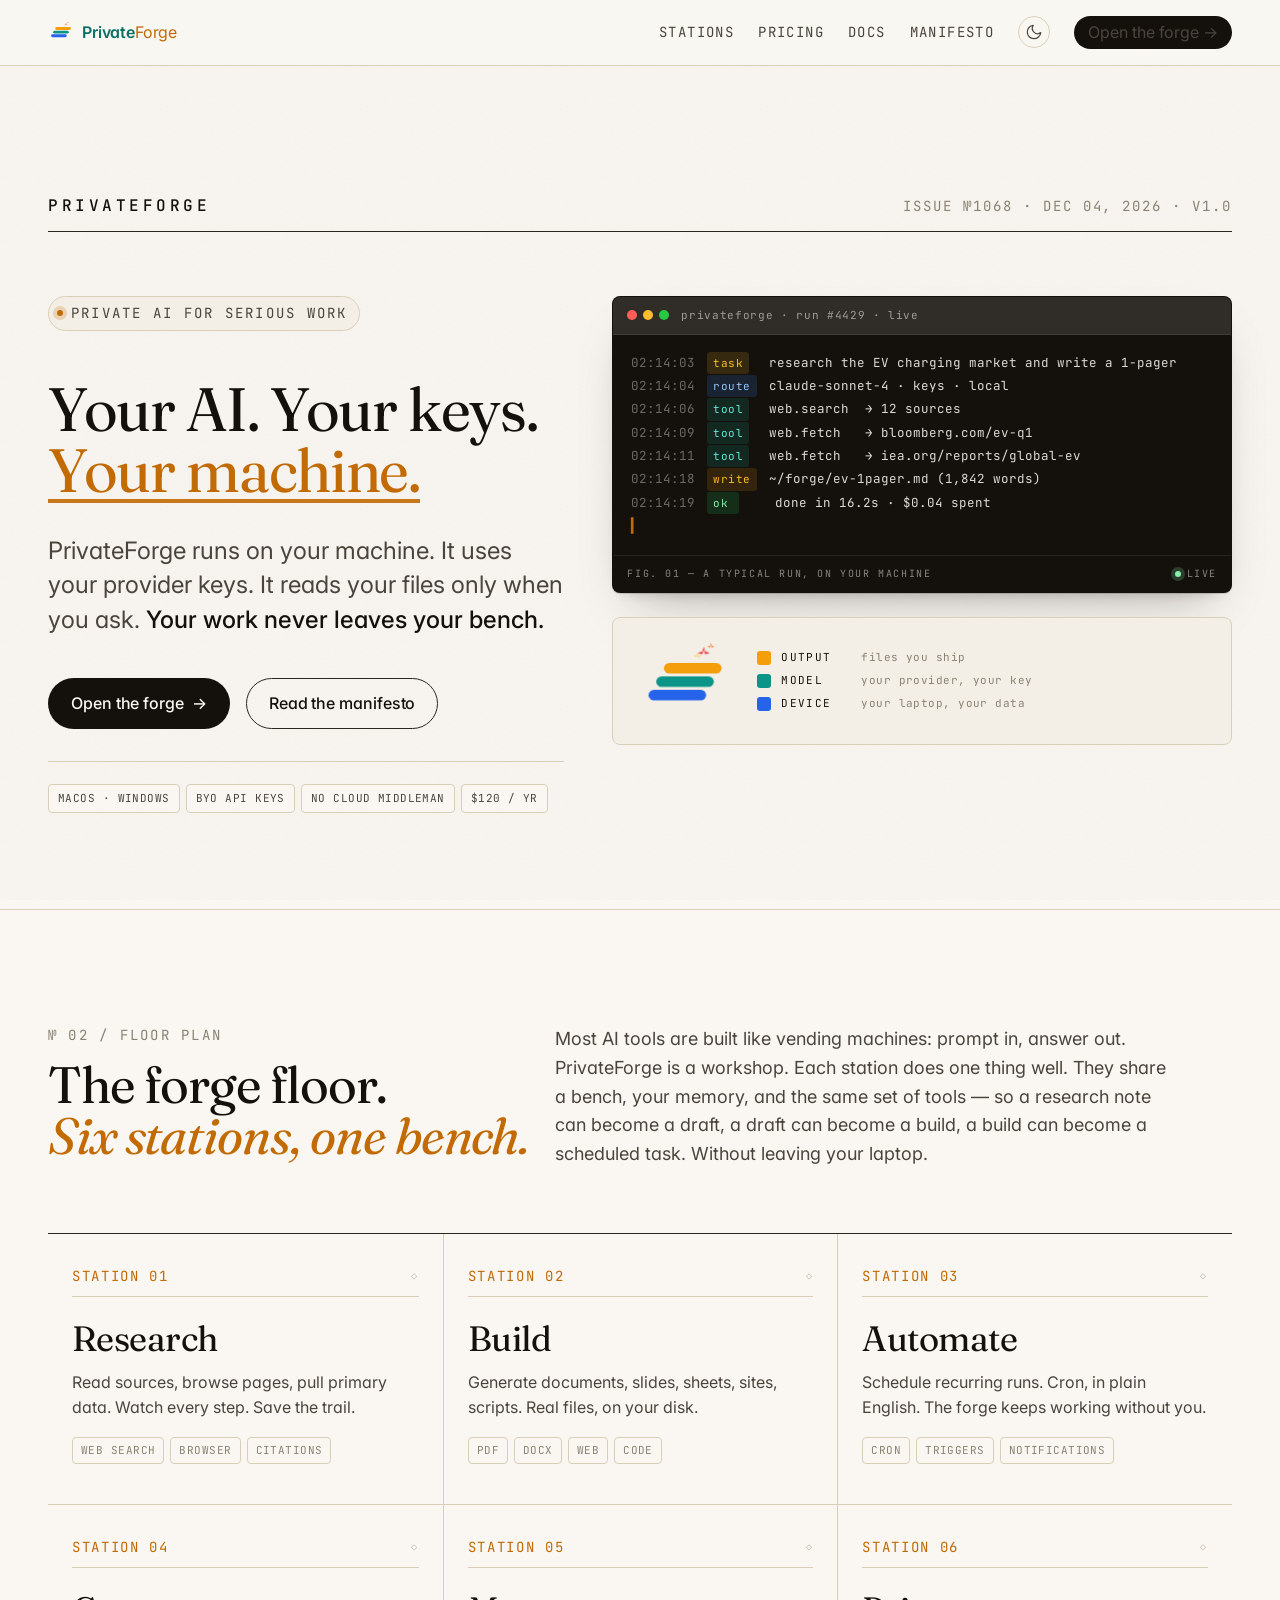
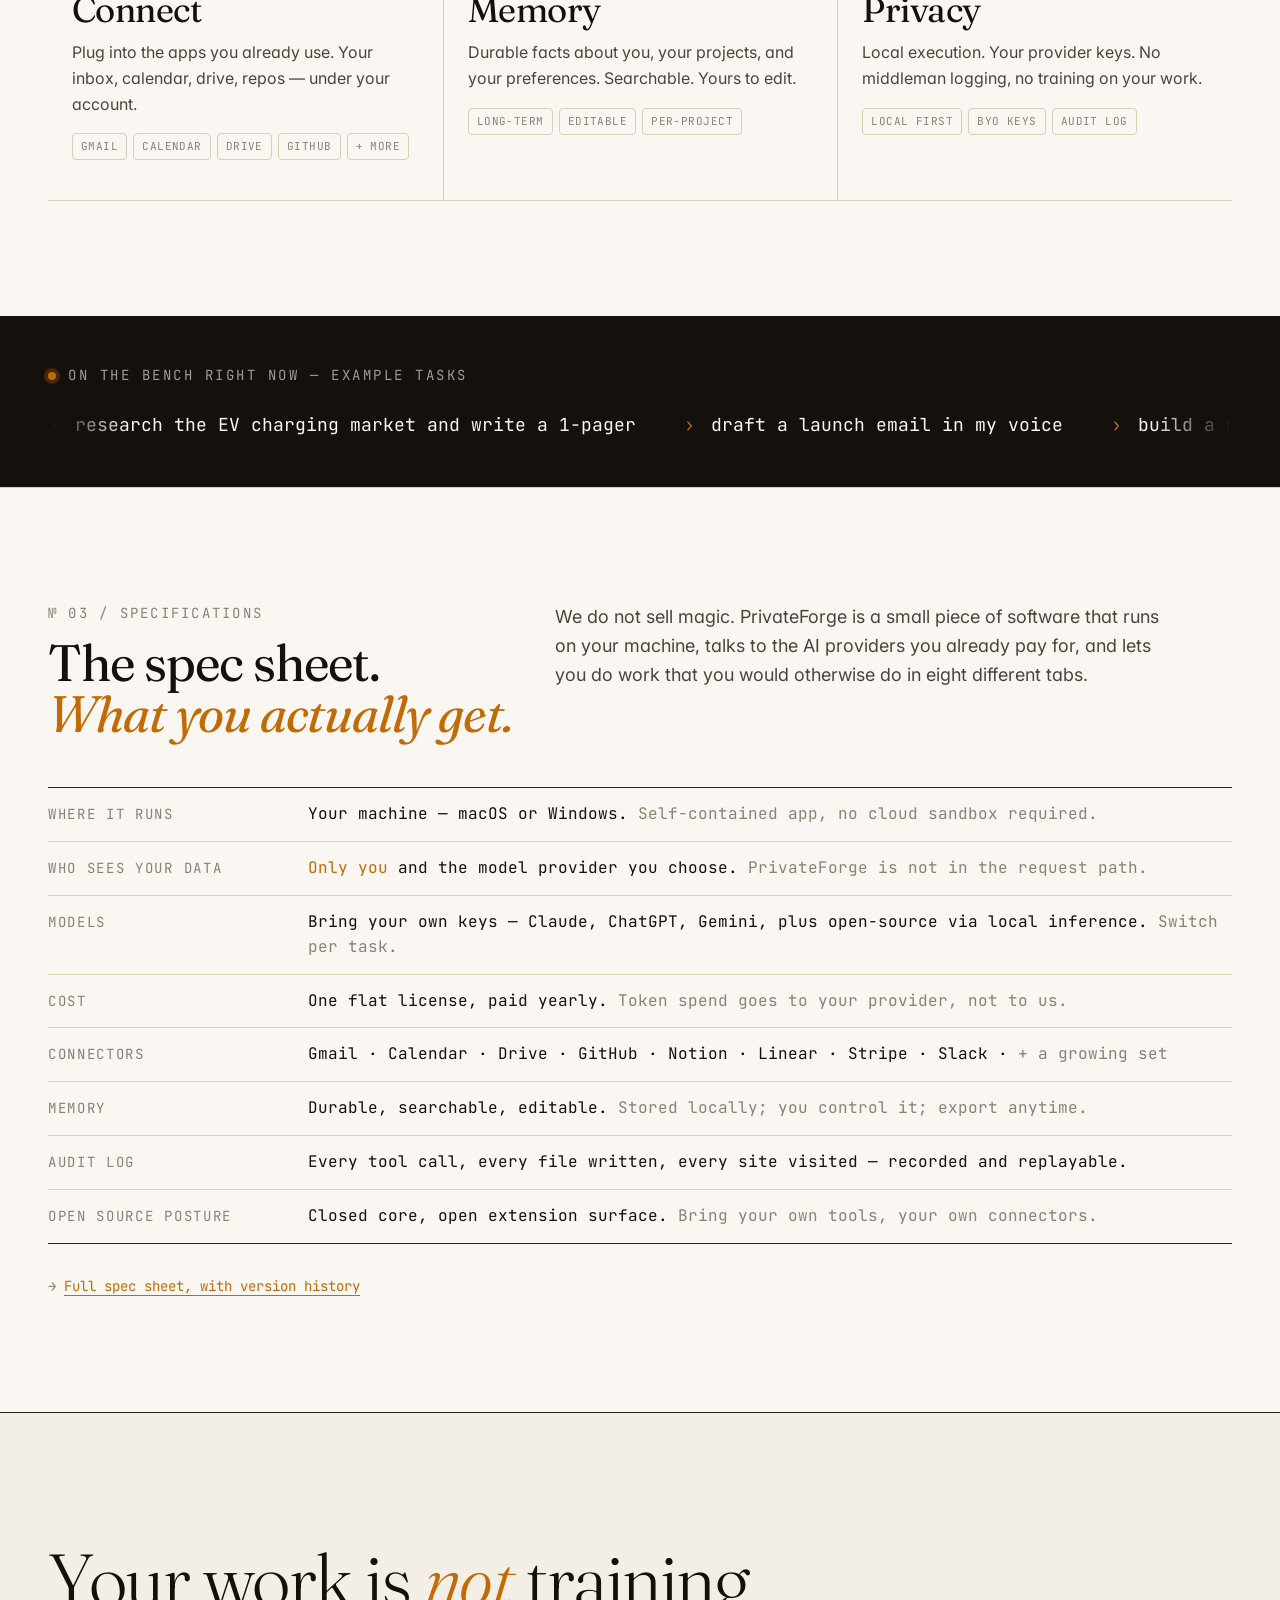
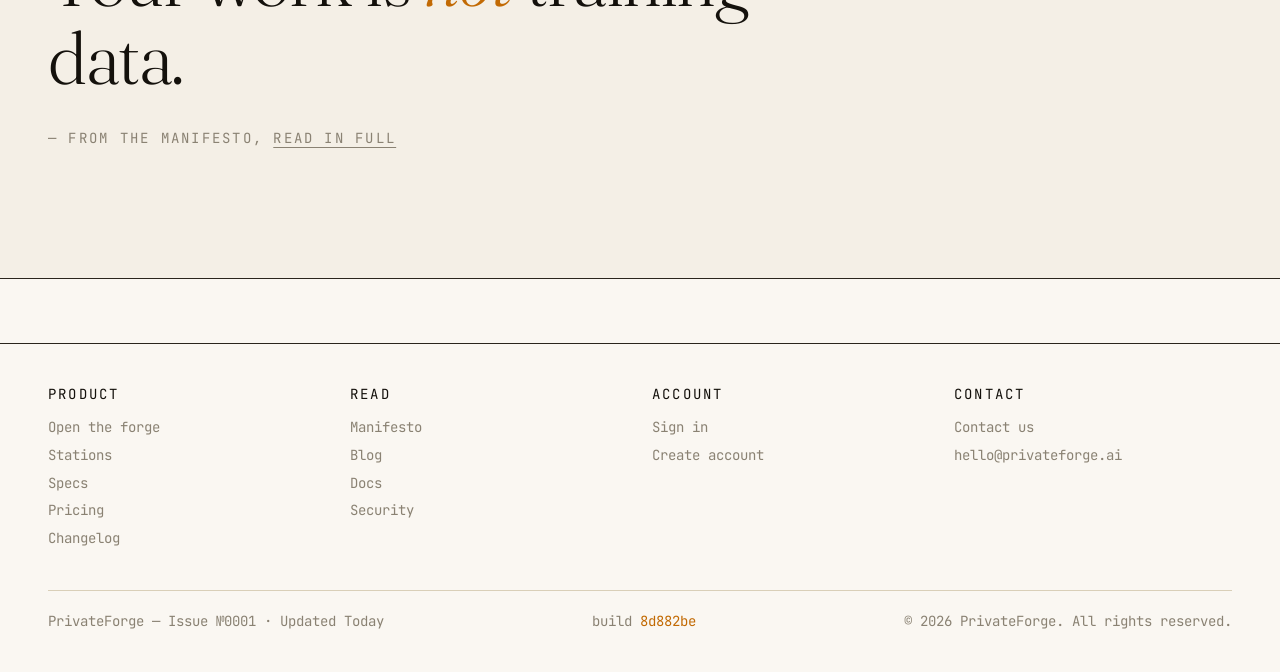
<file: index.html>
<!DOCTYPE html>
<html lang="en" data-theme="light">
<head>
  <meta charset="UTF-8" />
  <meta name="viewport" content="width=device-width, initial-scale=1" />
  <title>PrivateForge — A private workshop for your AI</title>
  <meta name="description" content="PrivateForge runs your AI on your machine, with your providers, on your data. Research, build, and automate without sending your work anywhere it doesn't belong." />

  <!-- Open Graph -->
  <meta property="og:title" content="PrivateForge — A private workshop for your AI" />
  <meta property="og:description" content="Research, build, and automate with your own AI providers. Locally. Privately." />
  <meta property="og:type" content="website" />
  <meta property="og:url" content="https://privateforge.ai" />

  <!-- Favicons (re-using the brand-verified asset) -->
  <link rel="icon" type="image/svg+xml" href="assets/favicon.svg" />
  <link rel="apple-touch-icon" href="assets/app-icon.svg" />

  <!-- Fonts: Inter (body), JetBrains Mono (mono), Fraunces (display) -->
  <link rel="preconnect" href="https://fonts.googleapis.com" />
  <link rel="preconnect" href="https://fonts.gstatic.com" crossorigin />
  <link href="https://fonts.googleapis.com/css2?family=Inter:wght@400;500;600&family=JetBrains+Mono:wght@400;500&family=Fraunces:opsz,wght,SOFT,WONK@9..144,300;9..144,400;9..144,500&display=swap" rel="stylesheet" />

  <link rel="stylesheet" href="assets/style.css" />
</head>
<body>
  <header class="site-header">
    <div class="shell site-header__inner">
      <a href="index.html" class="brand" aria-label="PrivateForge home">
        <svg class="brand__mark" xmlns="http://www.w3.org/2000/svg" viewBox="0 0 200 180" aria-hidden="true">
          <rect x="24" y="108" width="120" height="22" rx="11" fill="#2563EB"/>
          <rect x="40" y="80"  width="120" height="22" rx="11" fill="#0D9488"/>
          <rect x="56" y="52"  width="120" height="22" rx="11" fill="#F59E0B"/>
          <polygon points="136,34 139,24 142,34 152,31 142,28 139,18 136,28 126,31" fill="#EF4444"/>
          <polygon points="152,20 154,14 156,20 162,18 156,16 154,10 152,16 146,18" fill="#F97316" fill-opacity="0.85"/>
          <polygon points="124,40 126,34 128,40 134,38 128,36 126,30 124,36 118,38" fill="#FBBF24" fill-opacity="0.65"/>
        </svg>
        <span class="brand__name"><strong>Private</strong><em>Forge</em></span>
      </a>
      <nav class="nav" aria-label="Primary">
        <a href="#stations"      class="nav-link">Stations</a>
        <a href="pricing.html"   class="nav-link">Pricing</a>
        <a href="docs.html"      class="nav-link">Docs</a>
        <a href="manifesto.html" class="nav-link">Manifesto</a>
        <button class="theme-toggle" data-theme-toggle aria-label="Toggle theme"></button>
        <a href="https://app.privateforge.ai" class="nav__cta">Open the forge →</a>
      </nav>
    </div>
  </header>

  <main>
    <!-- ============================================================== -->
    <!-- HERO                                                            -->
    <!-- ============================================================== -->
    <section class="hero">
      <div class="shell">
        <div class="hero__masthead reveal">
          <span class="pub-name">PrivateForge</span>
          <span class="meta">Issue №<span data-issue>0001</span> · <span data-stamp>Today</span> · v1.0</span>
        </div>

        <div class="hero__layout">
          <div>
            <p class="hero__kicker reveal">
              <span class="hero__kicker-dot" aria-hidden="true"></span> Private AI for serious work
            </p>

            <h1 class="hero__title reveal">
              Your AI. Your keys.<br/>
              <span class="underset">Your machine.</span>
            </h1>

            <p class="hero__lede reveal" data-delay="2">
              PrivateForge runs on your machine. It uses your provider keys. It reads your files only when you ask. <strong>Your work never leaves your bench.</strong>
            </p>

            <div class="hero__cta-row reveal" data-delay="3">
              <a class="btn btn--primary" href="https://app.privateforge.ai">
                Open the forge <span class="arrow">→</span>
              </a>
              <a class="btn btn--ghost" href="manifesto.html">
                Read the manifesto
              </a>
            </div>

            <ul class="hero__chips reveal" data-delay="4">
              <li><span>macOS · Windows</span></li>
              <li><span>BYO API keys</span></li>
              <li><span>No cloud middleman</span></li>
              <li><span>$120 / yr</span></li>
            </ul>
          </div>

          <aside class="hero__aside reveal" data-delay="2" aria-label="Live runlog">
            <figure class="runlog">
              <header class="runlog__chrome">
                <span class="runlog__dots" aria-hidden="true"><i></i><i></i><i></i></span>
                <span class="runlog__title">privateforge · run #4429 · live</span>
              </header>
              <pre class="runlog__body" aria-live="polite"><span class="l-time">02:14:03</span> <span class="l-tag tag-task">task</span>  research the EV charging market and write a 1-pager
<span class="l-time">02:14:04</span> <span class="l-tag tag-route">route</span> claude-sonnet-4 · keys · local
<span class="l-time">02:14:06</span> <span class="l-tag tag-tool">tool</span>  web.search  → 12 sources
<span class="l-time">02:14:09</span> <span class="l-tag tag-tool">tool</span>  web.fetch   → bloomberg.com/ev-q1
<span class="l-time">02:14:11</span> <span class="l-tag tag-tool">tool</span>  web.fetch   → iea.org/reports/global-ev
<span class="l-time">02:14:18</span> <span class="l-tag tag-write">write</span> ~/forge/ev-1pager.md (1,842 words)
<span class="l-time">02:14:19</span> <span class="l-tag tag-ok">ok</span>    done in 16.2s · $0.04 spent
<span class="l-cur" aria-hidden="true">▍</span></pre>
              <footer class="runlog__caption">
                <span>FIG. 01 — A typical run, on your machine</span>
                <span class="runlog__pulse"><i></i> live</span>
              </footer>
            </figure>

            <figure class="mark-spec">
              <svg class="mark-svg" xmlns="http://www.w3.org/2000/svg" viewBox="0 0 200 180" aria-hidden="true">
                <rect class="pill pill--blue"  x="24" y="108" width="120" height="22" rx="11" fill="var(--pf-blue)"/>
                <rect class="pill pill--teal"  x="40" y="80"  width="120" height="22" rx="11" fill="var(--pf-teal)"/>
                <rect class="pill pill--amber" x="56" y="52"  width="120" height="22" rx="11" fill="var(--pf-amber)"/>
                <polygon class="spark spark--1" points="136,34 139,24 142,34 152,31 142,28 139,18 136,28 126,31" fill="var(--pf-spark1)"/>
                <polygon class="spark spark--2" points="152,20 154,14 156,20 162,18 156,16 154,10 152,16 146,18" fill="var(--pf-spark2)"/>
                <polygon class="spark spark--3" points="124,40 126,34 128,40 134,38 128,36 126,30 124,36 118,38" fill="var(--pf-spark3)"/>
              </svg>
              <ul class="mark-spec__legend">
                <li><span class="sw" style="background: var(--pf-amber)"></span><span class="k">Output</span><span class="v">files you ship</span></li>
                <li><span class="sw" style="background: var(--pf-teal)"></span><span class="k">Model</span><span class="v">your provider, your key</span></li>
                <li><span class="sw" style="background: var(--pf-blue)"></span><span class="k">Device</span><span class="v">your laptop, your data</span></li>
              </ul>
            </figure>
          </aside>
        </div>
      </div>
    </section>

    <!-- ============================================================== -->
    <!-- STATIONS — the forge floor                                      -->
    <!-- ============================================================== -->
    <section id="stations">
      <div class="shell">
        <div class="floor__intro">
          <div class="reveal">
            <div class="section-eyebrow">№ 02 / Floor plan</div>
            <h2 class="section-title">The forge floor.<br/><em>Six stations, one bench.</em></h2>
          </div>
          <p class="section-blurb reveal" data-delay="1">
            Most AI tools are built like vending machines: prompt in, answer out. PrivateForge is a workshop. Each station does one thing well. They share a bench, your memory, and the same set of tools — so a research note can become a draft, a draft can become a build, a build can become a scheduled task. Without leaving your laptop.
          </p>
        </div>

        <div class="stations">
          <article class="station reveal">
            <div class="station__no"><span>STATION 01</span><span class="glyph">◇</span></div>
            <h3>Research</h3>
            <p>Read sources, browse pages, pull primary data. Watch every step. Save the trail.</p>
            <ul><li>Web search</li><li>Browser</li><li>Citations</li></ul>
          </article>

          <article class="station reveal" data-delay="1">
            <div class="station__no"><span>STATION 02</span><span class="glyph">◇</span></div>
            <h3>Build</h3>
            <p>Generate documents, slides, sheets, sites, scripts. Real files, on your disk.</p>
            <ul><li>PDF</li><li>DOCX</li><li>Web</li><li>Code</li></ul>
          </article>

          <article class="station reveal" data-delay="2">
            <div class="station__no"><span>STATION 03</span><span class="glyph">◇</span></div>
            <h3>Automate</h3>
            <p>Schedule recurring runs. Cron, in plain English. The forge keeps working without you.</p>
            <ul><li>Cron</li><li>Triggers</li><li>Notifications</li></ul>
          </article>

          <article class="station reveal" data-delay="3">
            <div class="station__no"><span>STATION 04</span><span class="glyph">◇</span></div>
            <h3>Connect</h3>
            <p>Plug into the apps you already use. Your inbox, calendar, drive, repos — under your account.</p>
            <ul><li>Gmail</li><li>Calendar</li><li>Drive</li><li>GitHub</li><li>+ more</li></ul>
          </article>

          <article class="station reveal" data-delay="4">
            <div class="station__no"><span>STATION 05</span><span class="glyph">◇</span></div>
            <h3>Memory</h3>
            <p>Durable facts about you, your projects, and your preferences. Searchable. Yours to edit.</p>
            <ul><li>Long-term</li><li>Editable</li><li>Per-project</li></ul>
          </article>

          <article class="station reveal" data-delay="5">
            <div class="station__no"><span>STATION 06</span><span class="glyph">◇</span></div>
            <h3>Privacy</h3>
            <p>Local execution. Your provider keys. No middleman logging, no training on your work.</p>
            <ul><li>Local first</li><li>BYO keys</li><li>Audit log</li></ul>
          </article>
        </div>
      </div>
    </section>

    <!-- ============================================================== -->
    <!-- TICKER                                                          -->
    <!-- ============================================================== -->
    <section class="ticker" aria-label="Live task examples">
      <div class="shell">
        <div class="ticker__label reveal">
          <span class="ticker__dot" aria-hidden="true"></span>
          On the bench right now — example tasks
        </div>
        <div class="ticker__viewport">
          <div class="ticker__track" role="list">
            <span role="listitem">research the EV charging market and write a 1-pager</span>
            <span role="listitem">draft a launch email in my voice</span>
            <span role="listitem">build a habit tracker as a local web app</span>
            <span role="listitem">summarize this week's gmail into 5 bullets</span>
            <span role="listitem">compare Stripe vs Adyen for Series A SaaS</span>
            <span role="listitem">turn this PDF into a deck</span>
            <span role="listitem">automate Friday weekly review at 4pm</span>
            <span role="listitem">find five sources arguing the other side</span>
            <span role="listitem">reconcile last quarter's expenses against the bank export</span>
            <span role="listitem">write a Pomodoro timer with streaks</span>
          </div>
        </div>
      </div>
    </section>

    <!-- ============================================================== -->
    <!-- SPECS — facts, not marketing                                    -->
    <!-- ============================================================== -->
    <section id="specs-preview">
      <div class="shell">
        <div class="floor__intro specs__intro">
          <div class="reveal">
            <div class="section-eyebrow">№ 03 / Specifications</div>
            <h2 class="section-title">The spec sheet.<br/><em>What you actually get.</em></h2>
          </div>
          <p class="section-blurb reveal" data-delay="1">
            We do not sell magic. PrivateForge is a small piece of software that runs on your machine, talks to the AI providers you already pay for, and lets you do work that you would otherwise do in eight different tabs.
          </p>
        </div>

        <table class="spec-table reveal" aria-label="Product specifications">
          <tr>
            <th>Where it runs</th>
            <td>Your machine — macOS or Windows. <span class="qual">Self-contained app, no cloud sandbox required.</span></td>
          </tr>
          <tr>
            <th>Who sees your data</th>
            <td><span class="val">Only you</span> and the model provider you choose. <span class="qual">PrivateForge is not in the request path.</span></td>
          </tr>
          <tr>
            <th>Models</th>
            <td>Bring your own keys — Claude, ChatGPT, Gemini, plus open-source via local inference. <span class="qual">Switch per task.</span></td>
          </tr>
          <tr>
            <th>Cost</th>
            <td>One flat license, paid yearly. <span class="qual">Token spend goes to your provider, not to us.</span></td>
          </tr>
          <tr>
            <th>Connectors</th>
            <td>Gmail · Calendar · Drive · GitHub · Notion · Linear · Stripe · Slack · <span class="qual">+ a growing set</span></td>
          </tr>
          <tr>
            <th>Memory</th>
            <td>Durable, searchable, editable. <span class="qual">Stored locally; you control it; export anytime.</span></td>
          </tr>
          <tr>
            <th>Audit log</th>
            <td>Every tool call, every file written, every site visited — recorded and replayable.</td>
          </tr>
          <tr>
            <th>Open source posture</th>
            <td>Closed core, open extension surface. <span class="qual">Bring your own tools, your own connectors.</span></td>
          </tr>
        </table>

        <p class="reveal" style="margin-top: var(--space-8); font-family: var(--font-mono); font-size: var(--text-xs); color: var(--ink-muted);">
          → <a href="specs.html" style="color: var(--accent); border-bottom: 1px solid var(--accent);">Full spec sheet, with version history</a>
        </p>
      </div>
    </section>

    <!-- ============================================================== -->
    <!-- MANIFESTO PULL                                                  -->
    <!-- ============================================================== -->
    <section class="manifesto-pull">
      <div class="shell">
        <div class="reveal">
          <p class="manifesto-pull__inner">
            Your work is <em>not</em> training data.
          </p>
          <p class="manifesto-pull__cite">— From the manifesto, <a href="manifesto.html" style="text-decoration: underline; text-decoration-thickness: 1px; text-underline-offset: 4px;">read in full</a></p>
        </div>
      </div>
    </section>
  </main>

  <footer class="site-footer">
    <div class="shell">
      <div class="site-footer__inner">
        <div>
          <h4>Product</h4>
          <ul>
            <li><a href="https://app.privateforge.ai">Open the forge</a></li>
            <li><a href="#stations">Stations</a></li>
            <li><a href="specs.html">Specs</a></li>
            <li><a href="pricing.html">Pricing</a></li>
            <li><a href="changelog.html">Changelog</a></li>
          </ul>
        </div>
        <div>
          <h4>Read</h4>
          <ul>
            <li><a href="manifesto.html">Manifesto</a></li>
            <li><a href="blog.html">Blog</a></li>
            <li><a href="docs.html">Docs</a></li>
            <li><a href="security.html">Security</a></li>
          </ul>
        </div>
        <div>
          <h4>Account</h4>
          <ul>
            <li><a href="https://app.privateforge.ai/login">Sign in</a></li>
            <li><a href="https://app.privateforge.ai/signup">Create account</a></li>
          </ul>
        </div>
        <div>
          <h4>Contact</h4>
          <ul>
            <li><a href="contact.html">Contact us</a></li>
            <li><a href="mailto:hello@privateforge.ai">hello@privateforge.ai</a></li>
          </ul>
        </div>
      </div>

      <div class="site-footer__colophon">
        <span>PrivateForge — Issue №<span data-issue>0001</span> · Updated <span data-stamp>Today</span></span>
        <span>build <span class="build-hash" data-build>0000000</span></span>
        <span>© <script>document.write(new Date().getFullYear())</script> PrivateForge. All rights reserved.</span>
      </div>
    </div>
  </footer>

  <script src="assets/site.js" defer></script>
</body>
</html>
</file>
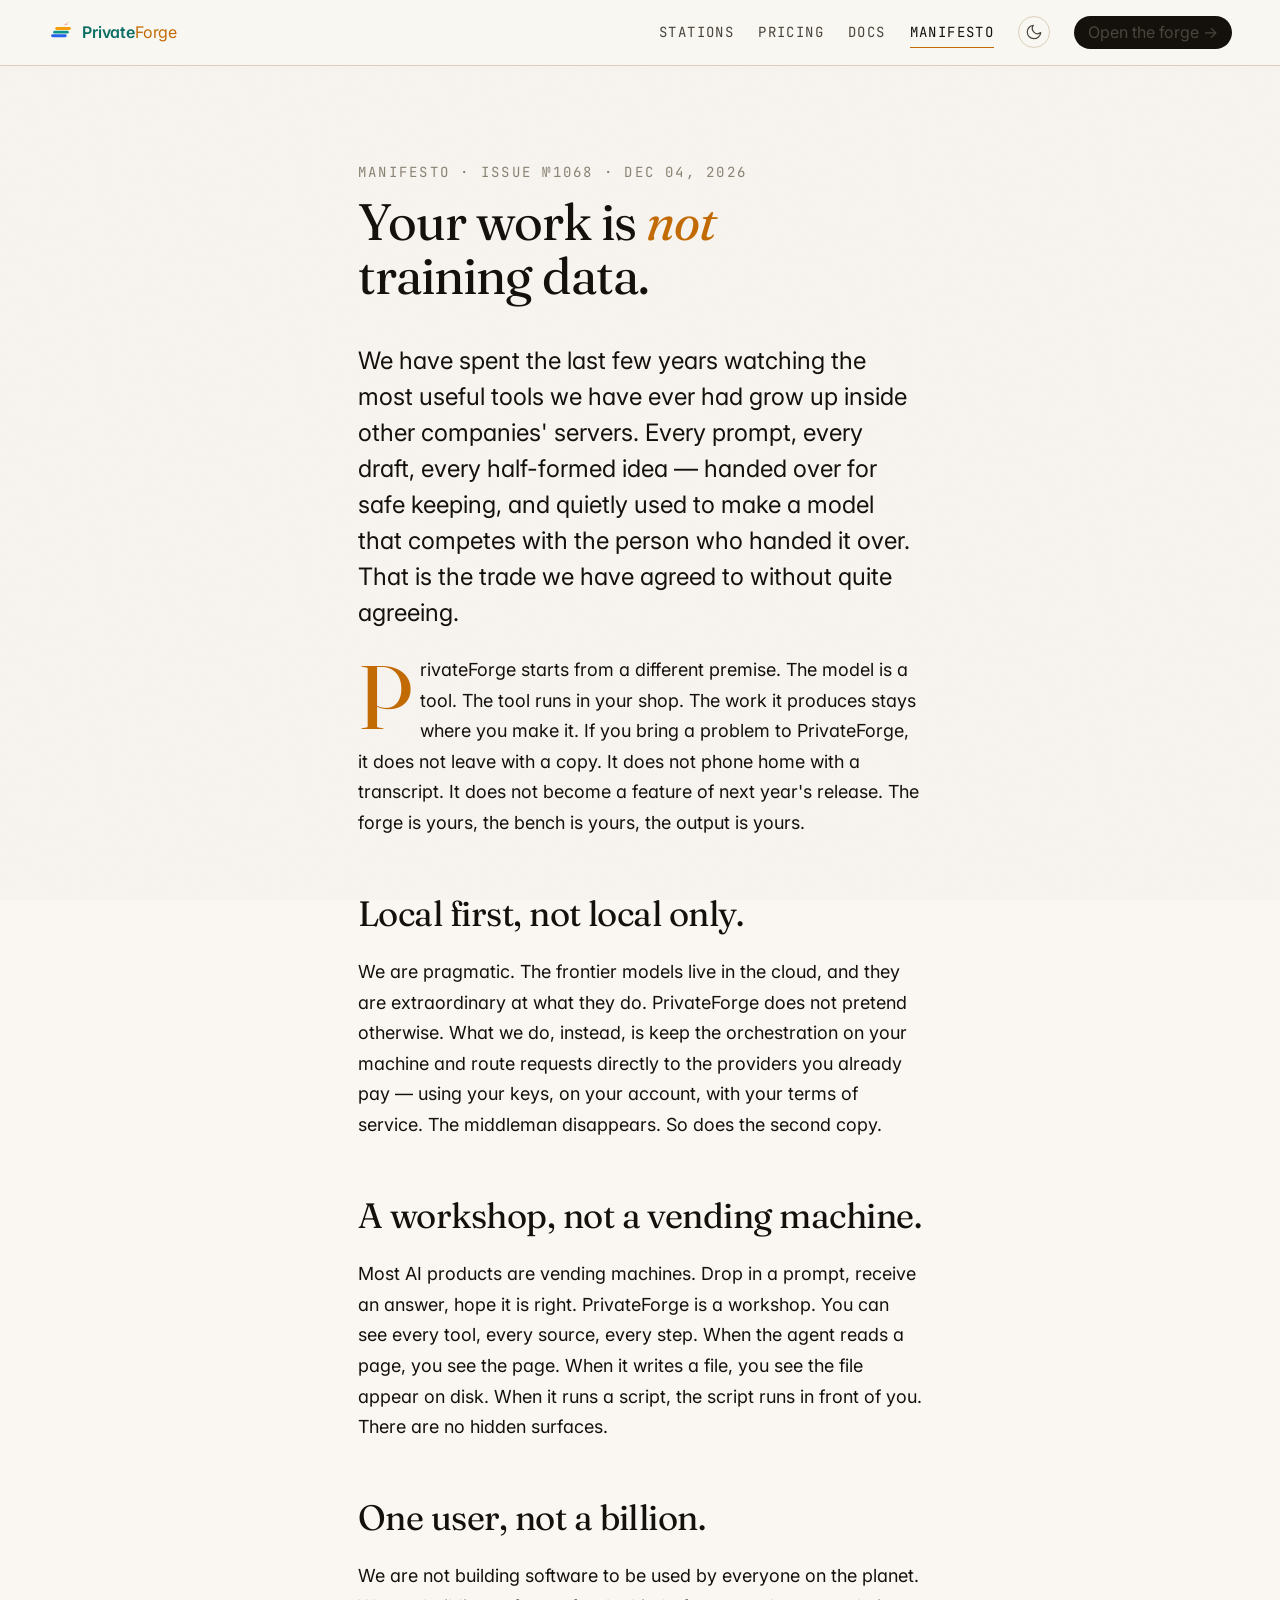
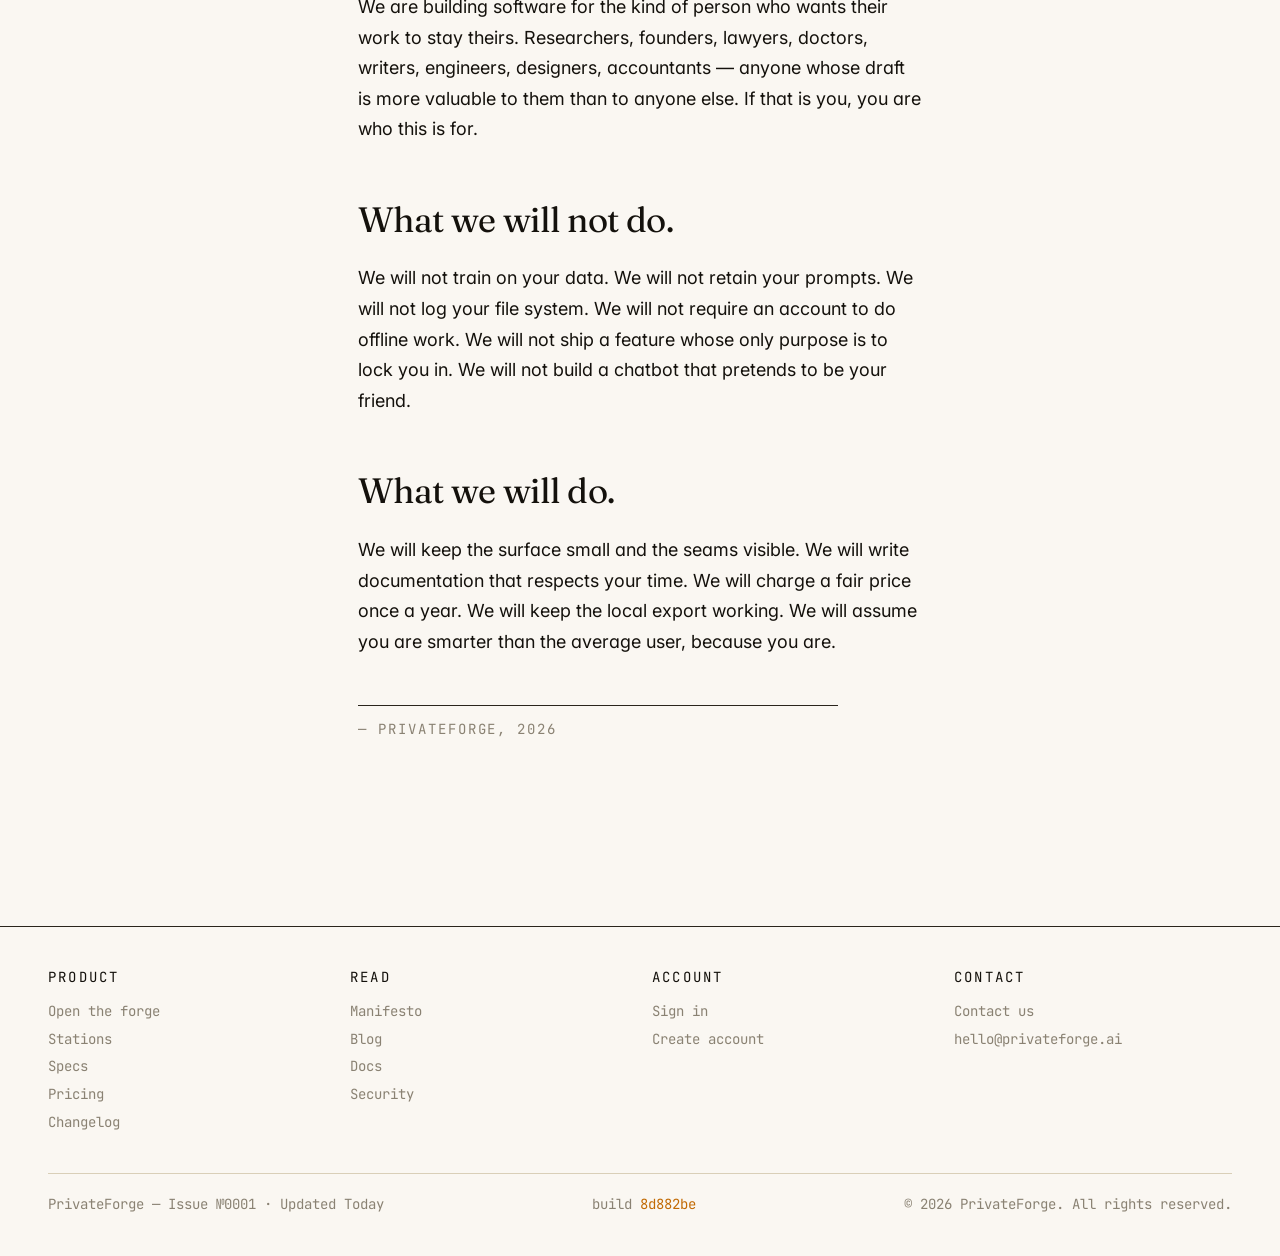
<file: about.html>
<!DOCTYPE html>
<html lang="en" data-theme="light">
<head>
  <meta charset="UTF-8" />
  <meta http-equiv="refresh" content="0; url=manifesto.html" />
  <link rel="canonical" href="https://privateforge.ai/manifesto.html" />
  <title>About — PrivateForge</title>
  <meta name="description" content="About PrivateForge. See the manifesto for our full statement of intent." />
  <meta name="robots" content="noindex" />
  <link rel="icon" type="image/svg+xml" href="assets/favicon.svg" />
  <link rel="preconnect" href="https://fonts.googleapis.com" />
  <link rel="preconnect" href="https://fonts.gstatic.com" crossorigin />
  <link href="https://fonts.googleapis.com/css2?family=Inter:wght@400;500;600&family=JetBrains+Mono:wght@400;500&family=Fraunces:opsz,wght,SOFT,WONK@9..144,300;9..144,400;9..144,500&display=swap" rel="stylesheet" />
  <link rel="stylesheet" href="assets/style.css" />
</head>
<body>
  <main class="shell" style="min-height: 80dvh; display: grid; place-items: center; padding-block: var(--space-16); text-align: center;">
    <div>
      <p class="section-eyebrow" style="margin-bottom: var(--space-4);">Redirecting</p>
      <p class="hero__lede" style="margin: 0 auto var(--space-6); max-width: 36ch;">
        About lives at <a href="manifesto.html" style="color: var(--accent); border-bottom: 1px solid var(--accent);">the manifesto</a>.
      </p>
      <a href="manifesto.html" class="btn btn--primary">Go to the manifesto <span class="arrow">→</span></a>
    </div>
  </main>
  <script>setTimeout(function(){ window.location.replace("manifesto.html"); }, 0);</script>
</body>
</html>
</file>
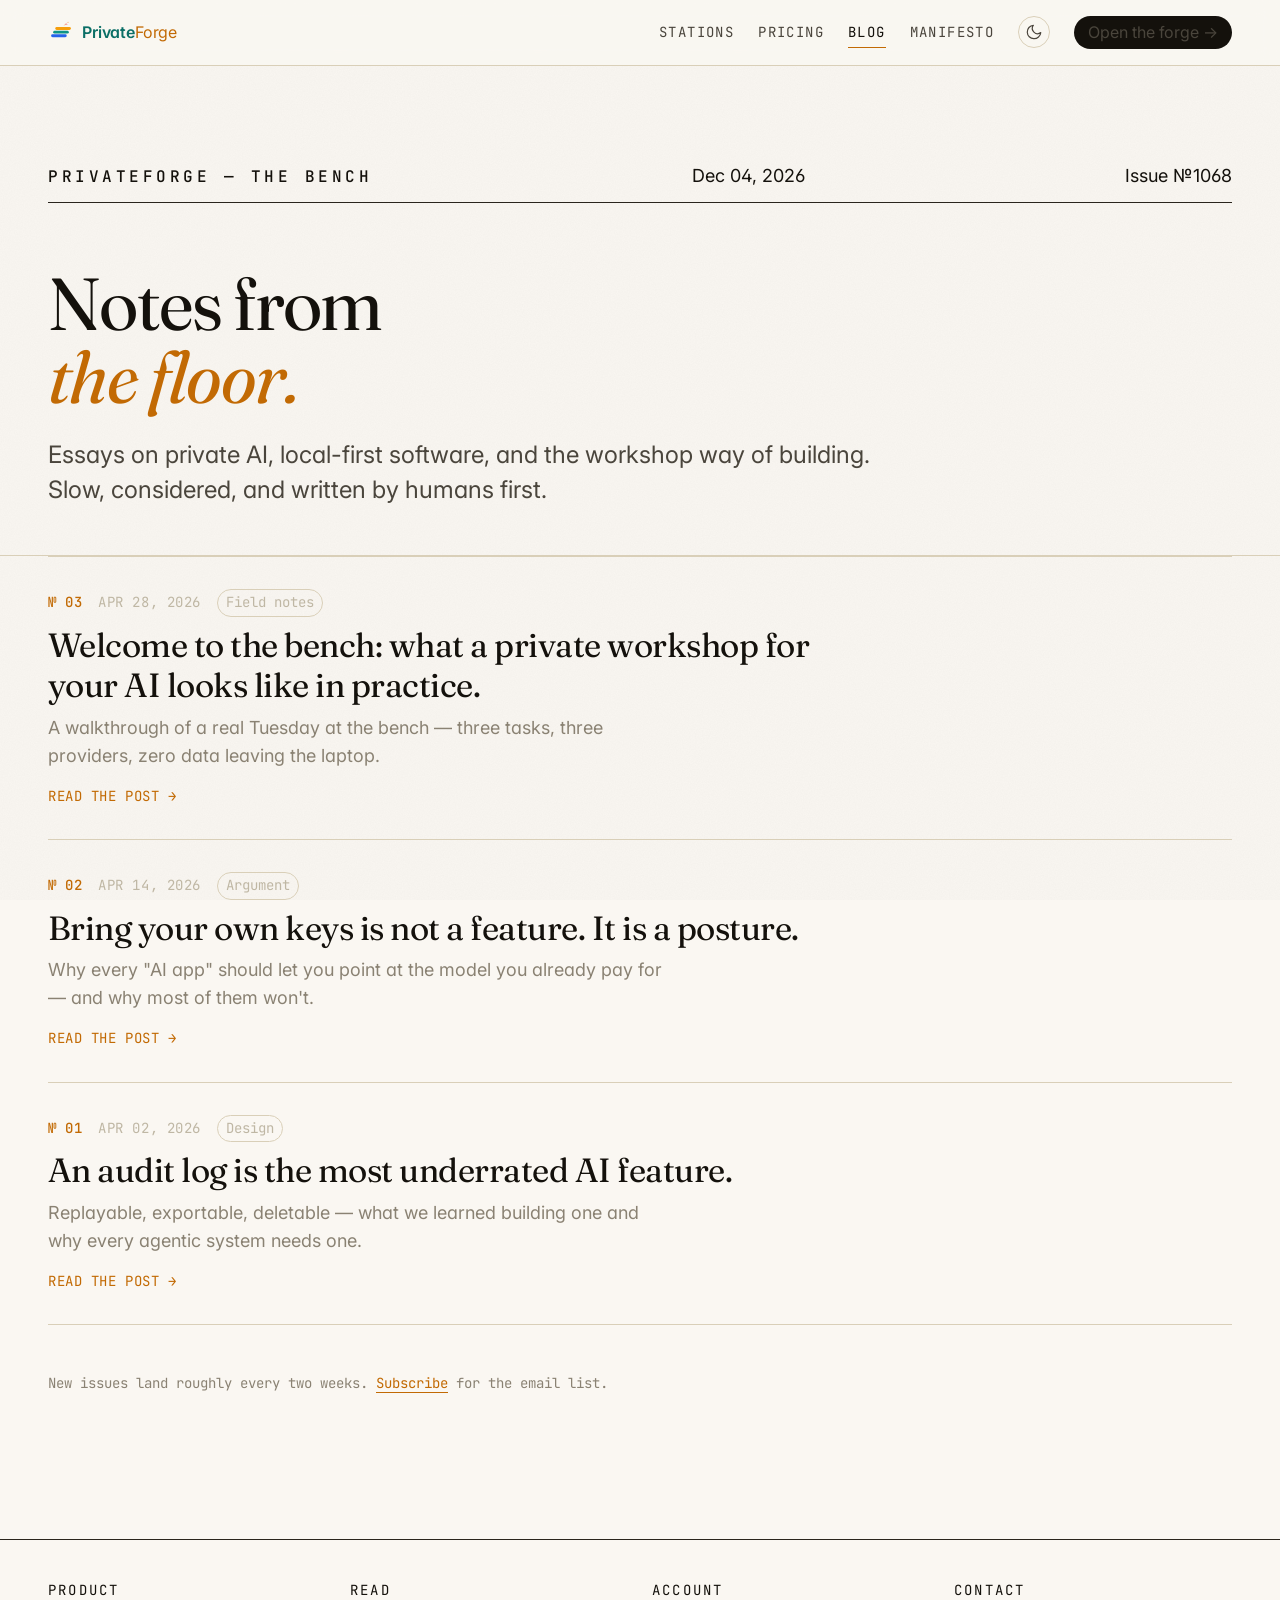
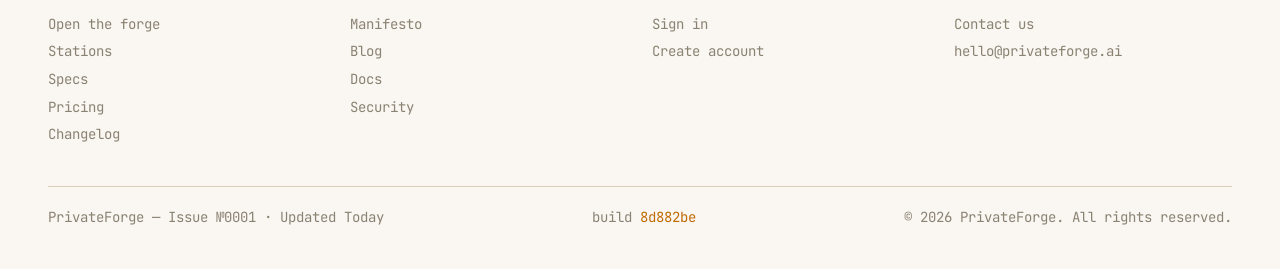
<file: blog.html>
<!DOCTYPE html>
<html lang="en" data-theme="light">
<head>
  <meta charset="UTF-8" />
  <meta name="viewport" content="width=device-width, initial-scale=1" />
  <title>Blog — PrivateForge</title>
  <meta name="description" content="Notes from the floor. Essays on private AI, local-first software, and the workshop way of building." />

  <meta property="og:title" content="Blog — PrivateForge" />
  <meta property="og:description" content="Notes from the floor." />
  <meta property="og:type" content="website" />
  <meta property="og:url" content="https://privateforge.ai/blog.html" />

  <link rel="icon" type="image/svg+xml" href="assets/favicon.svg" />
  <link rel="apple-touch-icon" href="assets/app-icon.svg" />
  <link rel="preconnect" href="https://fonts.googleapis.com" />
  <link rel="preconnect" href="https://fonts.gstatic.com" crossorigin />
  <link href="https://fonts.googleapis.com/css2?family=Inter:wght@400;500;600&family=JetBrains+Mono:wght@400;500&family=Fraunces:opsz,wght,SOFT,WONK@9..144,300;9..144,400;9..144,500&display=swap" rel="stylesheet" />
  <link rel="stylesheet" href="assets/style.css" />
</head>
<body>
  <header class="site-header">
    <div class="shell site-header__inner">
      <a href="index.html" class="brand" aria-label="PrivateForge home">
        <svg class="brand__mark" xmlns="http://www.w3.org/2000/svg" viewBox="0 0 200 180" aria-hidden="true">
          <rect x="24" y="108" width="120" height="22" rx="11" fill="#2563EB"/>
          <rect x="40" y="80"  width="120" height="22" rx="11" fill="#0D9488"/>
          <rect x="56" y="52"  width="120" height="22" rx="11" fill="#F59E0B"/>
          <polygon points="136,34 139,24 142,34 152,31 142,28 139,18 136,28 126,31" fill="#EF4444"/>
          <polygon points="152,20 154,14 156,20 162,18 156,16 154,10 152,16 146,18" fill="#F97316" fill-opacity="0.85"/>
          <polygon points="124,40 126,34 128,40 134,38 128,36 126,30 124,36 118,38" fill="#FBBF24" fill-opacity="0.65"/>
        </svg>
        <span class="brand__name"><strong>Private</strong><em>Forge</em></span>
      </a>
      <nav class="nav" aria-label="Primary">
        <a href="index.html#stations" class="nav-link">Stations</a>
        <a href="pricing.html" class="nav-link">Pricing</a>
        <a href="blog.html" class="nav-link" aria-current="page">Blog</a>
        <a href="manifesto.html" class="nav-link">Manifesto</a>
        <button class="theme-toggle" data-theme-toggle aria-label="Toggle theme"></button>
        <a href="https://app.privateforge.ai" class="nav__cta">Open the forge →</a>
      </nav>
    </div>
  </header>

  <main>
    <section class="hero" style="padding-block: clamp(var(--space-16), 8vw, var(--space-24)) var(--space-12);">
      <div class="shell">
        <div class="hero__masthead reveal">
          <span class="pub-name">PrivateForge — The Bench</span>
          <span><span data-stamp>Today</span></span>
          <span>Issue №<span data-issue>0001</span></span>
        </div>
        <h1 class="hero__title reveal" style="font-size: var(--text-3xl); margin-top: var(--space-8);">
          Notes from<br/><em>the floor.</em>
        </h1>
        <p class="hero__lede reveal" data-delay="2" style="margin-top: var(--space-6); max-width: 56ch;">
          Essays on private AI, local-first software, and the workshop way of building. Slow, considered, and written by humans first.
        </p>
      </div>
    </section>

    <section style="padding-block: 0 var(--space-20);">
      <div class="shell">
        <ul class="post-list">
          <li class="post-list__item reveal">
            <a href="blog/welcome-to-the-bench.html" class="post-list__link">
              <div class="post-list__meta">
                <span class="post-list__no">№ 03</span>
                <span class="post-list__date">Apr 28, 2026</span>
                <span class="post-list__cat">Field notes</span>
              </div>
              <h2 class="post-list__title">Welcome to the bench: what a private workshop for your AI looks like in practice.</h2>
              <p class="post-list__dek">A walkthrough of a real Tuesday at the bench — three tasks, three providers, zero data leaving the laptop.</p>
              <span class="post-list__cta">Read the post <span class="arrow">→</span></span>
            </a>
          </li>

          <li class="post-list__item reveal" data-delay="1">
            <a href="blog/why-byo-keys.html" class="post-list__link">
              <div class="post-list__meta">
                <span class="post-list__no">№ 02</span>
                <span class="post-list__date">Apr 14, 2026</span>
                <span class="post-list__cat">Argument</span>
              </div>
              <h2 class="post-list__title">Bring your own keys is not a feature. It is a posture.</h2>
              <p class="post-list__dek">Why every "AI app" should let you point at the model you already pay for — and why most of them won't.</p>
              <span class="post-list__cta">Read the post <span class="arrow">→</span></span>
            </a>
          </li>

          <li class="post-list__item reveal" data-delay="2">
            <a href="blog/audit-log.html" class="post-list__link">
              <div class="post-list__meta">
                <span class="post-list__no">№ 01</span>
                <span class="post-list__date">Apr 02, 2026</span>
                <span class="post-list__cat">Design</span>
              </div>
              <h2 class="post-list__title">An audit log is the most underrated AI feature.</h2>
              <p class="post-list__dek">Replayable, exportable, deletable — what we learned building one and why every agentic system needs one.</p>
              <span class="post-list__cta">Read the post <span class="arrow">→</span></span>
            </a>
          </li>
        </ul>

        <p class="reveal" style="margin-top: var(--space-12); font-family: var(--font-mono); font-size: var(--text-xs); color: var(--ink-muted);">
          New issues land roughly every two weeks. <a href="contact.html" style="color: var(--accent); border-bottom: 1px solid var(--accent);">Subscribe</a> for the email list.
        </p>
      </div>
    </section>
  </main>

  <footer class="site-footer">
    <div class="shell">
      <div class="site-footer__inner">
        <div>
          <h4>Product</h4>
          <ul>
            <li><a href="https://app.privateforge.ai">Open the forge</a></li>
            <li><a href="index.html#stations">Stations</a></li>
            <li><a href="specs.html">Specs</a></li>
            <li><a href="pricing.html">Pricing</a></li>
            <li><a href="changelog.html">Changelog</a></li>
          </ul>
        </div>
        <div>
          <h4>Read</h4>
          <ul>
            <li><a href="manifesto.html">Manifesto</a></li>
            <li><a href="blog.html">Blog</a></li>
            <li><a href="docs.html">Docs</a></li>
            <li><a href="security.html">Security</a></li>
          </ul>
        </div>
        <div>
          <h4>Account</h4>
          <ul>
            <li><a href="https://app.privateforge.ai/login">Sign in</a></li>
            <li><a href="https://app.privateforge.ai/signup">Create account</a></li>
          </ul>
        </div>
        <div>
          <h4>Contact</h4>
          <ul>
            <li><a href="contact.html">Contact us</a></li>
            <li><a href="mailto:hello@privateforge.ai">hello@privateforge.ai</a></li>
          </ul>
        </div>
      </div>

      <div class="site-footer__colophon">
        <span>PrivateForge — Issue №<span data-issue>0001</span> · Updated <span data-stamp>Today</span></span>
        <span>build <span class="build-hash" data-build>0000000</span></span>
        <span>© <script>document.write(new Date().getFullYear())</script> PrivateForge. All rights reserved.</span>
      </div>
    </div>
  </footer>

  <script src="assets/site.js" defer></script>
</body>
</html>
</file>
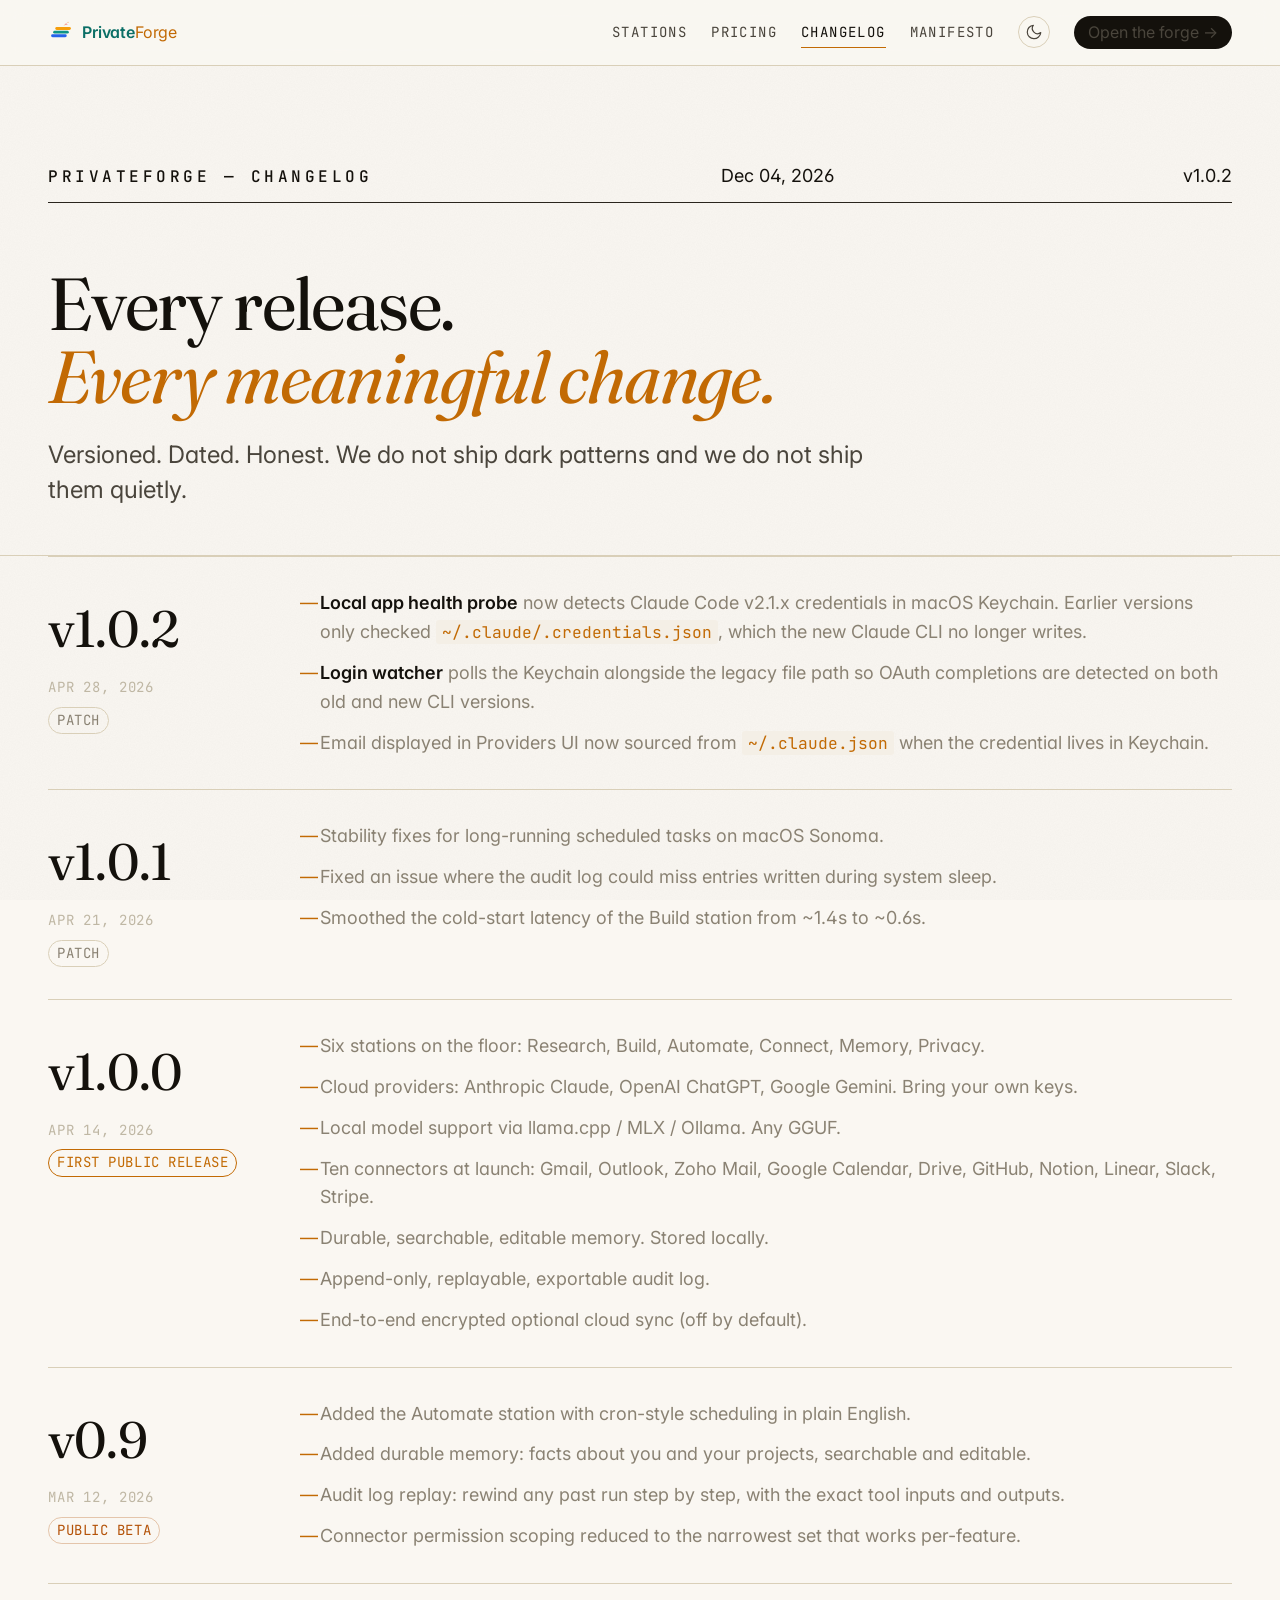
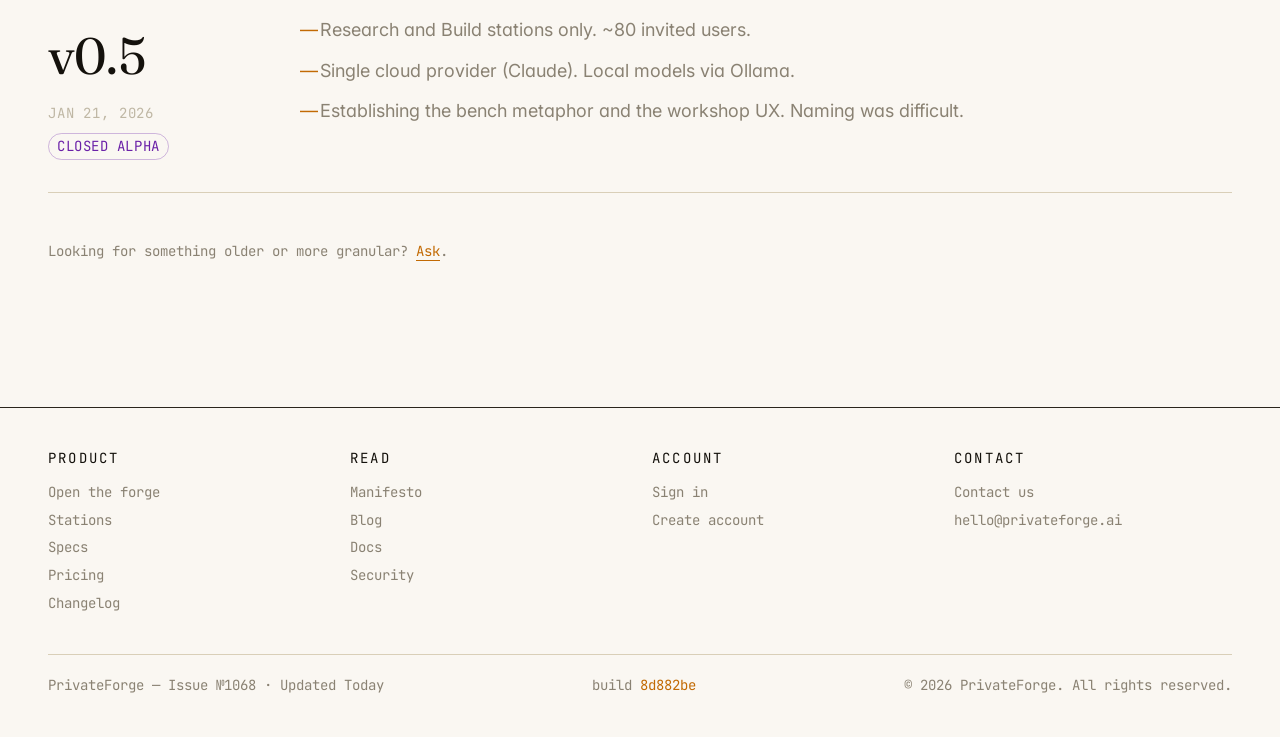
<file: changelog.html>
<!DOCTYPE html>
<html lang="en" data-theme="light">
<head>
  <meta charset="UTF-8" />
  <meta name="viewport" content="width=device-width, initial-scale=1" />
  <title>Changelog — PrivateForge</title>
  <meta name="description" content="Every release, every meaningful change. Versioned. Dated. Honest." />

  <meta property="og:title" content="Changelog — PrivateForge" />
  <meta property="og:description" content="Every release, every meaningful change." />
  <meta property="og:type" content="website" />
  <meta property="og:url" content="https://privateforge.ai/changelog.html" />

  <link rel="icon" type="image/svg+xml" href="assets/favicon.svg" />
  <link rel="apple-touch-icon" href="assets/app-icon.svg" />
  <link rel="preconnect" href="https://fonts.googleapis.com" />
  <link rel="preconnect" href="https://fonts.gstatic.com" crossorigin />
  <link href="https://fonts.googleapis.com/css2?family=Inter:wght@400;500;600&family=JetBrains+Mono:wght@400;500&family=Fraunces:opsz,wght,SOFT,WONK@9..144,300;9..144,400;9..144,500&display=swap" rel="stylesheet" />
  <link rel="stylesheet" href="assets/style.css" />
</head>
<body>
  <header class="site-header">
    <div class="shell site-header__inner">
      <a href="index.html" class="brand" aria-label="PrivateForge home">
        <svg class="brand__mark" xmlns="http://www.w3.org/2000/svg" viewBox="0 0 200 180" aria-hidden="true">
          <rect x="24" y="108" width="120" height="22" rx="11" fill="#2563EB"/>
          <rect x="40" y="80"  width="120" height="22" rx="11" fill="#0D9488"/>
          <rect x="56" y="52"  width="120" height="22" rx="11" fill="#F59E0B"/>
          <polygon points="136,34 139,24 142,34 152,31 142,28 139,18 136,28 126,31" fill="#EF4444"/>
          <polygon points="152,20 154,14 156,20 162,18 156,16 154,10 152,16 146,18" fill="#F97316" fill-opacity="0.85"/>
          <polygon points="124,40 126,34 128,40 134,38 128,36 126,30 124,36 118,38" fill="#FBBF24" fill-opacity="0.65"/>
        </svg>
        <span class="brand__name"><strong>Private</strong><em>Forge</em></span>
      </a>
      <nav class="nav" aria-label="Primary">
        <a href="index.html#stations" class="nav-link">Stations</a>
        <a href="pricing.html" class="nav-link">Pricing</a>
        <a href="changelog.html" class="nav-link" aria-current="page">Changelog</a>
        <a href="manifesto.html" class="nav-link">Manifesto</a>
        <button class="theme-toggle" data-theme-toggle aria-label="Toggle theme"></button>
        <a href="https://app.privateforge.ai" class="nav__cta">Open the forge →</a>
      </nav>
    </div>
  </header>

  <main>
    <section class="hero" style="padding-block: clamp(var(--space-16), 8vw, var(--space-24)) var(--space-12);">
      <div class="shell">
        <div class="hero__masthead reveal">
          <span class="pub-name">PrivateForge — Changelog</span>
          <span><span data-stamp>Today</span></span>
          <span>v1.0.2</span>
        </div>
        <h1 class="hero__title reveal" style="font-size: var(--text-3xl); margin-top: var(--space-8);">
          Every release.<br/><em>Every meaningful change.</em>
        </h1>
        <p class="hero__lede reveal" data-delay="2" style="margin-top: var(--space-6); max-width: 56ch;">
          Versioned. Dated. Honest. We do not ship dark patterns and we do not ship them quietly.
        </p>
      </div>
    </section>

    <section style="padding-block: 0 var(--space-20);">
      <div class="shell">
        <ol class="release-list">
          <li class="release reveal">
            <header class="release__head">
              <span class="release__ver">v1.0.2</span>
              <span class="release__date">Apr 28, 2026</span>
              <span class="release__tag tag--patch">Patch</span>
            </header>
            <ul class="release__notes">
              <li><strong>Local app health probe</strong> now detects Claude Code v2.1.x credentials in macOS Keychain. Earlier versions only checked <code>~/.claude/.credentials.json</code>, which the new Claude CLI no longer writes.</li>
              <li><strong>Login watcher</strong> polls the Keychain alongside the legacy file path so OAuth completions are detected on both old and new CLI versions.</li>
              <li>Email displayed in Providers UI now sourced from <code>~/.claude.json</code> when the credential lives in Keychain.</li>
            </ul>
          </li>

          <li class="release reveal" data-delay="1">
            <header class="release__head">
              <span class="release__ver">v1.0.1</span>
              <span class="release__date">Apr 21, 2026</span>
              <span class="release__tag tag--patch">Patch</span>
            </header>
            <ul class="release__notes">
              <li>Stability fixes for long-running scheduled tasks on macOS Sonoma.</li>
              <li>Fixed an issue where the audit log could miss entries written during system sleep.</li>
              <li>Smoothed the cold-start latency of the Build station from ~1.4s to ~0.6s.</li>
            </ul>
          </li>

          <li class="release reveal" data-delay="2">
            <header class="release__head">
              <span class="release__ver">v1.0.0</span>
              <span class="release__date">Apr 14, 2026</span>
              <span class="release__tag tag--major">First public release</span>
            </header>
            <ul class="release__notes">
              <li>Six stations on the floor: Research, Build, Automate, Connect, Memory, Privacy.</li>
              <li>Cloud providers: Anthropic Claude, OpenAI ChatGPT, Google Gemini. Bring your own keys.</li>
              <li>Local model support via llama.cpp / MLX / Ollama. Any GGUF.</li>
              <li>Ten connectors at launch: Gmail, Outlook, Zoho Mail, Google Calendar, Drive, GitHub, Notion, Linear, Slack, Stripe.</li>
              <li>Durable, searchable, editable memory. Stored locally.</li>
              <li>Append-only, replayable, exportable audit log.</li>
              <li>End-to-end encrypted optional cloud sync (off by default).</li>
            </ul>
          </li>

          <li class="release reveal" data-delay="3">
            <header class="release__head">
              <span class="release__ver">v0.9</span>
              <span class="release__date">Mar 12, 2026</span>
              <span class="release__tag tag--beta">Public beta</span>
            </header>
            <ul class="release__notes">
              <li>Added the Automate station with cron-style scheduling in plain English.</li>
              <li>Added durable memory: facts about you and your projects, searchable and editable.</li>
              <li>Audit log replay: rewind any past run step by step, with the exact tool inputs and outputs.</li>
              <li>Connector permission scoping reduced to the narrowest set that works per-feature.</li>
            </ul>
          </li>

          <li class="release reveal" data-delay="4">
            <header class="release__head">
              <span class="release__ver">v0.5</span>
              <span class="release__date">Jan 21, 2026</span>
              <span class="release__tag tag--alpha">Closed alpha</span>
            </header>
            <ul class="release__notes">
              <li>Research and Build stations only. ~80 invited users.</li>
              <li>Single cloud provider (Claude). Local models via Ollama.</li>
              <li>Establishing the bench metaphor and the workshop UX. Naming was difficult.</li>
            </ul>
          </li>
        </ol>

        <p class="reveal" style="margin-top: var(--space-12); font-family: var(--font-mono); font-size: var(--text-xs); color: var(--ink-muted);">
          Looking for something older or more granular? <a href="contact.html" style="color: var(--accent); border-bottom: 1px solid var(--accent);">Ask</a>.
        </p>
      </div>
    </section>
  </main>

  <footer class="site-footer">
    <div class="shell">
      <div class="site-footer__inner">
        <div>
          <h4>Product</h4>
          <ul>
            <li><a href="https://app.privateforge.ai">Open the forge</a></li>
            <li><a href="index.html#stations">Stations</a></li>
            <li><a href="specs.html">Specs</a></li>
            <li><a href="pricing.html">Pricing</a></li>
            <li><a href="changelog.html">Changelog</a></li>
          </ul>
        </div>
        <div>
          <h4>Read</h4>
          <ul>
            <li><a href="manifesto.html">Manifesto</a></li>
            <li><a href="blog.html">Blog</a></li>
            <li><a href="docs.html">Docs</a></li>
            <li><a href="security.html">Security</a></li>
          </ul>
        </div>
        <div>
          <h4>Account</h4>
          <ul>
            <li><a href="https://app.privateforge.ai/login">Sign in</a></li>
            <li><a href="https://app.privateforge.ai/signup">Create account</a></li>
          </ul>
        </div>
        <div>
          <h4>Contact</h4>
          <ul>
            <li><a href="contact.html">Contact us</a></li>
            <li><a href="mailto:hello@privateforge.ai">hello@privateforge.ai</a></li>
          </ul>
        </div>
      </div>

      <div class="site-footer__colophon">
        <span>PrivateForge — Issue №<span data-issue>0001</span> · Updated <span data-stamp>Today</span></span>
        <span>build <span class="build-hash" data-build>0000000</span></span>
        <span>© <script>document.write(new Date().getFullYear())</script> PrivateForge. All rights reserved.</span>
      </div>
    </div>
  </footer>

  <script src="assets/site.js" defer></script>
</body>
</html>
</file>
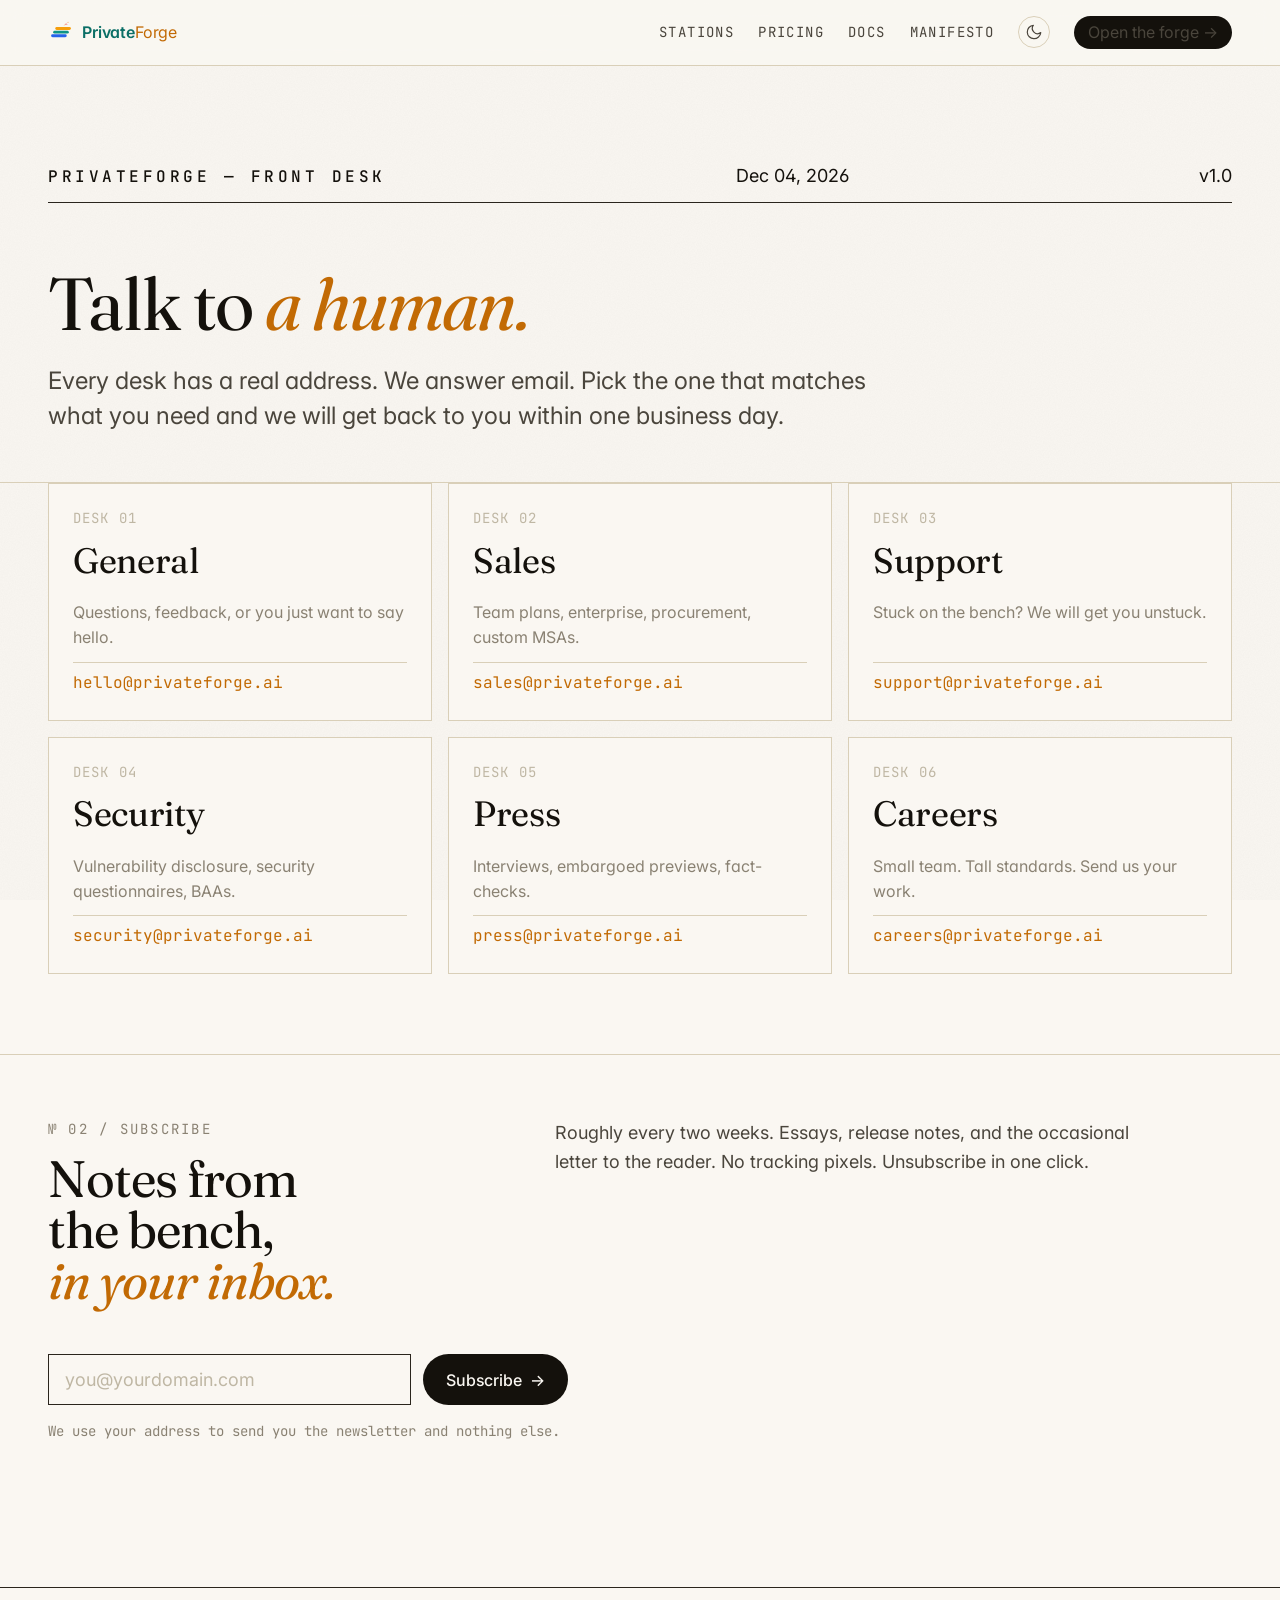
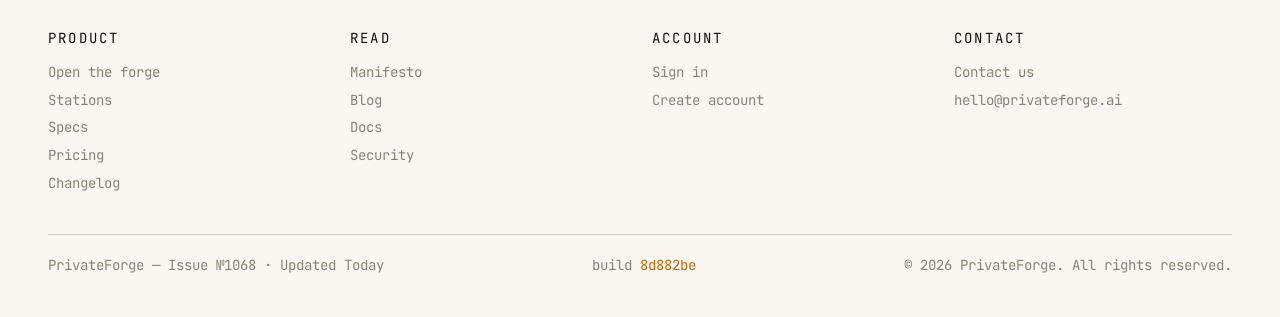
<file: contact.html>
<!DOCTYPE html>
<html lang="en" data-theme="light">
<head>
  <meta charset="UTF-8" />
  <meta name="viewport" content="width=device-width, initial-scale=1" />
  <title>Contact — PrivateForge</title>
  <meta name="description" content="Talk to a human. Sales, support, security, press — every desk has a real address." />

  <meta property="og:title" content="Contact — PrivateForge" />
  <meta property="og:description" content="Talk to a human." />
  <meta property="og:type" content="website" />
  <meta property="og:url" content="https://privateforge.ai/contact.html" />

  <link rel="icon" type="image/svg+xml" href="assets/favicon.svg" />
  <link rel="apple-touch-icon" href="assets/app-icon.svg" />
  <link rel="preconnect" href="https://fonts.googleapis.com" />
  <link rel="preconnect" href="https://fonts.gstatic.com" crossorigin />
  <link href="https://fonts.googleapis.com/css2?family=Inter:wght@400;500;600&family=JetBrains+Mono:wght@400;500&family=Fraunces:opsz,wght,SOFT,WONK@9..144,300;9..144,400;9..144,500&display=swap" rel="stylesheet" />
  <link rel="stylesheet" href="assets/style.css" />
</head>
<body>
  <header class="site-header">
    <div class="shell site-header__inner">
      <a href="index.html" class="brand" aria-label="PrivateForge home">
        <svg class="brand__mark" xmlns="http://www.w3.org/2000/svg" viewBox="0 0 200 180" aria-hidden="true">
          <rect x="24" y="108" width="120" height="22" rx="11" fill="#2563EB"/>
          <rect x="40" y="80"  width="120" height="22" rx="11" fill="#0D9488"/>
          <rect x="56" y="52"  width="120" height="22" rx="11" fill="#F59E0B"/>
          <polygon points="136,34 139,24 142,34 152,31 142,28 139,18 136,28 126,31" fill="#EF4444"/>
          <polygon points="152,20 154,14 156,20 162,18 156,16 154,10 152,16 146,18" fill="#F97316" fill-opacity="0.85"/>
          <polygon points="124,40 126,34 128,40 134,38 128,36 126,30 124,36 118,38" fill="#FBBF24" fill-opacity="0.65"/>
        </svg>
        <span class="brand__name"><strong>Private</strong><em>Forge</em></span>
      </a>
      <nav class="nav" aria-label="Primary">
        <a href="index.html#stations" class="nav-link">Stations</a>
        <a href="pricing.html" class="nav-link">Pricing</a>
        <a href="docs.html" class="nav-link">Docs</a>
        <a href="manifesto.html" class="nav-link">Manifesto</a>
        <button class="theme-toggle" data-theme-toggle aria-label="Toggle theme"></button>
        <a href="https://app.privateforge.ai" class="nav__cta">Open the forge →</a>
      </nav>
    </div>
  </header>

  <main>
    <section class="hero" style="padding-block: clamp(var(--space-16), 8vw, var(--space-24)) var(--space-12);">
      <div class="shell">
        <div class="hero__masthead reveal">
          <span class="pub-name">PrivateForge — Front desk</span>
          <span><span data-stamp>Today</span></span>
          <span>v1.0</span>
        </div>
        <h1 class="hero__title reveal" style="font-size: var(--text-3xl); margin-top: var(--space-8);">
          Talk to <em>a human.</em>
        </h1>
        <p class="hero__lede reveal" data-delay="2" style="margin-top: var(--space-6); max-width: 56ch;">
          Every desk has a real address. We answer email. Pick the one that matches what you need and we will get back to you within one business day.
        </p>
      </div>
    </section>

    <section style="padding-block: 0 var(--space-20);">
      <div class="shell">
        <div class="contact-grid">
          <article class="contact-card reveal">
            <header class="contact-card__head">
              <span class="contact-card__no">DESK 01</span>
              <h3>General</h3>
            </header>
            <p>Questions, feedback, or you just want to say hello.</p>
            <a class="contact-card__email" href="mailto:hello@privateforge.ai">hello@privateforge.ai</a>
          </article>

          <article class="contact-card reveal" data-delay="1">
            <header class="contact-card__head">
              <span class="contact-card__no">DESK 02</span>
              <h3>Sales</h3>
            </header>
            <p>Team plans, enterprise, procurement, custom MSAs.</p>
            <a class="contact-card__email" href="mailto:sales@privateforge.ai">sales@privateforge.ai</a>
          </article>

          <article class="contact-card reveal" data-delay="2">
            <header class="contact-card__head">
              <span class="contact-card__no">DESK 03</span>
              <h3>Support</h3>
            </header>
            <p>Stuck on the bench? We will get you unstuck.</p>
            <a class="contact-card__email" href="mailto:support@privateforge.ai">support@privateforge.ai</a>
          </article>

          <article class="contact-card reveal" data-delay="3">
            <header class="contact-card__head">
              <span class="contact-card__no">DESK 04</span>
              <h3>Security</h3>
            </header>
            <p>Vulnerability disclosure, security questionnaires, BAAs.</p>
            <a class="contact-card__email" href="mailto:security@privateforge.ai">security@privateforge.ai</a>
          </article>

          <article class="contact-card reveal" data-delay="4">
            <header class="contact-card__head">
              <span class="contact-card__no">DESK 05</span>
              <h3>Press</h3>
            </header>
            <p>Interviews, embargoed previews, fact-checks.</p>
            <a class="contact-card__email" href="mailto:press@privateforge.ai">press@privateforge.ai</a>
          </article>

          <article class="contact-card reveal" data-delay="5">
            <header class="contact-card__head">
              <span class="contact-card__no">DESK 06</span>
              <h3>Careers</h3>
            </header>
            <p>Small team. Tall standards. Send us your work.</p>
            <a class="contact-card__email" href="mailto:careers@privateforge.ai">careers@privateforge.ai</a>
          </article>
        </div>
      </div>
    </section>

    <section style="padding-block: 0 var(--space-20); border-top: 1px solid var(--rule-soft);">
      <div class="shell" style="padding-top: var(--space-16);">
        <div class="floor__intro specs__intro">
          <div class="reveal">
            <div class="section-eyebrow">№ 02 / Subscribe</div>
            <h2 class="section-title">Notes from the bench,<br/><em>in your inbox.</em></h2>
          </div>
          <p class="section-blurb reveal" data-delay="1">
            Roughly every two weeks. Essays, release notes, and the occasional letter to the reader. No tracking pixels. Unsubscribe in one click.
          </p>
        </div>

        <form class="newsletter reveal" action="https://privateforge.ai/api/subscribe" method="post" novalidate>
          <label for="email-newsletter" class="sr-only">Email address</label>
          <input id="email-newsletter" type="email" name="email" placeholder="you@yourdomain.com" required class="newsletter__input" />
          <button type="submit" class="btn btn--primary newsletter__submit">Subscribe <span class="arrow">→</span></button>
        </form>
        <p class="reveal" style="margin-top: var(--space-4); font-family: var(--font-mono); font-size: var(--text-xs); color: var(--ink-muted);">
          We use your address to send you the newsletter and nothing else.
        </p>
      </div>
    </section>
  </main>

  <footer class="site-footer">
    <div class="shell">
      <div class="site-footer__inner">
        <div>
          <h4>Product</h4>
          <ul>
            <li><a href="https://app.privateforge.ai">Open the forge</a></li>
            <li><a href="index.html#stations">Stations</a></li>
            <li><a href="specs.html">Specs</a></li>
            <li><a href="pricing.html">Pricing</a></li>
            <li><a href="changelog.html">Changelog</a></li>
          </ul>
        </div>
        <div>
          <h4>Read</h4>
          <ul>
            <li><a href="manifesto.html">Manifesto</a></li>
            <li><a href="blog.html">Blog</a></li>
            <li><a href="docs.html">Docs</a></li>
            <li><a href="security.html">Security</a></li>
          </ul>
        </div>
        <div>
          <h4>Account</h4>
          <ul>
            <li><a href="https://app.privateforge.ai/login">Sign in</a></li>
            <li><a href="https://app.privateforge.ai/signup">Create account</a></li>
          </ul>
        </div>
        <div>
          <h4>Contact</h4>
          <ul>
            <li><a href="contact.html" aria-current="page">Contact us</a></li>
            <li><a href="mailto:hello@privateforge.ai">hello@privateforge.ai</a></li>
          </ul>
        </div>
      </div>

      <div class="site-footer__colophon">
        <span>PrivateForge — Issue №<span data-issue>0001</span> · Updated <span data-stamp>Today</span></span>
        <span>build <span class="build-hash" data-build>0000000</span></span>
        <span>© <script>document.write(new Date().getFullYear())</script> PrivateForge. All rights reserved.</span>
      </div>
    </div>
  </footer>

  <script src="assets/site.js" defer></script>
</body>
</html>
</file>
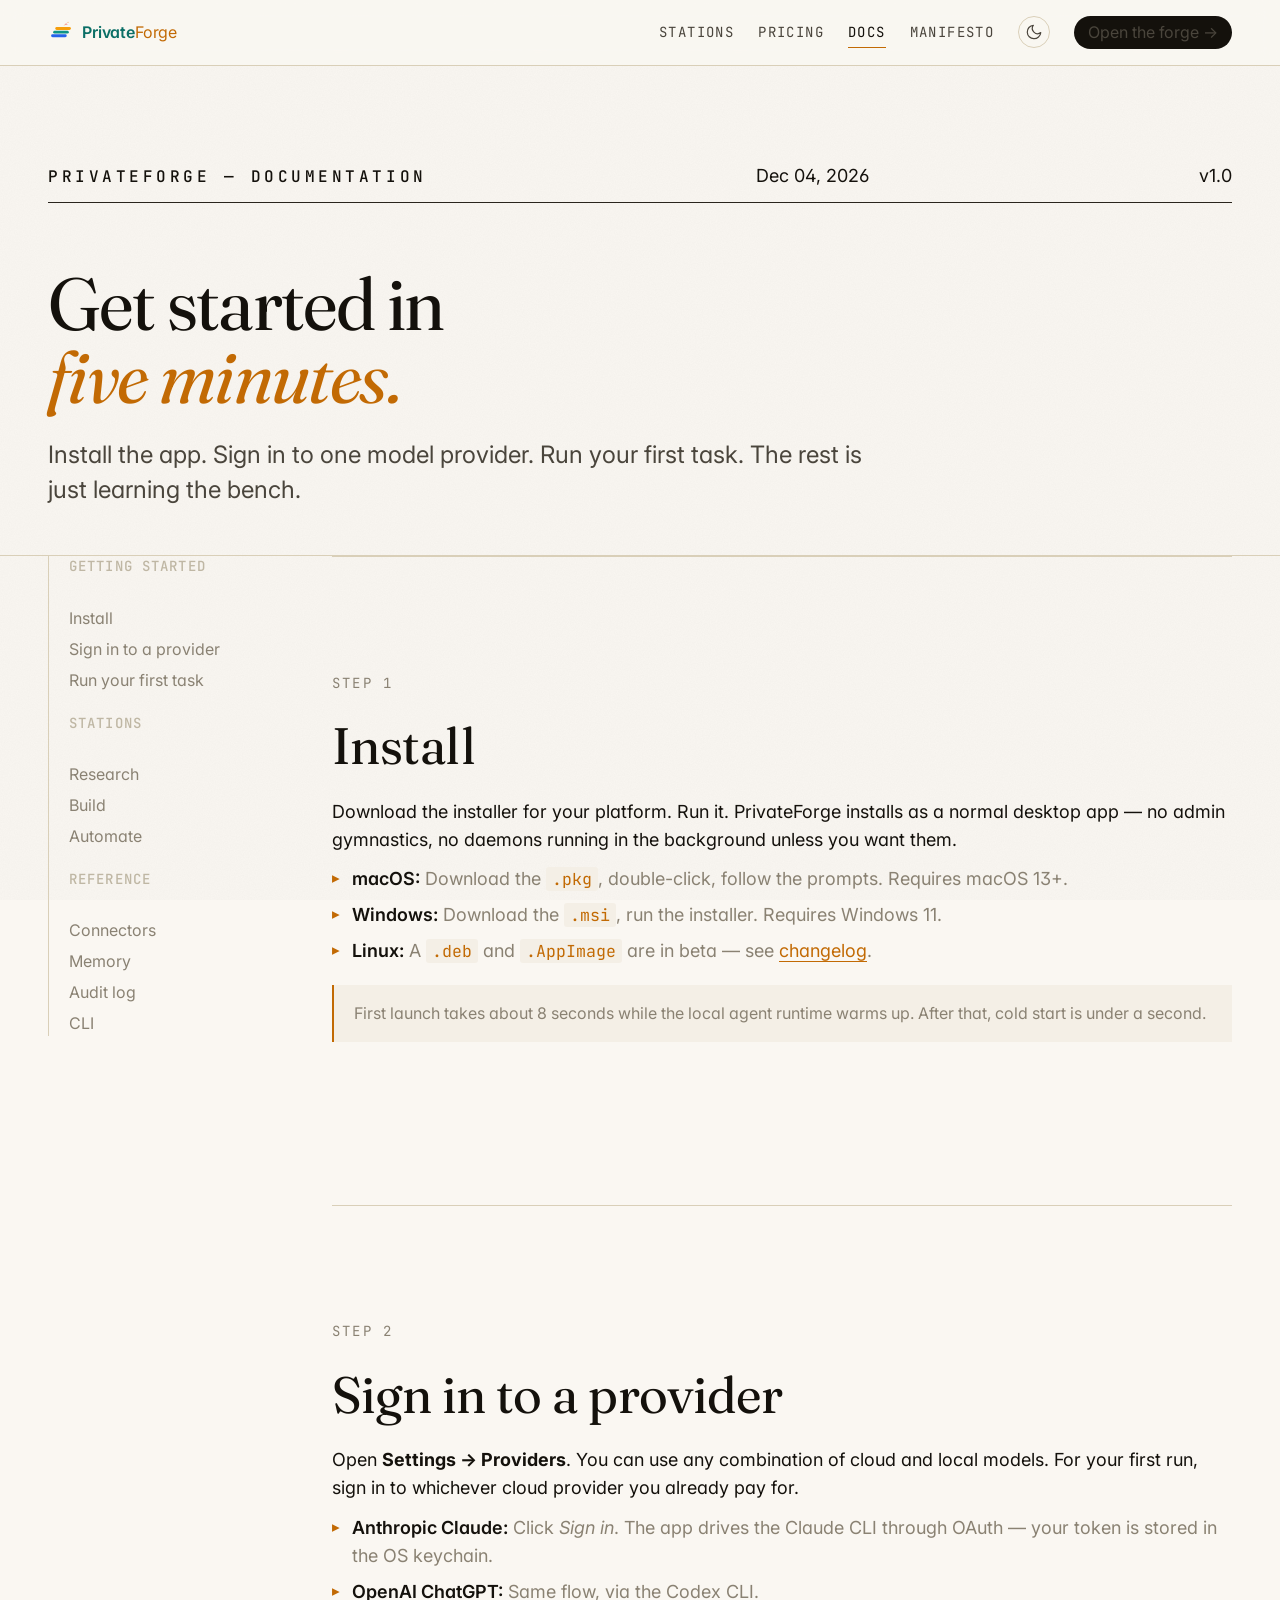
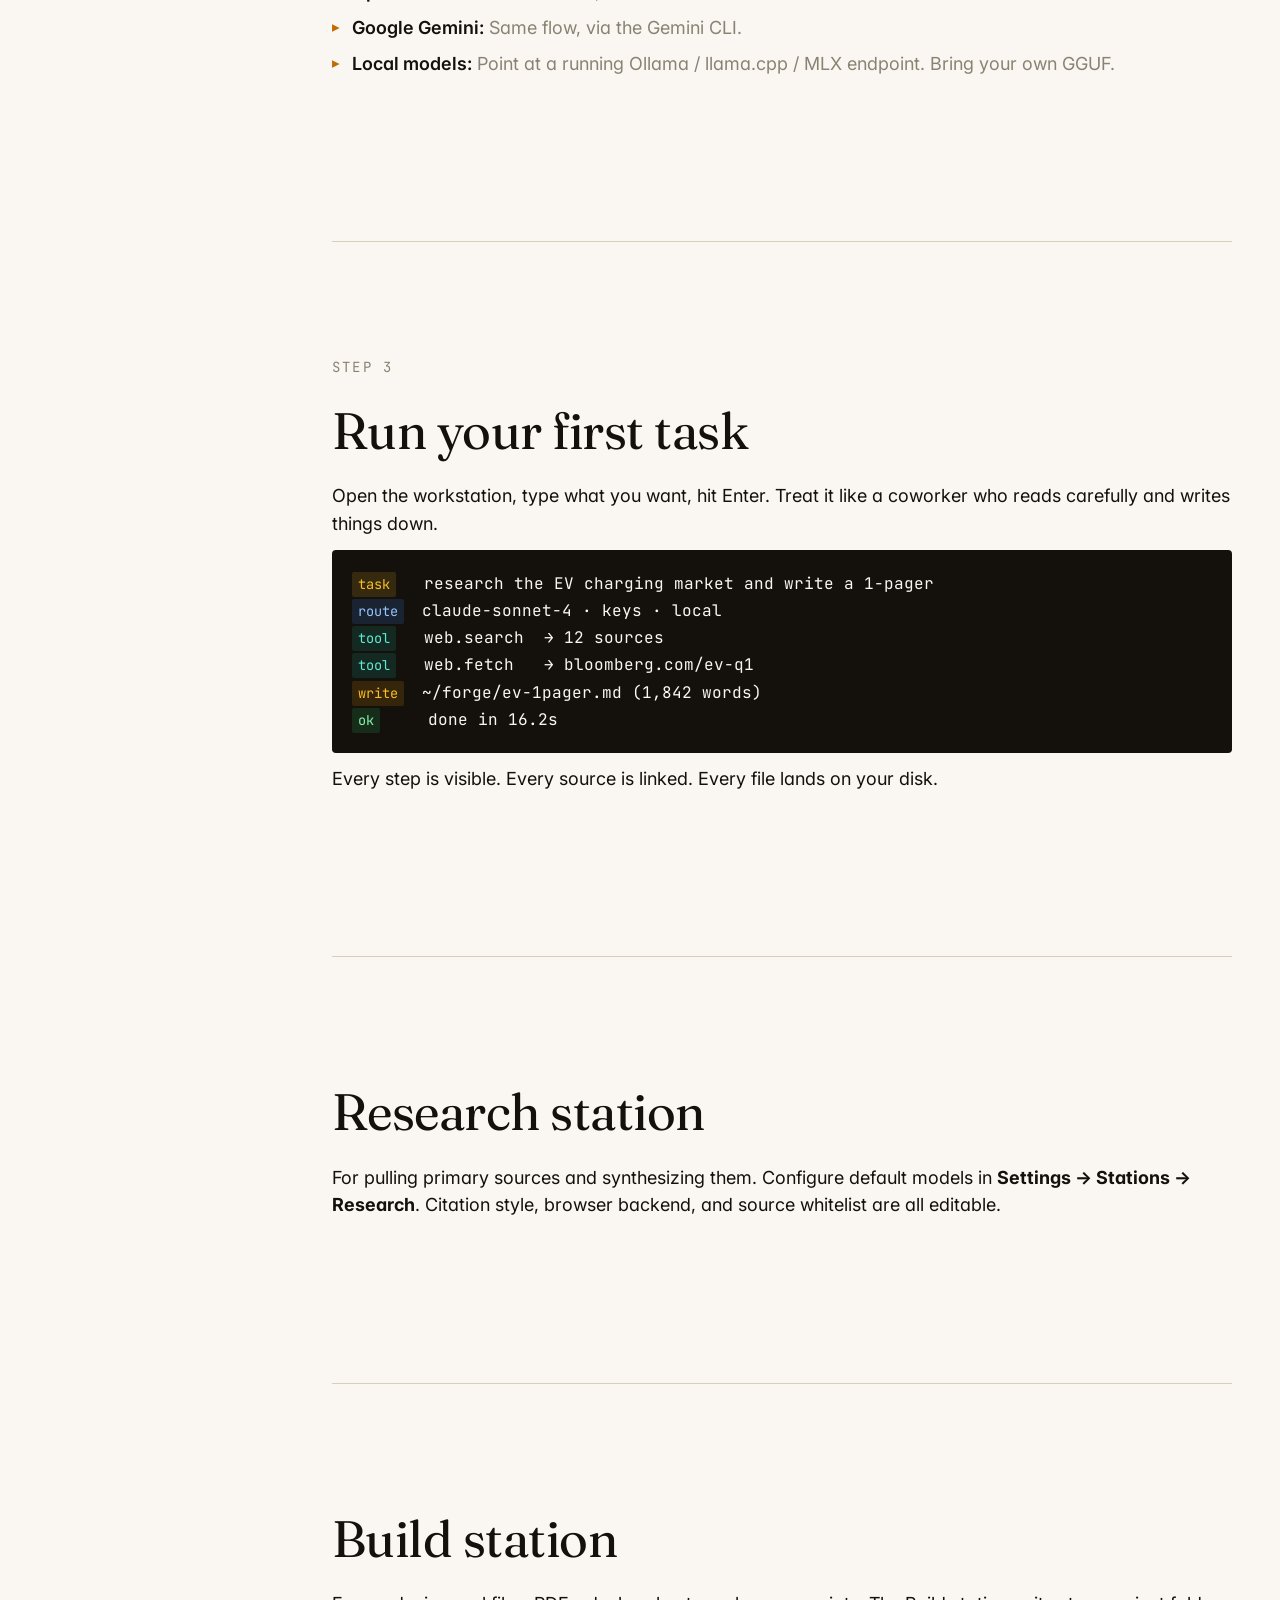
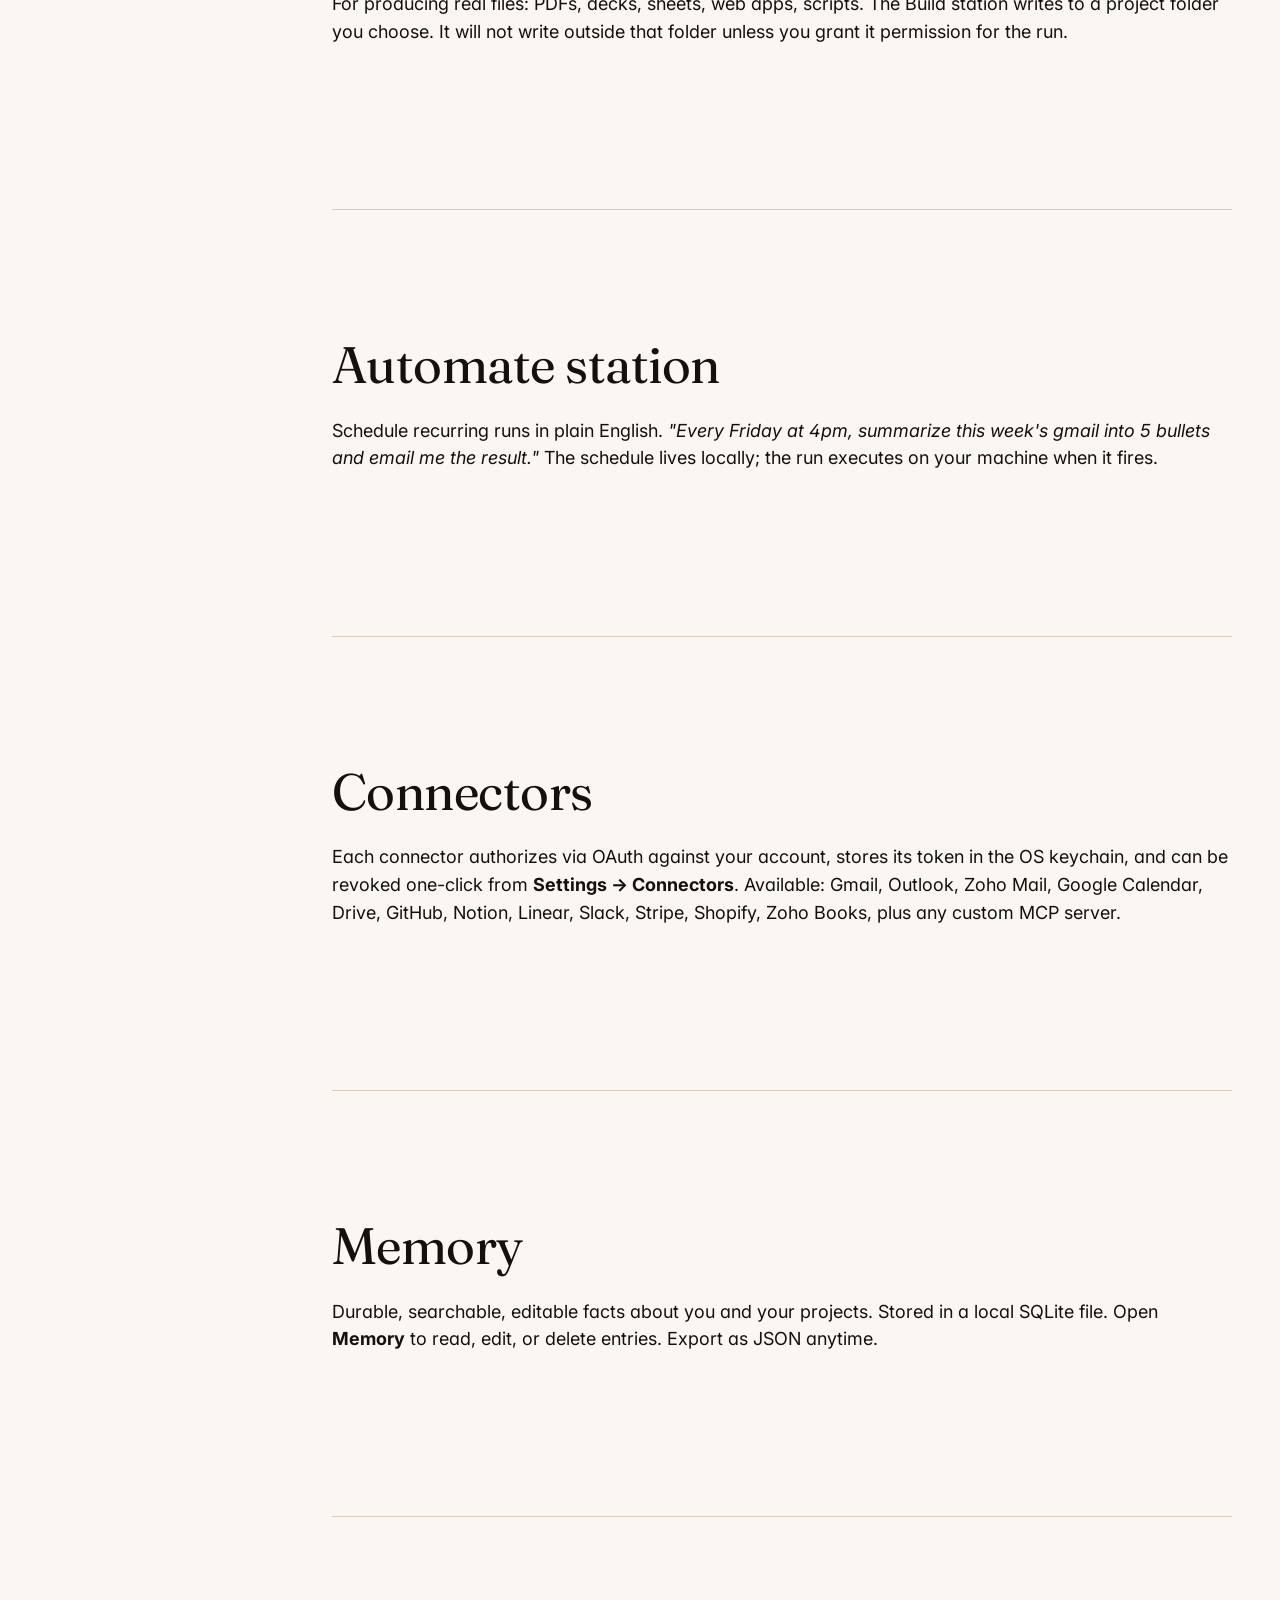
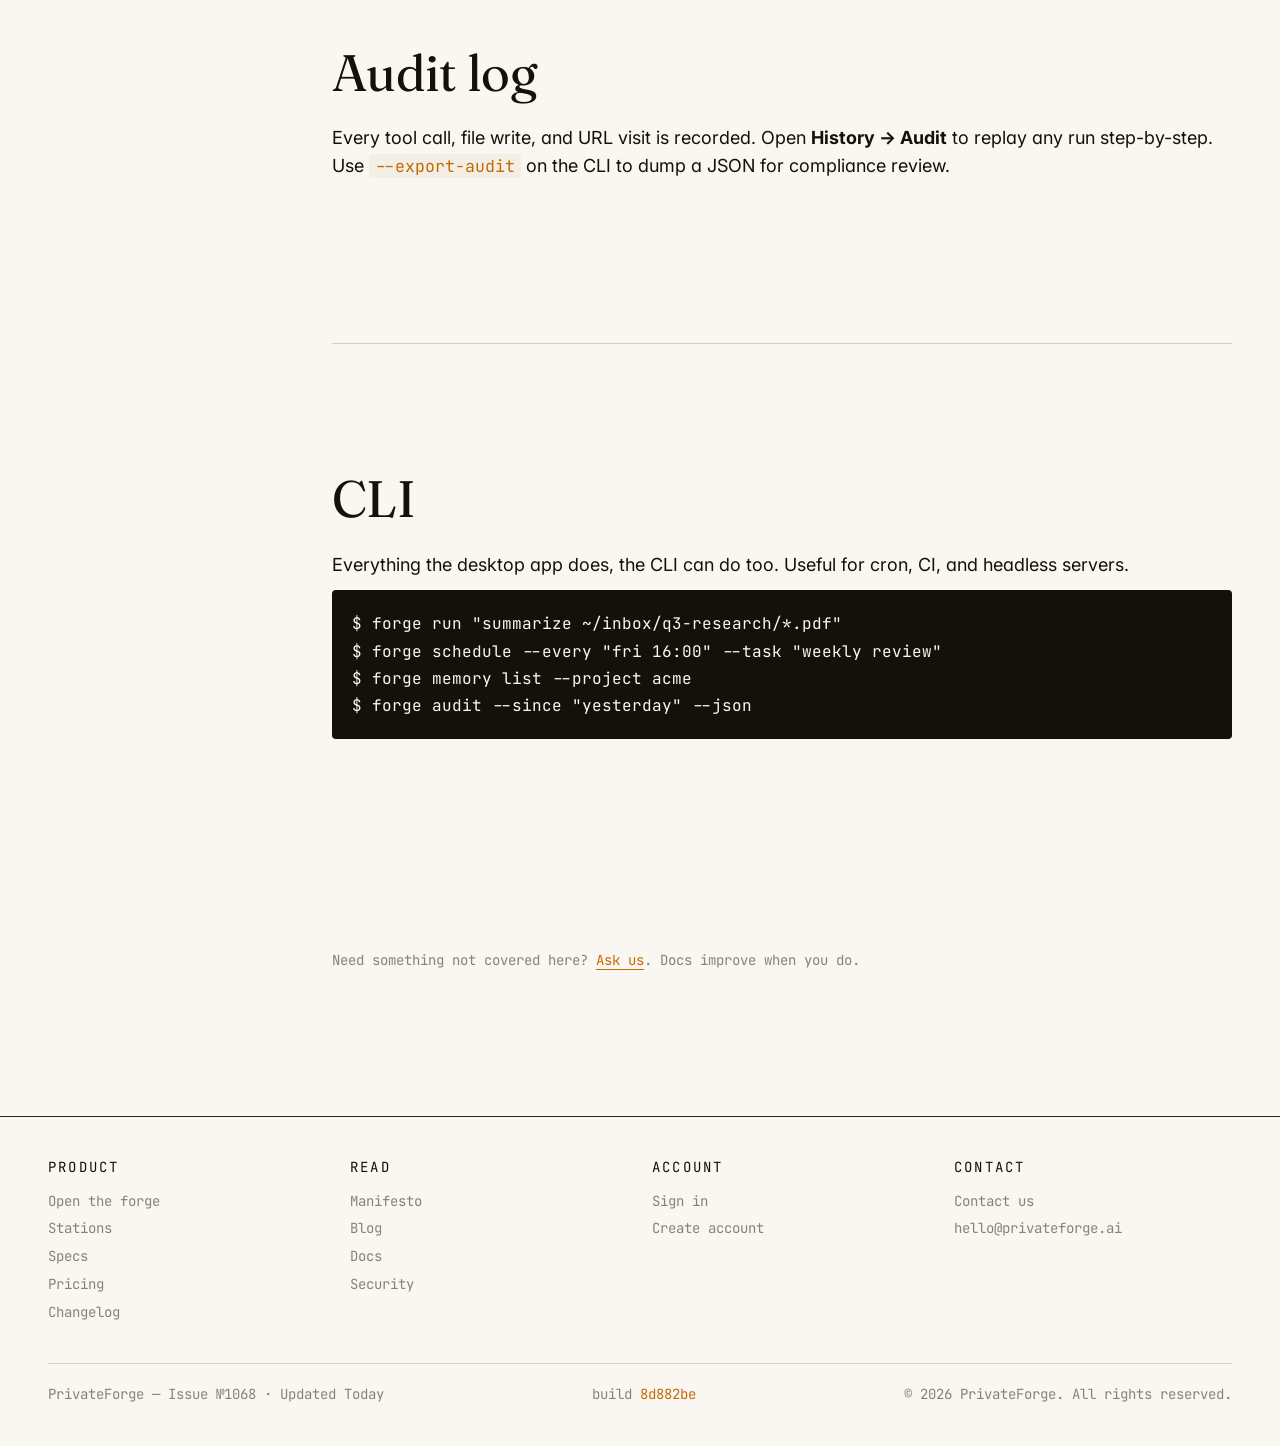
<file: docs.html>
<!DOCTYPE html>
<html lang="en" data-theme="light">
<head>
  <meta charset="UTF-8" />
  <meta name="viewport" content="width=device-width, initial-scale=1" />
  <title>Docs — PrivateForge</title>
  <meta name="description" content="Get started with PrivateForge in five minutes. Install, sign in, run your first task." />

  <meta property="og:title" content="Docs — PrivateForge" />
  <meta property="og:description" content="Install, sign in, run your first task." />
  <meta property="og:type" content="website" />
  <meta property="og:url" content="https://privateforge.ai/docs.html" />

  <link rel="icon" type="image/svg+xml" href="assets/favicon.svg" />
  <link rel="apple-touch-icon" href="assets/app-icon.svg" />
  <link rel="preconnect" href="https://fonts.googleapis.com" />
  <link rel="preconnect" href="https://fonts.gstatic.com" crossorigin />
  <link href="https://fonts.googleapis.com/css2?family=Inter:wght@400;500;600&family=JetBrains+Mono:wght@400;500&family=Fraunces:opsz,wght,SOFT,WONK@9..144,300;9..144,400;9..144,500&display=swap" rel="stylesheet" />
  <link rel="stylesheet" href="assets/style.css" />
</head>
<body>
  <header class="site-header">
    <div class="shell site-header__inner">
      <a href="index.html" class="brand" aria-label="PrivateForge home">
        <svg class="brand__mark" xmlns="http://www.w3.org/2000/svg" viewBox="0 0 200 180" aria-hidden="true">
          <rect x="24" y="108" width="120" height="22" rx="11" fill="#2563EB"/>
          <rect x="40" y="80"  width="120" height="22" rx="11" fill="#0D9488"/>
          <rect x="56" y="52"  width="120" height="22" rx="11" fill="#F59E0B"/>
          <polygon points="136,34 139,24 142,34 152,31 142,28 139,18 136,28 126,31" fill="#EF4444"/>
          <polygon points="152,20 154,14 156,20 162,18 156,16 154,10 152,16 146,18" fill="#F97316" fill-opacity="0.85"/>
          <polygon points="124,40 126,34 128,40 134,38 128,36 126,30 124,36 118,38" fill="#FBBF24" fill-opacity="0.65"/>
        </svg>
        <span class="brand__name"><strong>Private</strong><em>Forge</em></span>
      </a>
      <nav class="nav" aria-label="Primary">
        <a href="index.html#stations" class="nav-link">Stations</a>
        <a href="pricing.html" class="nav-link">Pricing</a>
        <a href="docs.html" class="nav-link" aria-current="page">Docs</a>
        <a href="manifesto.html" class="nav-link">Manifesto</a>
        <button class="theme-toggle" data-theme-toggle aria-label="Toggle theme"></button>
        <a href="https://app.privateforge.ai" class="nav__cta">Open the forge →</a>
      </nav>
    </div>
  </header>

  <main>
    <section class="hero" style="padding-block: clamp(var(--space-16), 8vw, var(--space-24)) var(--space-12);">
      <div class="shell">
        <div class="hero__masthead reveal">
          <span class="pub-name">PrivateForge — Documentation</span>
          <span><span data-stamp>Today</span></span>
          <span>v1.0</span>
        </div>
        <h1 class="hero__title reveal" style="font-size: var(--text-3xl); margin-top: var(--space-8);">
          Get started in<br/><em>five minutes.</em>
        </h1>
        <p class="hero__lede reveal" data-delay="2" style="margin-top: var(--space-6); max-width: 56ch;">
          Install the app. Sign in to one model provider. Run your first task. The rest is just learning the bench.
        </p>
      </div>
    </section>

    <section class="docs">
      <div class="shell docs__layout">
        <aside class="docs__nav reveal" aria-label="Docs sections">
          <h4>Getting started</h4>
          <ul>
            <li><a href="#install">Install</a></li>
            <li><a href="#sign-in">Sign in to a provider</a></li>
            <li><a href="#first-task">Run your first task</a></li>
          </ul>
          <h4>Stations</h4>
          <ul>
            <li><a href="#research">Research</a></li>
            <li><a href="#build">Build</a></li>
            <li><a href="#automate">Automate</a></li>
          </ul>
          <h4>Reference</h4>
          <ul>
            <li><a href="#connectors">Connectors</a></li>
            <li><a href="#memory">Memory</a></li>
            <li><a href="#audit-log">Audit log</a></li>
            <li><a href="#cli">CLI</a></li>
          </ul>
        </aside>

        <article class="docs__body">
          <section id="install" class="reveal">
            <div class="section-eyebrow">Step 1</div>
            <h2 class="docs__h2">Install</h2>
            <p>Download the installer for your platform. Run it. PrivateForge installs as a normal desktop app — no admin gymnastics, no daemons running in the background unless you want them.</p>
            <ul class="docs__list">
              <li><strong>macOS:</strong> Download the <code>.pkg</code>, double-click, follow the prompts. Requires macOS 13+.</li>
              <li><strong>Windows:</strong> Download the <code>.msi</code>, run the installer. Requires Windows 11.</li>
              <li><strong>Linux:</strong> A <code>.deb</code> and <code>.AppImage</code> are in beta — see <a href="changelog.html" style="color: var(--accent); border-bottom: 1px solid var(--accent);">changelog</a>.</li>
            </ul>
            <p class="docs__callout">First launch takes about 8 seconds while the local agent runtime warms up. After that, cold start is under a second.</p>
          </section>

          <section id="sign-in" class="reveal">
            <div class="section-eyebrow">Step 2</div>
            <h2 class="docs__h2">Sign in to a provider</h2>
            <p>Open <strong>Settings → Providers</strong>. You can use any combination of cloud and local models. For your first run, sign in to whichever cloud provider you already pay for.</p>
            <ul class="docs__list">
              <li><strong>Anthropic Claude:</strong> Click <em>Sign in</em>. The app drives the Claude CLI through OAuth — your token is stored in the OS keychain.</li>
              <li><strong>OpenAI ChatGPT:</strong> Same flow, via the Codex CLI.</li>
              <li><strong>Google Gemini:</strong> Same flow, via the Gemini CLI.</li>
              <li><strong>Local models:</strong> Point at a running Ollama / llama.cpp / MLX endpoint. Bring your own GGUF.</li>
            </ul>
          </section>

          <section id="first-task" class="reveal">
            <div class="section-eyebrow">Step 3</div>
            <h2 class="docs__h2">Run your first task</h2>
            <p>Open the workstation, type what you want, hit Enter. Treat it like a coworker who reads carefully and writes things down.</p>
            <pre class="docs__pre"><span class="l-tag tag-task">task</span>  research the EV charging market and write a 1-pager
<span class="l-tag tag-route">route</span> claude-sonnet-4 · keys · local
<span class="l-tag tag-tool">tool</span>  web.search  → 12 sources
<span class="l-tag tag-tool">tool</span>  web.fetch   → bloomberg.com/ev-q1
<span class="l-tag tag-write">write</span> ~/forge/ev-1pager.md (1,842 words)
<span class="l-tag tag-ok">ok</span>    done in 16.2s</pre>
            <p>Every step is visible. Every source is linked. Every file lands on your disk.</p>
          </section>

          <section id="research" class="reveal">
            <h2 class="docs__h2">Research station</h2>
            <p>For pulling primary sources and synthesizing them. Configure default models in <strong>Settings → Stations → Research</strong>. Citation style, browser backend, and source whitelist are all editable.</p>
          </section>

          <section id="build" class="reveal">
            <h2 class="docs__h2">Build station</h2>
            <p>For producing real files: PDFs, decks, sheets, web apps, scripts. The Build station writes to a project folder you choose. It will not write outside that folder unless you grant it permission for the run.</p>
          </section>

          <section id="automate" class="reveal">
            <h2 class="docs__h2">Automate station</h2>
            <p>Schedule recurring runs in plain English. <em>"Every Friday at 4pm, summarize this week's gmail into 5 bullets and email me the result."</em> The schedule lives locally; the run executes on your machine when it fires.</p>
          </section>

          <section id="connectors" class="reveal">
            <h2 class="docs__h2">Connectors</h2>
            <p>Each connector authorizes via OAuth against your account, stores its token in the OS keychain, and can be revoked one-click from <strong>Settings → Connectors</strong>. Available: Gmail, Outlook, Zoho Mail, Google Calendar, Drive, GitHub, Notion, Linear, Slack, Stripe, Shopify, Zoho Books, plus any custom MCP server.</p>
          </section>

          <section id="memory" class="reveal">
            <h2 class="docs__h2">Memory</h2>
            <p>Durable, searchable, editable facts about you and your projects. Stored in a local SQLite file. Open <strong>Memory</strong> to read, edit, or delete entries. Export as JSON anytime.</p>
          </section>

          <section id="audit-log" class="reveal">
            <h2 class="docs__h2">Audit log</h2>
            <p>Every tool call, file write, and URL visit is recorded. Open <strong>History → Audit</strong> to replay any run step-by-step. Use <code>--export-audit</code> on the CLI to dump a JSON for compliance review.</p>
          </section>

          <section id="cli" class="reveal">
            <h2 class="docs__h2">CLI</h2>
            <p>Everything the desktop app does, the CLI can do too. Useful for cron, CI, and headless servers.</p>
            <pre class="docs__pre">$ forge run "summarize ~/inbox/q3-research/*.pdf"
$ forge schedule --every "fri 16:00" --task "weekly review"
$ forge memory list --project acme
$ forge audit --since "yesterday" --json</pre>
          </section>

          <p class="reveal" style="margin-top: var(--space-12); font-family: var(--font-mono); font-size: var(--text-xs); color: var(--ink-muted);">
            Need something not covered here? <a href="contact.html" style="color: var(--accent); border-bottom: 1px solid var(--accent);">Ask us</a>. Docs improve when you do.
          </p>
        </article>
      </div>
    </section>
  </main>

  <footer class="site-footer">
    <div class="shell">
      <div class="site-footer__inner">
        <div>
          <h4>Product</h4>
          <ul>
            <li><a href="https://app.privateforge.ai">Open the forge</a></li>
            <li><a href="index.html#stations">Stations</a></li>
            <li><a href="specs.html">Specs</a></li>
            <li><a href="pricing.html">Pricing</a></li>
            <li><a href="changelog.html">Changelog</a></li>
          </ul>
        </div>
        <div>
          <h4>Read</h4>
          <ul>
            <li><a href="manifesto.html">Manifesto</a></li>
            <li><a href="blog.html">Blog</a></li>
            <li><a href="docs.html">Docs</a></li>
            <li><a href="security.html">Security</a></li>
          </ul>
        </div>
        <div>
          <h4>Account</h4>
          <ul>
            <li><a href="https://app.privateforge.ai/login">Sign in</a></li>
            <li><a href="https://app.privateforge.ai/signup">Create account</a></li>
          </ul>
        </div>
        <div>
          <h4>Contact</h4>
          <ul>
            <li><a href="contact.html">Contact us</a></li>
            <li><a href="mailto:hello@privateforge.ai">hello@privateforge.ai</a></li>
          </ul>
        </div>
      </div>

      <div class="site-footer__colophon">
        <span>PrivateForge — Issue №<span data-issue>0001</span> · Updated <span data-stamp>Today</span></span>
        <span>build <span class="build-hash" data-build>0000000</span></span>
        <span>© <script>document.write(new Date().getFullYear())</script> PrivateForge. All rights reserved.</span>
      </div>
    </div>
  </footer>

  <script src="assets/site.js" defer></script>
</body>
</html>
</file>
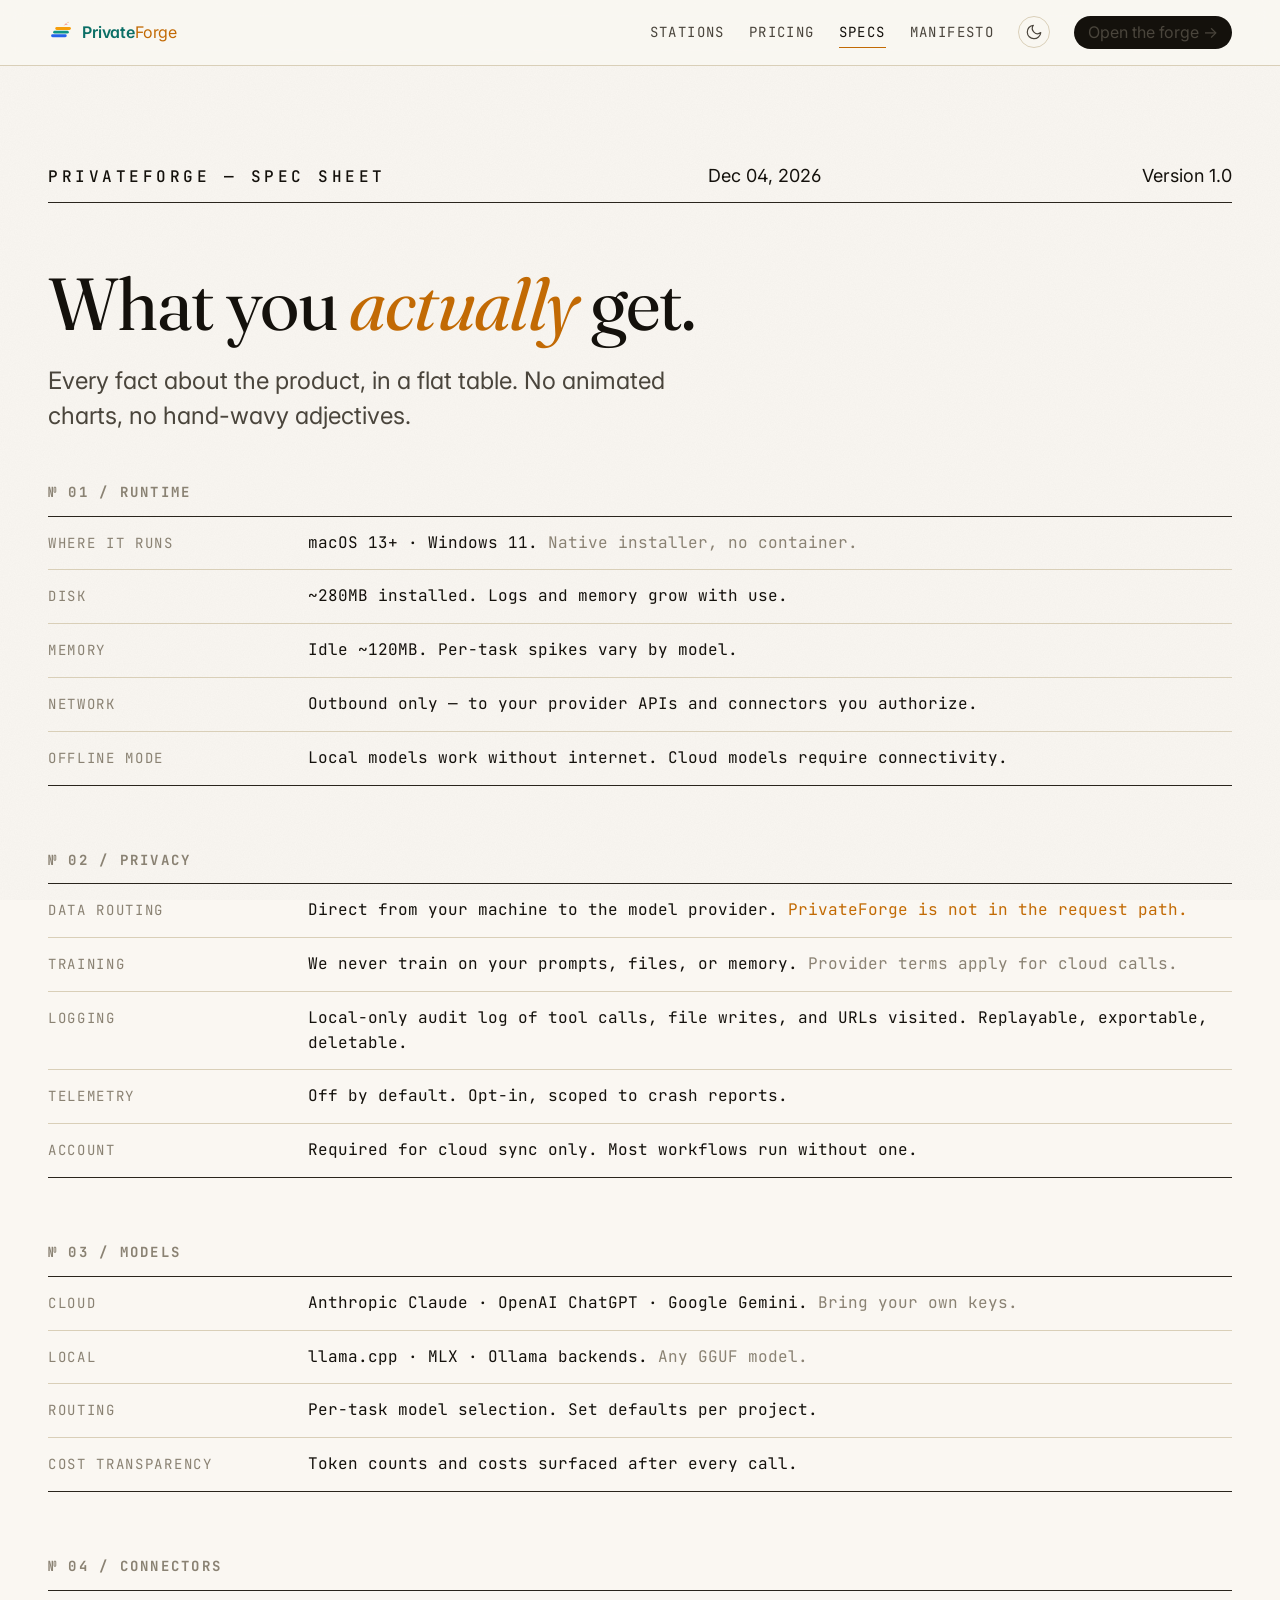
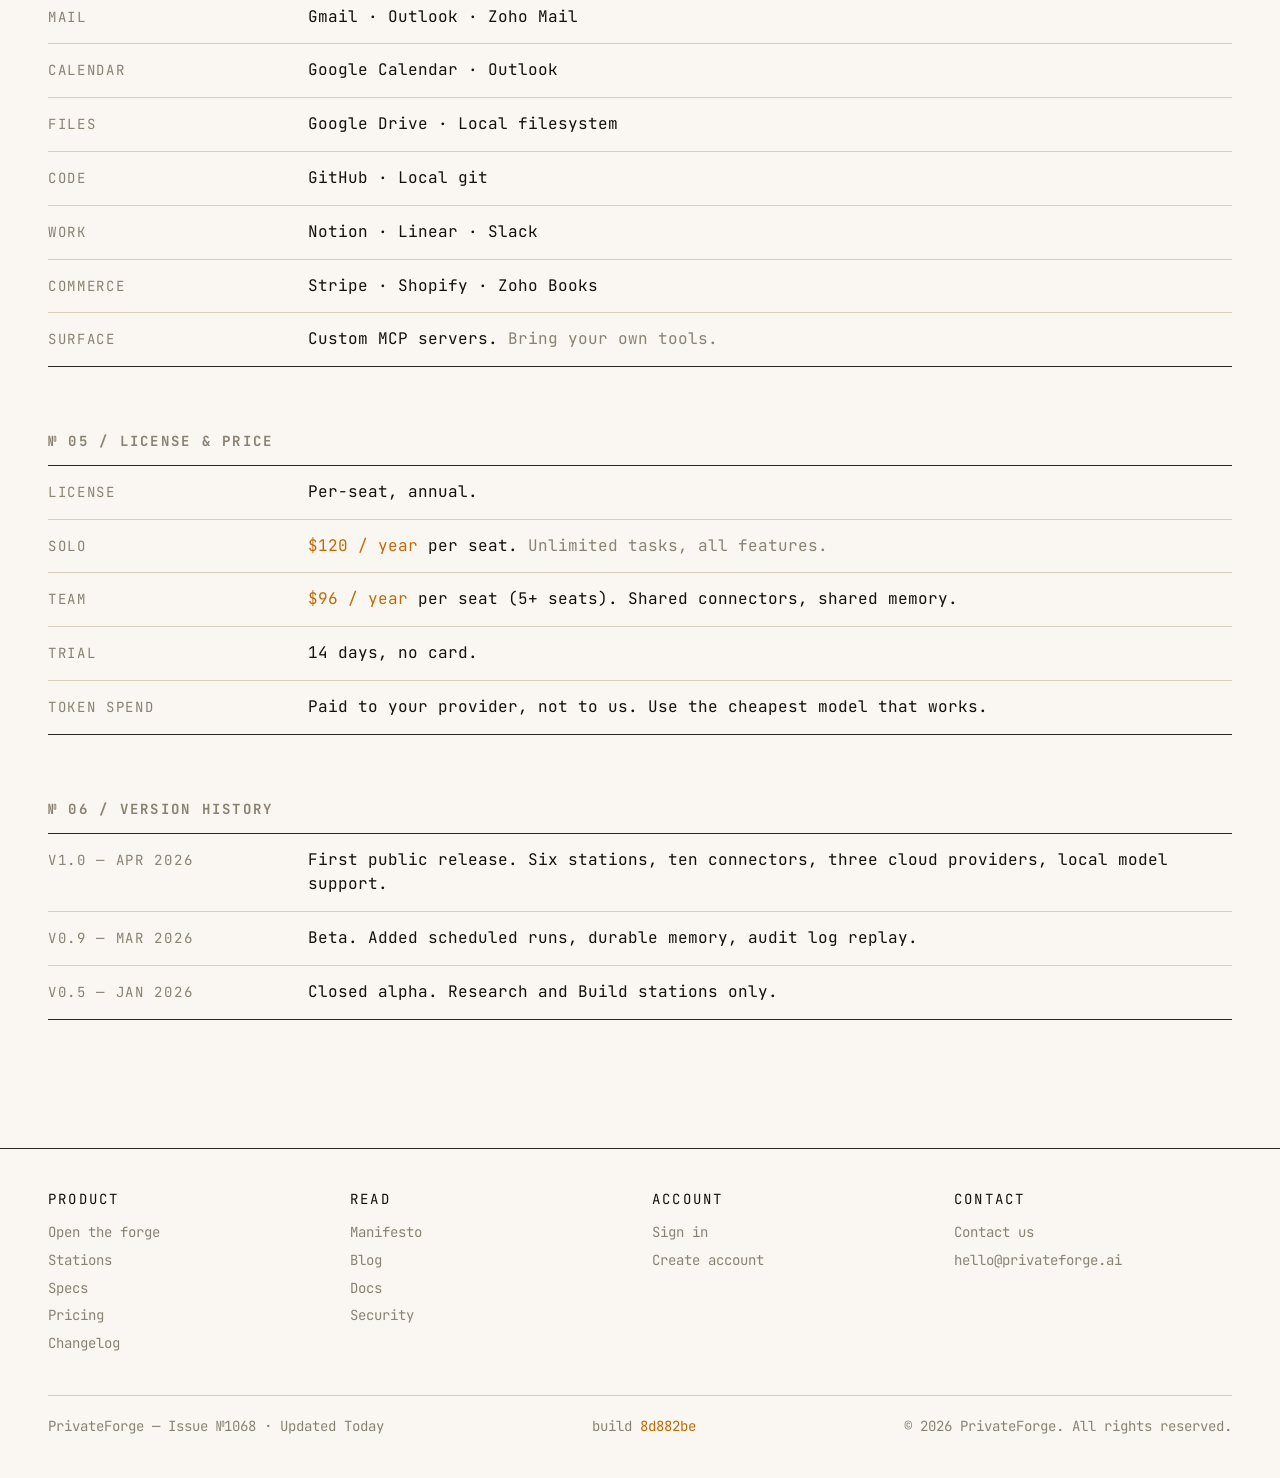
<file: features.html>
<!DOCTYPE html>
<html lang="en" data-theme="light">
<head>
  <meta charset="UTF-8" />
  <meta http-equiv="refresh" content="0; url=specs.html" />
  <link rel="canonical" href="https://privateforge.ai/specs.html" />
  <title>Features — PrivateForge</title>
  <meta name="description" content="Features of PrivateForge. See the spec sheet for the full list." />
  <meta name="robots" content="noindex" />
  <link rel="icon" type="image/svg+xml" href="assets/favicon.svg" />
  <link rel="preconnect" href="https://fonts.googleapis.com" />
  <link rel="preconnect" href="https://fonts.gstatic.com" crossorigin />
  <link href="https://fonts.googleapis.com/css2?family=Inter:wght@400;500;600&family=JetBrains+Mono:wght@400;500&family=Fraunces:opsz,wght,SOFT,WONK@9..144,300;9..144,400;9..144,500&display=swap" rel="stylesheet" />
  <link rel="stylesheet" href="assets/style.css" />
</head>
<body>
  <main class="shell" style="min-height: 80dvh; display: grid; place-items: center; padding-block: var(--space-16); text-align: center;">
    <div>
      <p class="section-eyebrow" style="margin-bottom: var(--space-4);">Redirecting</p>
      <p class="hero__lede" style="margin: 0 auto var(--space-6); max-width: 36ch;">
        Features live in <a href="specs.html" style="color: var(--accent); border-bottom: 1px solid var(--accent);">the spec sheet</a>.
      </p>
      <a href="specs.html" class="btn btn--primary">Go to specs <span class="arrow">→</span></a>
    </div>
  </main>
  <script>setTimeout(function(){ window.location.replace("specs.html"); }, 0);</script>
</body>
</html>
</file>
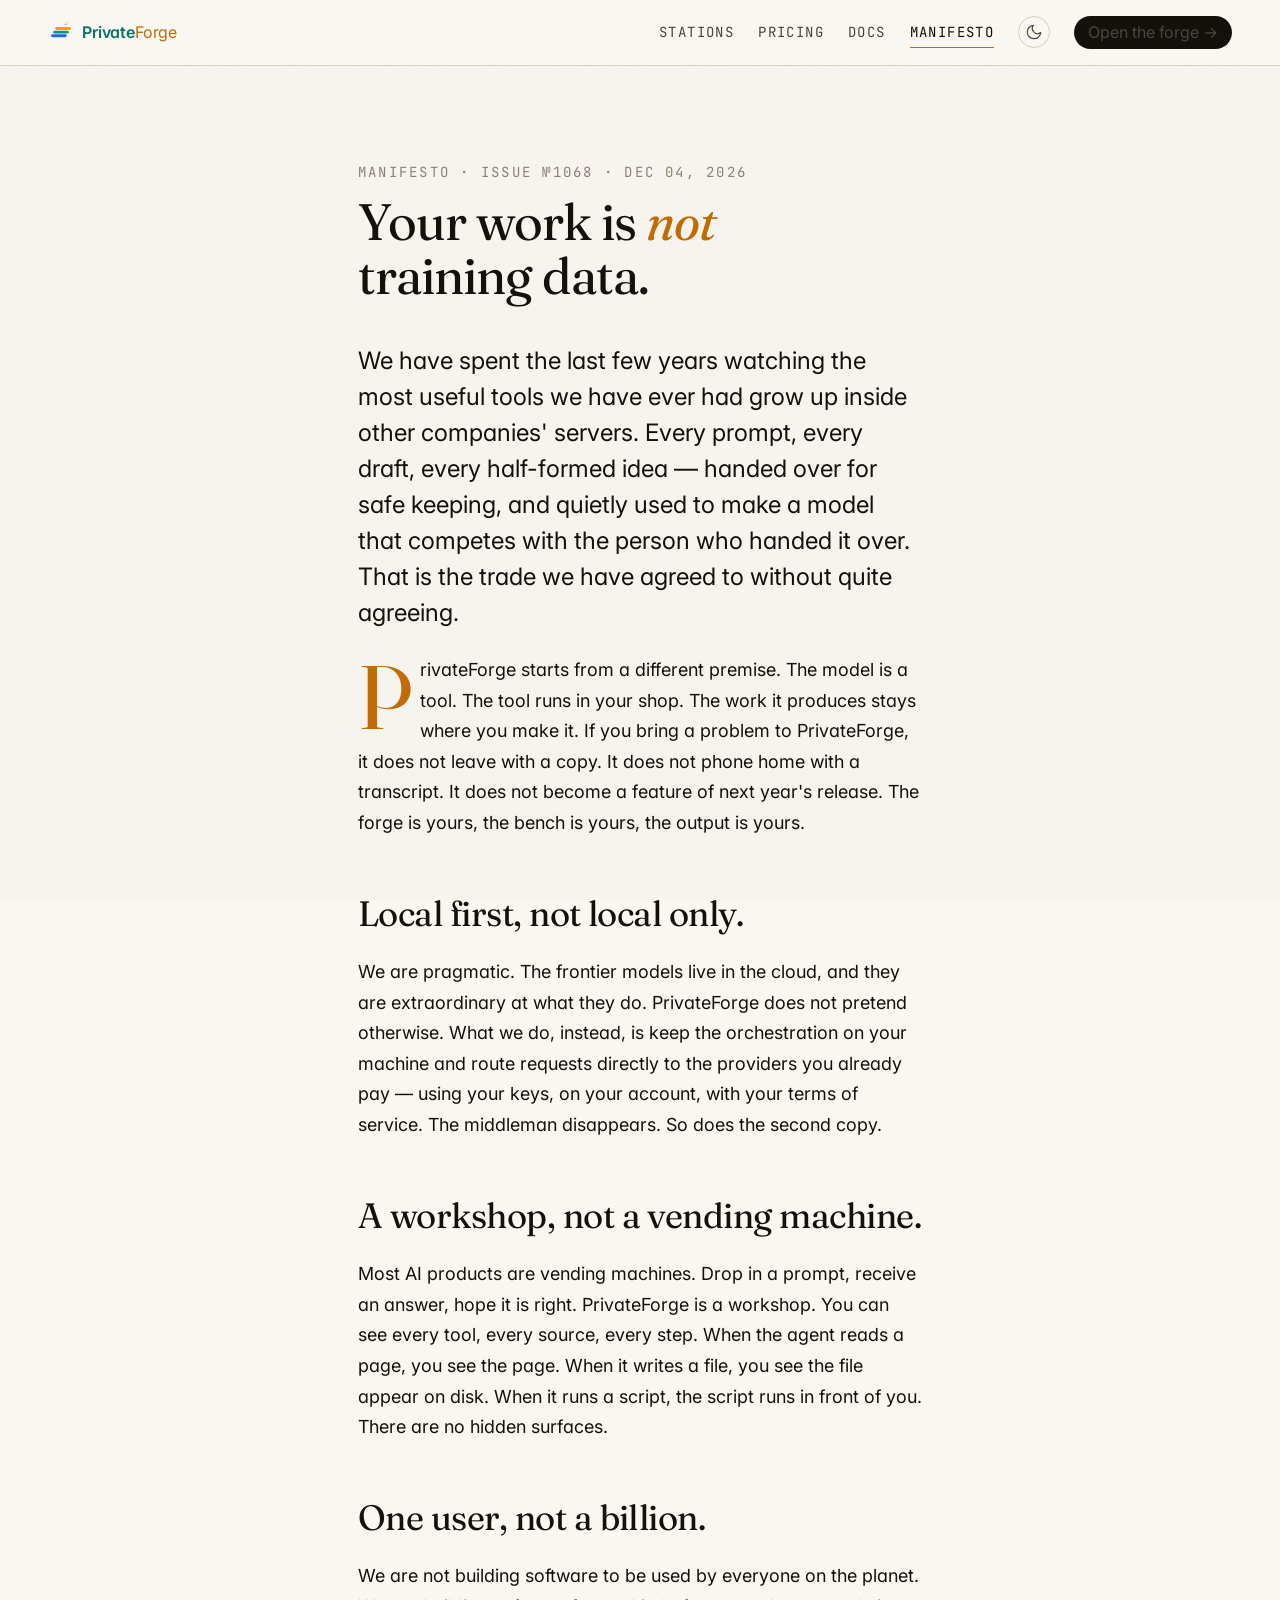
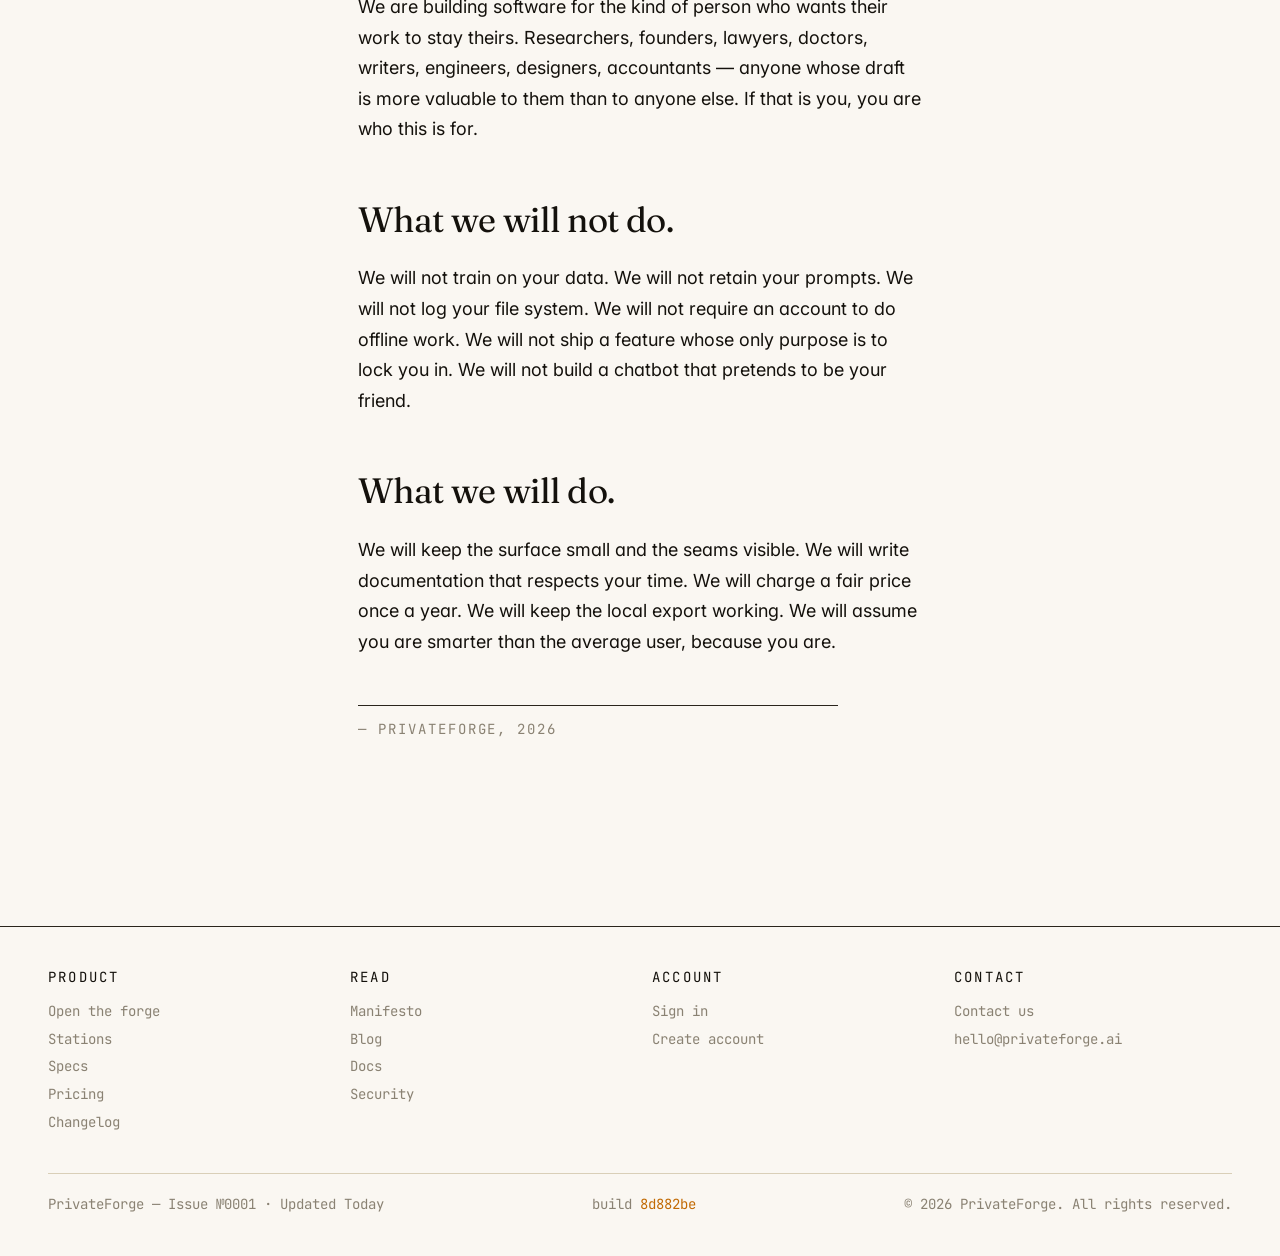
<file: manifesto.html>
<!DOCTYPE html>
<html lang="en" data-theme="light">
<head>
  <meta charset="UTF-8" />
  <meta name="viewport" content="width=device-width, initial-scale=1" />
  <title>Manifesto — PrivateForge</title>
  <meta name="description" content="Why PrivateForge exists. Your work is not training data." />
  <link rel="icon" type="image/svg+xml" href="assets/favicon.svg" />
  <link rel="preconnect" href="https://fonts.googleapis.com" />
  <link rel="preconnect" href="https://fonts.gstatic.com" crossorigin />
  <link href="https://fonts.googleapis.com/css2?family=Inter:wght@400;500;600&family=JetBrains+Mono:wght@400;500&family=Fraunces:opsz,wght,SOFT,WONK@9..144,300;9..144,400;9..144,500&display=swap" rel="stylesheet" />
  <link rel="stylesheet" href="assets/style.css" />
</head>
<body>
  <header class="site-header">
    <div class="shell site-header__inner">
      <a href="index.html" class="brand" aria-label="PrivateForge home">
        <svg class="brand__mark" xmlns="http://www.w3.org/2000/svg" viewBox="0 0 200 180" aria-hidden="true">
          <rect x="24" y="108" width="120" height="22" rx="11" fill="#2563EB"/>
          <rect x="40" y="80"  width="120" height="22" rx="11" fill="#0D9488"/>
          <rect x="56" y="52"  width="120" height="22" rx="11" fill="#F59E0B"/>
          <polygon points="136,34 139,24 142,34 152,31 142,28 139,18 136,28 126,31" fill="#EF4444"/>
          <polygon points="152,20 154,14 156,20 162,18 156,16 154,10 152,16 146,18" fill="#F97316" fill-opacity="0.85"/>
          <polygon points="124,40 126,34 128,40 134,38 128,36 126,30 124,36 118,38" fill="#FBBF24" fill-opacity="0.65"/>
        </svg>
        <span class="brand__name"><strong>Private</strong><em>Forge</em></span>
      </a>
      <nav class="nav" aria-label="Primary">
        <a href="index.html#stations" class="nav-link">Stations</a>
        <a href="pricing.html"        class="nav-link">Pricing</a>
        <a href="docs.html"           class="nav-link">Docs</a>
        <a href="manifesto.html"      class="nav-link" aria-current="page">Manifesto</a>
        <button class="theme-toggle" data-theme-toggle aria-label="Toggle theme"></button>
        <a href="https://app.privateforge.ai" class="nav__cta">Open the forge →</a>
      </nav>
    </div>
  </header>

  <main>
    <article class="shell longform">
      <div class="lf-eyebrow reveal">Manifesto · Issue №<span data-issue>0001</span> · <span data-stamp>Today</span></div>
      <h1 class="reveal">Your work is <em>not</em> training data.</h1>

      <p class="lead reveal">
        We have spent the last few years watching the most useful tools we have ever had grow up inside other companies' servers. Every prompt, every draft, every half-formed idea — handed over for safe keeping, and quietly used to make a model that competes with the person who handed it over. That is the trade we have agreed to without quite agreeing.
      </p>

      <p class="has-dropcap reveal">
        PrivateForge starts from a different premise. The model is a tool. The tool runs in your shop. The work it produces stays where you make it. If you bring a problem to PrivateForge, it does not leave with a copy. It does not phone home with a transcript. It does not become a feature of next year's release. The forge is yours, the bench is yours, the output is yours.
      </p>

      <h2 class="reveal">Local first, not local only.</h2>
      <p class="reveal">
        We are pragmatic. The frontier models live in the cloud, and they are extraordinary at what they do. PrivateForge does not pretend otherwise. What we do, instead, is keep the orchestration on your machine and route requests directly to the providers you already pay — using your keys, on your account, with your terms of service. The middleman disappears. So does the second copy.
      </p>

      <h2 class="reveal">A workshop, not a vending machine.</h2>
      <p class="reveal">
        Most AI products are vending machines. Drop in a prompt, receive an answer, hope it is right. PrivateForge is a workshop. You can see every tool, every source, every step. When the agent reads a page, you see the page. When it writes a file, you see the file appear on disk. When it runs a script, the script runs in front of you. There are no hidden surfaces.
      </p>

      <h2 class="reveal">One user, not a billion.</h2>
      <p class="reveal">
        We are not building software to be used by everyone on the planet. We are building software for the kind of person who wants their work to stay theirs. Researchers, founders, lawyers, doctors, writers, engineers, designers, accountants — anyone whose draft is more valuable to them than to anyone else. If that is you, you are who this is for.
      </p>

      <h2 class="reveal">What we will not do.</h2>
      <p class="reveal">
        We will not train on your data. We will not retain your prompts. We will not log your file system. We will not require an account to do offline work. We will not ship a feature whose only purpose is to lock you in. We will not build a chatbot that pretends to be your friend.
      </p>

      <h2 class="reveal">What we will do.</h2>
      <p class="reveal">
        We will keep the surface small and the seams visible. We will write documentation that respects your time. We will charge a fair price once a year. We will keep the local export working. We will assume you are smarter than the average user, because you are.
      </p>

      <p class="marker reveal">— PrivateForge, 2026</p>
    </article>
  </main>

  <footer class="site-footer">
    <div class="shell">
      <div class="site-footer__inner">
        <div>
          <h4>Product</h4>
          <ul>
            <li><a href="https://app.privateforge.ai">Open the forge</a></li>
            <li><a href="index.html#stations">Stations</a></li>
            <li><a href="specs.html">Specs</a></li>
            <li><a href="pricing.html">Pricing</a></li>
            <li><a href="changelog.html">Changelog</a></li>
          </ul>
        </div>
        <div>
          <h4>Read</h4>
          <ul>
            <li><a href="manifesto.html" aria-current="page">Manifesto</a></li>
            <li><a href="blog.html">Blog</a></li>
            <li><a href="docs.html">Docs</a></li>
            <li><a href="security.html">Security</a></li>
          </ul>
        </div>
        <div>
          <h4>Account</h4>
          <ul>
            <li><a href="https://app.privateforge.ai/login">Sign in</a></li>
            <li><a href="https://app.privateforge.ai/signup">Create account</a></li>
          </ul>
        </div>
        <div>
          <h4>Contact</h4>
          <ul>
            <li><a href="contact.html">Contact us</a></li>
            <li><a href="mailto:hello@privateforge.ai">hello@privateforge.ai</a></li>
          </ul>
        </div>
      </div>
      <div class="site-footer__colophon">
        <span>PrivateForge — Issue №<span data-issue>0001</span> · Updated <span data-stamp>Today</span></span>
        <span>build <span class="build-hash" data-build>0000000</span></span>
        <span>© <script>document.write(new Date().getFullYear())</script> PrivateForge. All rights reserved.</span>
      </div>
    </div>
  </footer>

  <script src="assets/site.js" defer></script>
</body>
</html>
</file>
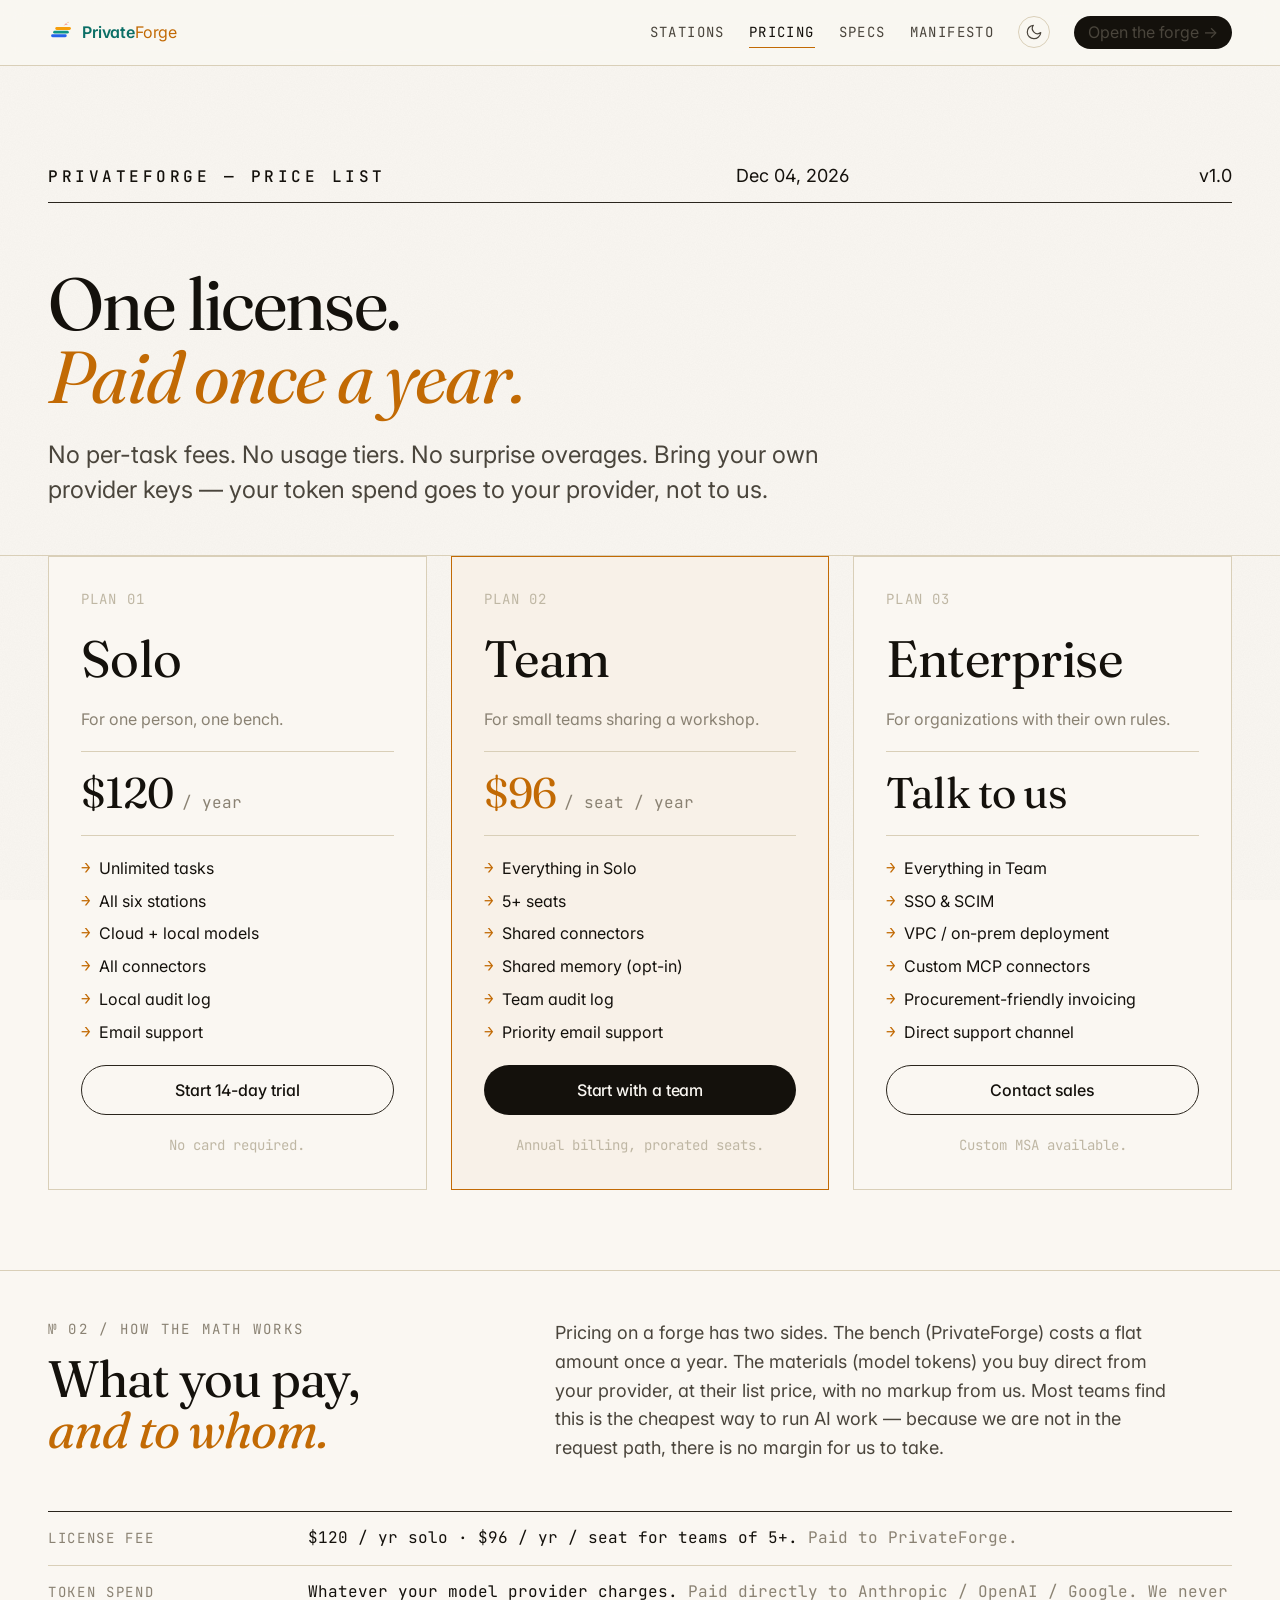
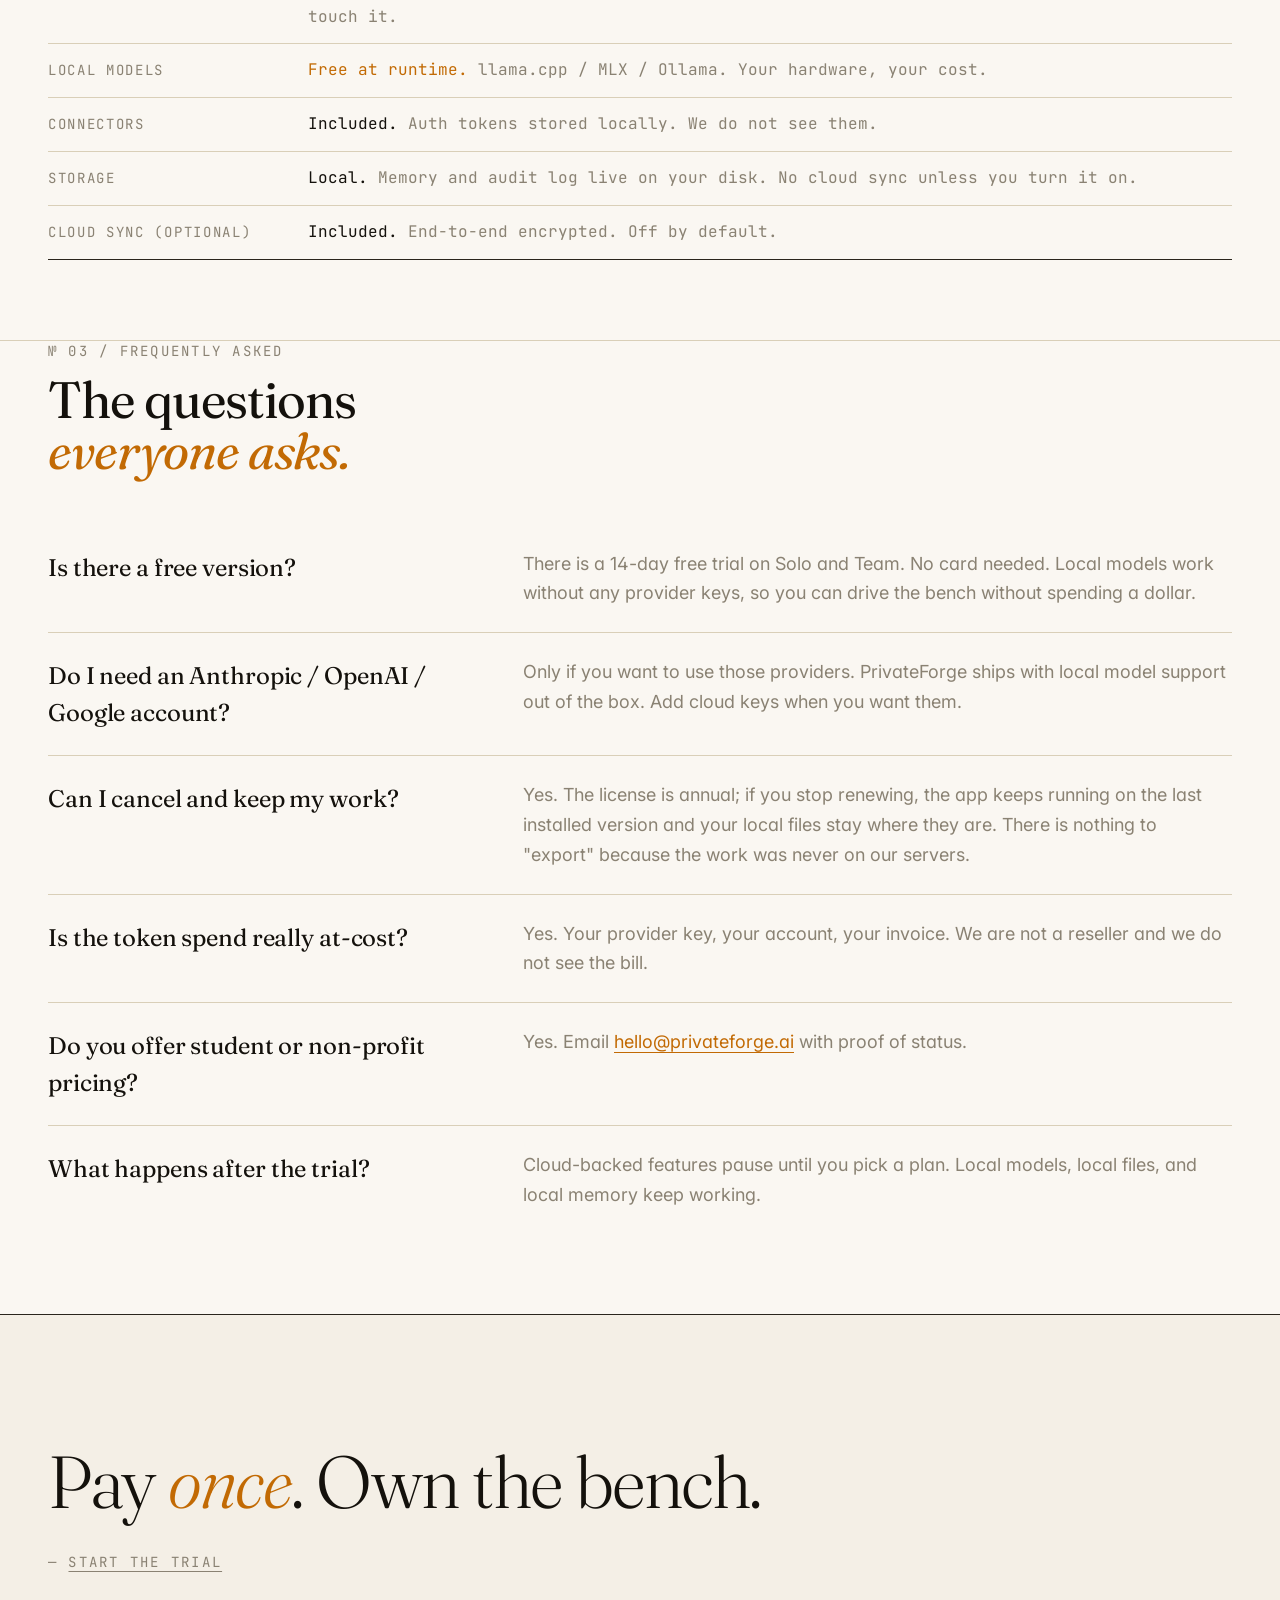
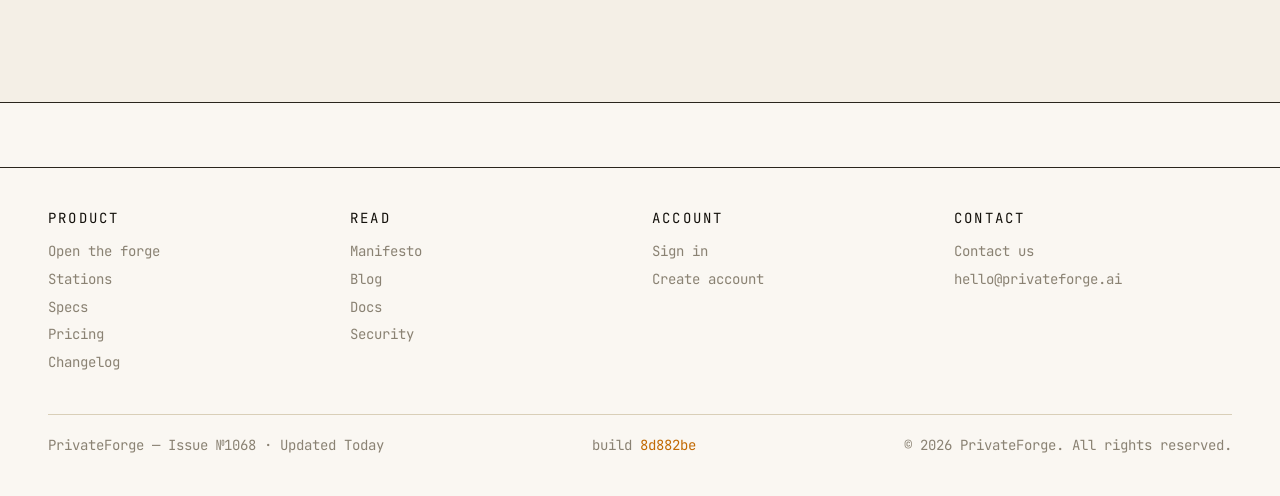
<file: pricing.html>
<!DOCTYPE html>
<html lang="en" data-theme="light">
<head>
  <meta charset="UTF-8" />
  <meta name="viewport" content="width=device-width, initial-scale=1" />
  <title>Pricing — PrivateForge</title>
  <meta name="description" content="One flat license, paid yearly. Bring your own provider keys. Token spend goes to your provider, not to us." />

  <meta property="og:title" content="Pricing — PrivateForge" />
  <meta property="og:description" content="One flat license, paid yearly. Bring your own provider keys." />
  <meta property="og:type" content="website" />
  <meta property="og:url" content="https://privateforge.ai/pricing.html" />

  <link rel="icon" type="image/svg+xml" href="assets/favicon.svg" />
  <link rel="apple-touch-icon" href="assets/app-icon.svg" />
  <link rel="preconnect" href="https://fonts.googleapis.com" />
  <link rel="preconnect" href="https://fonts.gstatic.com" crossorigin />
  <link href="https://fonts.googleapis.com/css2?family=Inter:wght@400;500;600&family=JetBrains+Mono:wght@400;500&family=Fraunces:opsz,wght,SOFT,WONK@9..144,300;9..144,400;9..144,500&display=swap" rel="stylesheet" />
  <link rel="stylesheet" href="assets/style.css" />
</head>
<body>
  <header class="site-header">
    <div class="shell site-header__inner">
      <a href="index.html" class="brand" aria-label="PrivateForge home">
        <svg class="brand__mark" xmlns="http://www.w3.org/2000/svg" viewBox="0 0 200 180" aria-hidden="true">
          <rect x="24" y="108" width="120" height="22" rx="11" fill="#2563EB"/>
          <rect x="40" y="80"  width="120" height="22" rx="11" fill="#0D9488"/>
          <rect x="56" y="52"  width="120" height="22" rx="11" fill="#F59E0B"/>
          <polygon points="136,34 139,24 142,34 152,31 142,28 139,18 136,28 126,31" fill="#EF4444"/>
          <polygon points="152,20 154,14 156,20 162,18 156,16 154,10 152,16 146,18" fill="#F97316" fill-opacity="0.85"/>
          <polygon points="124,40 126,34 128,40 134,38 128,36 126,30 124,36 118,38" fill="#FBBF24" fill-opacity="0.65"/>
        </svg>
        <span class="brand__name"><strong>Private</strong><em>Forge</em></span>
      </a>
      <nav class="nav" aria-label="Primary">
        <a href="index.html#stations" class="nav-link">Stations</a>
        <a href="pricing.html" class="nav-link" aria-current="page">Pricing</a>
        <a href="specs.html" class="nav-link">Specs</a>
        <a href="manifesto.html" class="nav-link">Manifesto</a>
        <button class="theme-toggle" data-theme-toggle aria-label="Toggle theme"></button>
        <a href="https://app.privateforge.ai" class="nav__cta">Open the forge →</a>
      </nav>
    </div>
  </header>

  <main>
    <section class="hero" style="padding-block: clamp(var(--space-16), 8vw, var(--space-24)) var(--space-12);">
      <div class="shell">
        <div class="hero__masthead reveal">
          <span class="pub-name">PrivateForge — Price list</span>
          <span><span data-stamp>Today</span></span>
          <span>v1.0</span>
        </div>
        <h1 class="hero__title reveal" style="font-size: var(--text-3xl); margin-top: var(--space-8);">
          One license.<br/><em>Paid once a year.</em>
        </h1>
        <p class="hero__lede reveal" data-delay="2" style="margin-top: var(--space-6); max-width: 56ch;">
          No per-task fees. No usage tiers. No surprise overages. Bring your own provider keys — your token spend goes to your provider, not to us.
        </p>
      </div>
    </section>

    <section style="padding-block: 0 var(--space-20);">
      <div class="shell">
        <div class="plan-grid">
          <article class="plan reveal">
            <header class="plan__head">
              <span class="plan__no">PLAN 01</span>
              <h3 class="plan__name">Solo</h3>
              <p class="plan__sub">For one person, one bench.</p>
            </header>
            <div class="plan__price">
              <span class="plan__amount">$120</span>
              <span class="plan__period">/ year</span>
            </div>
            <ul class="plan__features">
              <li>Unlimited tasks</li>
              <li>All six stations</li>
              <li>Cloud + local models</li>
              <li>All connectors</li>
              <li>Local audit log</li>
              <li>Email support</li>
            </ul>
            <a class="btn btn--ghost plan__cta" href="https://app.privateforge.ai/signup?plan=solo">Start 14-day trial</a>
            <p class="plan__fine">No card required.</p>
          </article>

          <article class="plan plan--featured reveal" data-delay="1">
            <header class="plan__head">
              <span class="plan__no">PLAN 02</span>
              <h3 class="plan__name">Team</h3>
              <p class="plan__sub">For small teams sharing a workshop.</p>
            </header>
            <div class="plan__price">
              <span class="plan__amount">$96</span>
              <span class="plan__period">/ seat / year</span>
            </div>
            <ul class="plan__features">
              <li>Everything in Solo</li>
              <li>5+ seats</li>
              <li>Shared connectors</li>
              <li>Shared memory (opt-in)</li>
              <li>Team audit log</li>
              <li>Priority email support</li>
            </ul>
            <a class="btn btn--primary plan__cta" href="https://app.privateforge.ai/signup?plan=team">Start with a team</a>
            <p class="plan__fine">Annual billing, prorated seats.</p>
          </article>

          <article class="plan reveal" data-delay="2">
            <header class="plan__head">
              <span class="plan__no">PLAN 03</span>
              <h3 class="plan__name">Enterprise</h3>
              <p class="plan__sub">For organizations with their own rules.</p>
            </header>
            <div class="plan__price">
              <span class="plan__amount">Talk to us</span>
            </div>
            <ul class="plan__features">
              <li>Everything in Team</li>
              <li>SSO &amp; SCIM</li>
              <li>VPC / on-prem deployment</li>
              <li>Custom MCP connectors</li>
              <li>Procurement-friendly invoicing</li>
              <li>Direct support channel</li>
            </ul>
            <a class="btn btn--ghost plan__cta" href="contact.html">Contact sales</a>
            <p class="plan__fine">Custom MSA available.</p>
          </article>
        </div>
      </div>
    </section>

    <section style="padding-block: var(--space-12) var(--space-20); border-top: 1px solid var(--rule-soft);">
      <div class="shell">
        <div class="floor__intro specs__intro">
          <div class="reveal">
            <div class="section-eyebrow">№ 02 / How the math works</div>
            <h2 class="section-title">What you pay,<br/><em>and to whom.</em></h2>
          </div>
          <p class="section-blurb reveal" data-delay="1">
            Pricing on a forge has two sides. The bench (PrivateForge) costs a flat amount once a year. The materials (model tokens) you buy direct from your provider, at their list price, with no markup from us. Most teams find this is the cheapest way to run AI work — because we are not in the request path, there is no margin for us to take.
          </p>
        </div>

        <table class="spec-table reveal" aria-label="Pricing breakdown">
          <tr>
            <th>License fee</th>
            <td>$120 / yr solo · $96 / yr / seat for teams of 5+. <span class="qual">Paid to PrivateForge.</span></td>
          </tr>
          <tr>
            <th>Token spend</th>
            <td>Whatever your model provider charges. <span class="qual">Paid directly to Anthropic / OpenAI / Google. We never touch it.</span></td>
          </tr>
          <tr>
            <th>Local models</th>
            <td><span class="val">Free at runtime.</span> <span class="qual">llama.cpp / MLX / Ollama. Your hardware, your cost.</span></td>
          </tr>
          <tr>
            <th>Connectors</th>
            <td>Included. <span class="qual">Auth tokens stored locally. We do not see them.</span></td>
          </tr>
          <tr>
            <th>Storage</th>
            <td>Local. <span class="qual">Memory and audit log live on your disk. No cloud sync unless you turn it on.</span></td>
          </tr>
          <tr>
            <th>Cloud sync (optional)</th>
            <td>Included. <span class="qual">End-to-end encrypted. Off by default.</span></td>
          </tr>
        </table>
      </div>
    </section>

    <section style="padding-block: 0 var(--space-20);">
      <div class="shell">
        <div class="floor__intro specs__intro">
          <div class="reveal">
            <div class="section-eyebrow">№ 03 / Frequently asked</div>
            <h2 class="section-title">The questions<br/><em>everyone asks.</em></h2>
          </div>
        </div>

        <dl class="qa">
          <div class="qa__row reveal">
            <dt>Is there a free version?</dt>
            <dd>There is a 14-day free trial on Solo and Team. No card needed. Local models work without any provider keys, so you can drive the bench without spending a dollar.</dd>
          </div>
          <div class="qa__row reveal" data-delay="1">
            <dt>Do I need an Anthropic / OpenAI / Google account?</dt>
            <dd>Only if you want to use those providers. PrivateForge ships with local model support out of the box. Add cloud keys when you want them.</dd>
          </div>
          <div class="qa__row reveal" data-delay="2">
            <dt>Can I cancel and keep my work?</dt>
            <dd>Yes. The license is annual; if you stop renewing, the app keeps running on the last installed version and your local files stay where they are. There is nothing to "export" because the work was never on our servers.</dd>
          </div>
          <div class="qa__row reveal" data-delay="3">
            <dt>Is the token spend really at-cost?</dt>
            <dd>Yes. Your provider key, your account, your invoice. We are not a reseller and we do not see the bill.</dd>
          </div>
          <div class="qa__row reveal" data-delay="4">
            <dt>Do you offer student or non-profit pricing?</dt>
            <dd>Yes. Email <a href="mailto:hello@privateforge.ai" style="color: var(--accent); border-bottom: 1px solid var(--accent);">hello@privateforge.ai</a> with proof of status.</dd>
          </div>
          <div class="qa__row reveal" data-delay="5">
            <dt>What happens after the trial?</dt>
            <dd>Cloud-backed features pause until you pick a plan. Local models, local files, and local memory keep working.</dd>
          </div>
        </dl>
      </div>
    </section>

    <section class="manifesto-pull">
      <div class="shell">
        <div class="reveal">
          <p class="manifesto-pull__inner">
            Pay <em>once</em>. Own the bench.
          </p>
          <p class="manifesto-pull__cite">— <a href="https://app.privateforge.ai/signup" style="text-decoration: underline; text-decoration-thickness: 1px; text-underline-offset: 4px;">Start the trial</a></p>
        </div>
      </div>
    </section>
  </main>

  <footer class="site-footer">
    <div class="shell">
      <div class="site-footer__inner">
        <div>
          <h4>Product</h4>
          <ul>
            <li><a href="https://app.privateforge.ai">Open the forge</a></li>
            <li><a href="index.html#stations">Stations</a></li>
            <li><a href="specs.html">Specs</a></li>
            <li><a href="pricing.html">Pricing</a></li>
            <li><a href="changelog.html">Changelog</a></li>
          </ul>
        </div>
        <div>
          <h4>Read</h4>
          <ul>
            <li><a href="manifesto.html">Manifesto</a></li>
            <li><a href="blog.html">Blog</a></li>
            <li><a href="docs.html">Docs</a></li>
            <li><a href="security.html">Security</a></li>
          </ul>
        </div>
        <div>
          <h4>Account</h4>
          <ul>
            <li><a href="https://app.privateforge.ai/login">Sign in</a></li>
            <li><a href="https://app.privateforge.ai/signup">Create account</a></li>
          </ul>
        </div>
        <div>
          <h4>Contact</h4>
          <ul>
            <li><a href="contact.html">Contact us</a></li>
            <li><a href="mailto:hello@privateforge.ai">hello@privateforge.ai</a></li>
          </ul>
        </div>
      </div>

      <div class="site-footer__colophon">
        <span>PrivateForge — Issue №<span data-issue>0001</span> · Updated <span data-stamp>Today</span></span>
        <span>build <span class="build-hash" data-build>0000000</span></span>
        <span>© <script>document.write(new Date().getFullYear())</script> PrivateForge. All rights reserved.</span>
      </div>
    </div>
  </footer>

  <script src="assets/site.js" defer></script>
</body>
</html>
</file>
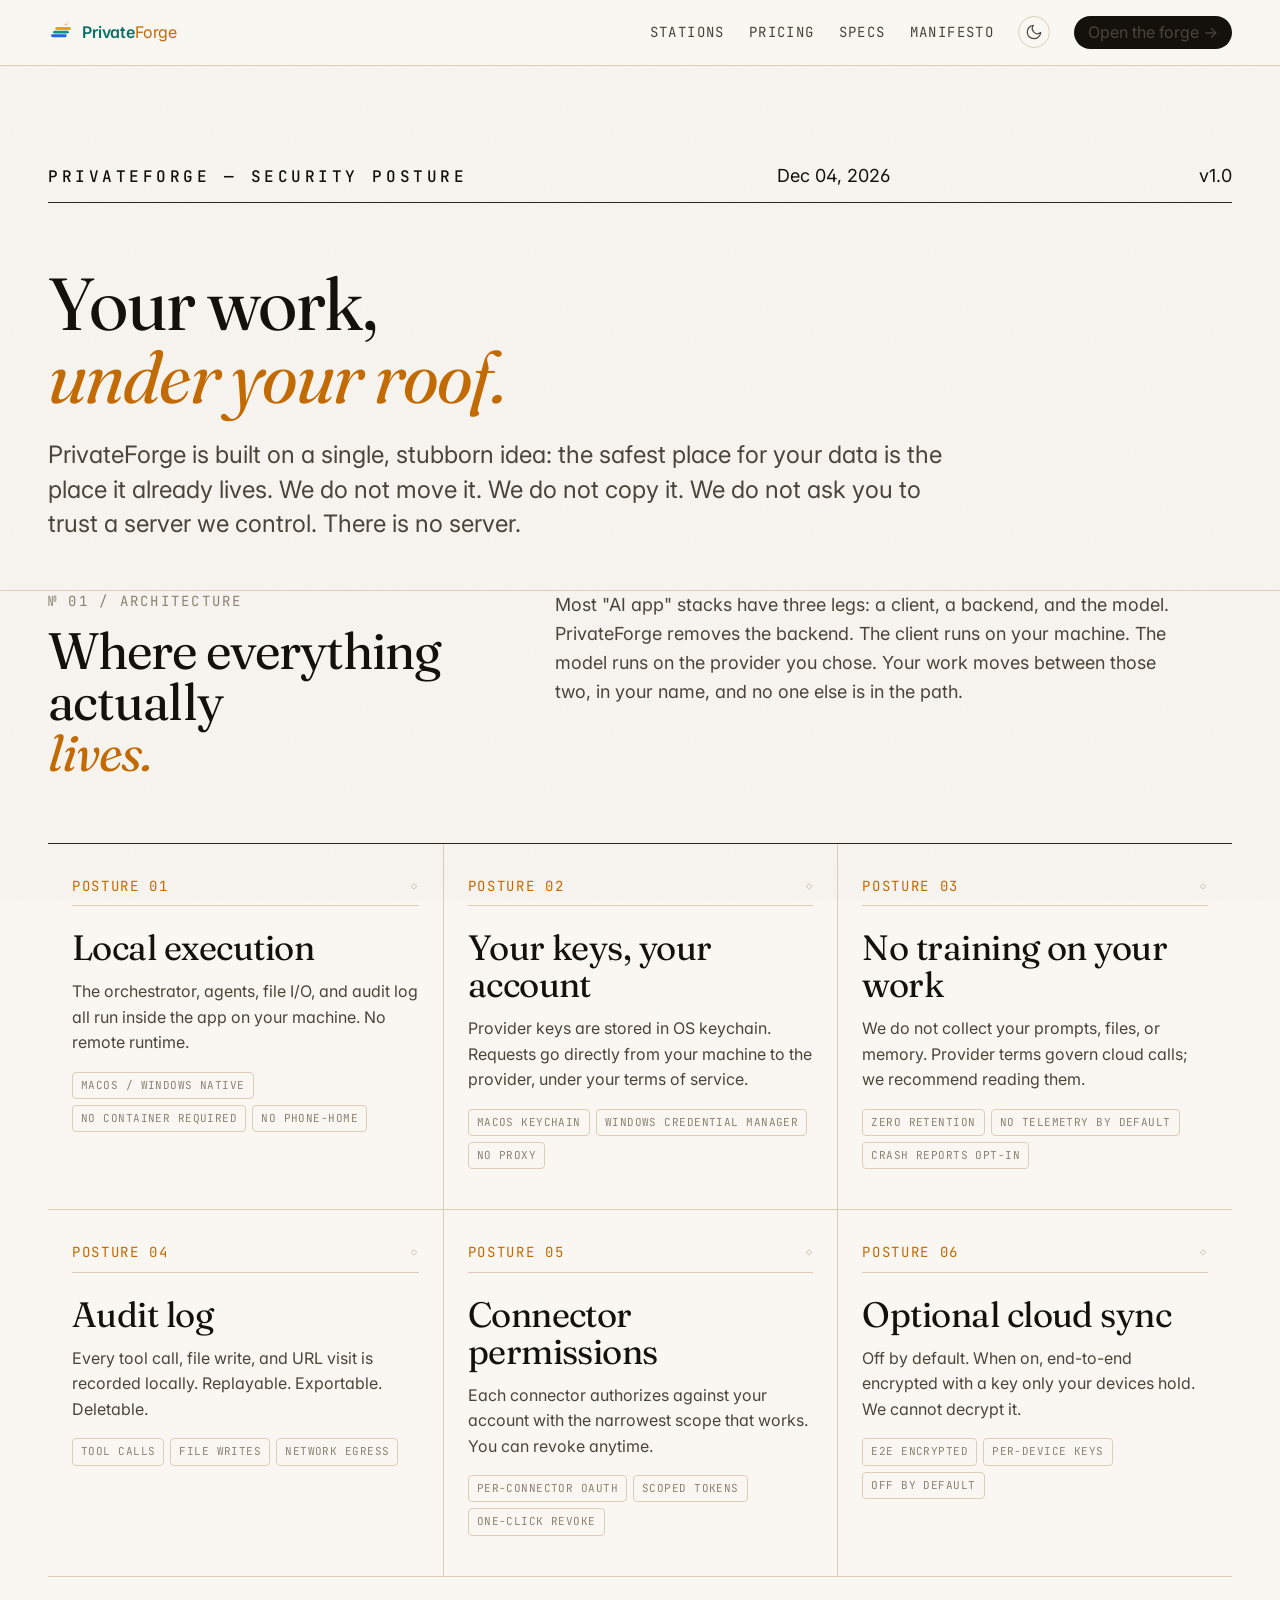
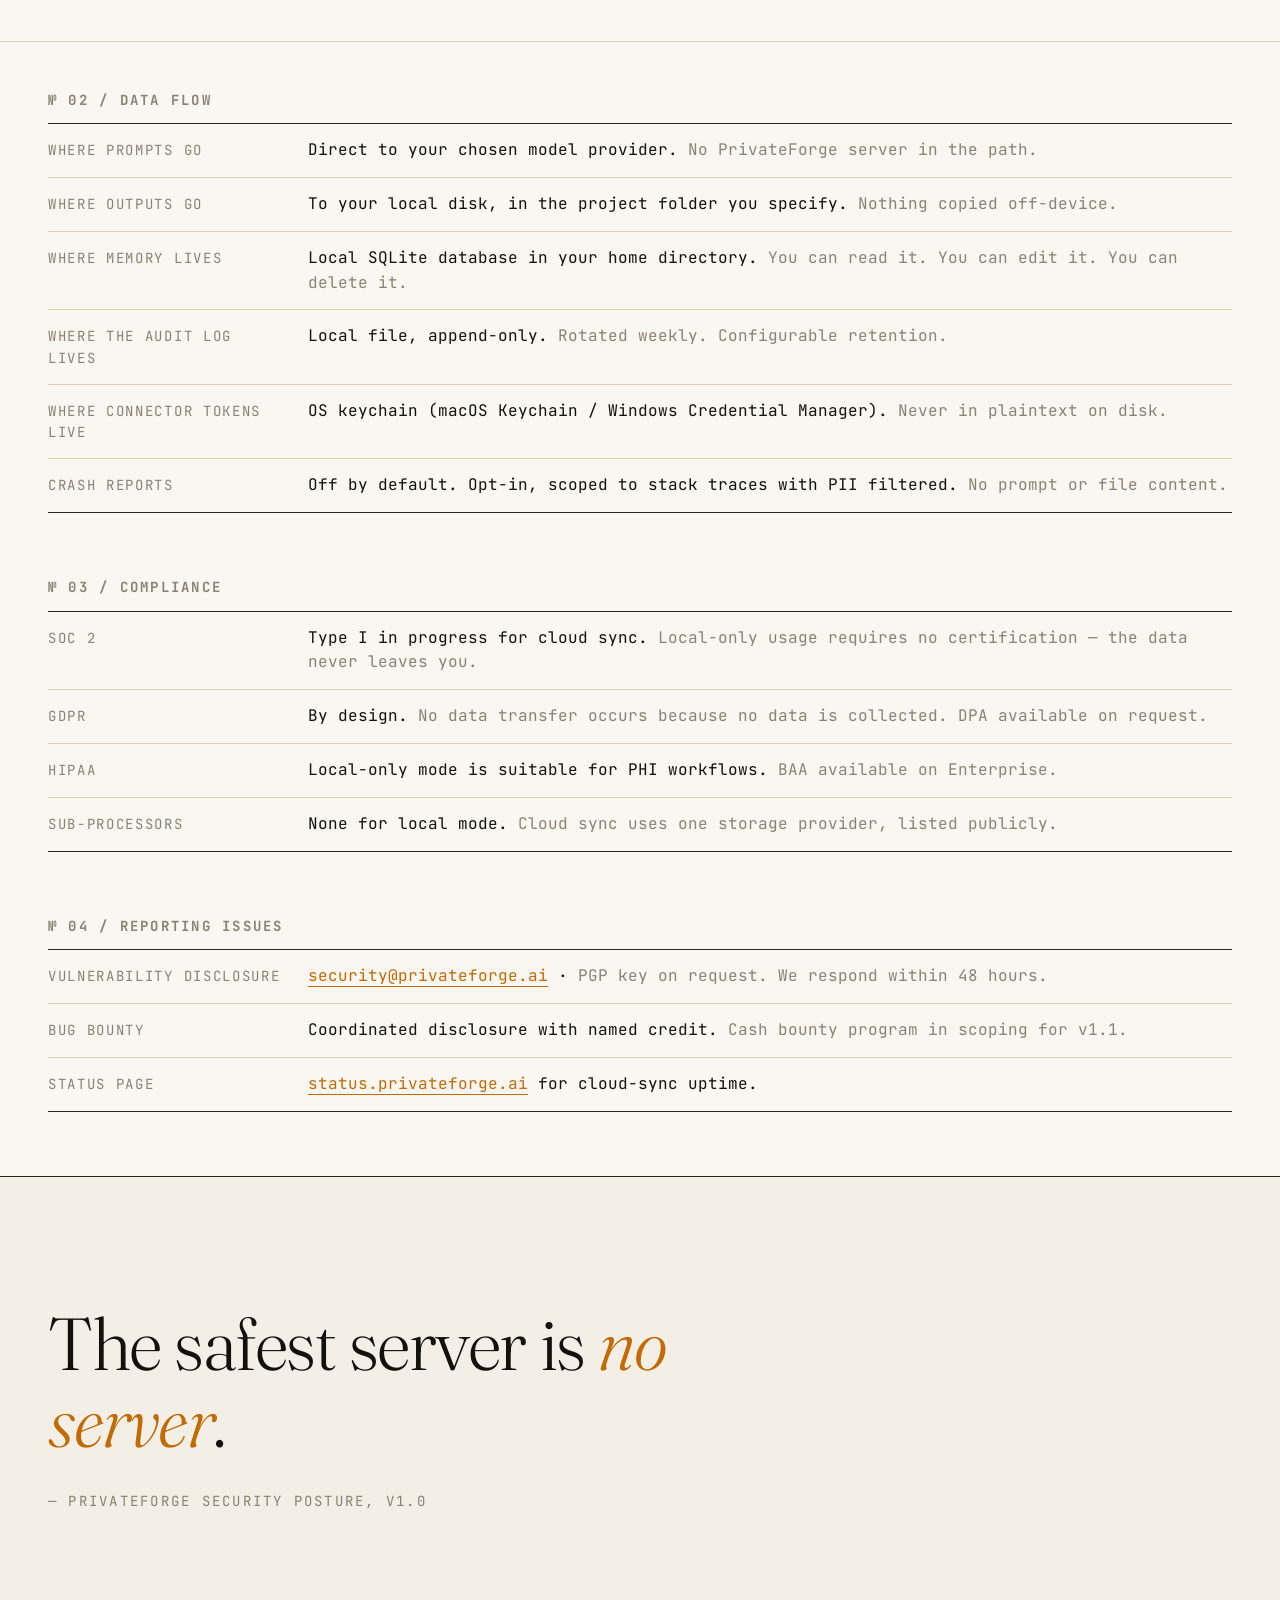
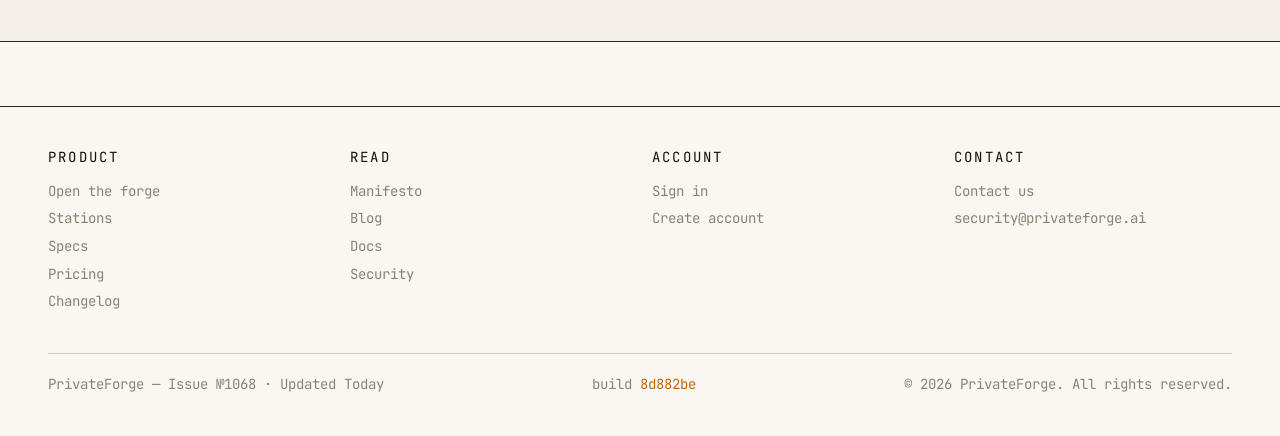
<file: security.html>
<!DOCTYPE html>
<html lang="en" data-theme="light">
<head>
  <meta charset="UTF-8" />
  <meta name="viewport" content="width=device-width, initial-scale=1" />
  <title>Security — PrivateForge</title>
  <meta name="description" content="How PrivateForge protects your data. Local-first execution, BYO keys, no cloud middleman, full audit log." />

  <meta property="og:title" content="Security — PrivateForge" />
  <meta property="og:description" content="Local-first execution. Your keys. No middleman. Full audit log." />
  <meta property="og:type" content="website" />
  <meta property="og:url" content="https://privateforge.ai/security.html" />

  <link rel="icon" type="image/svg+xml" href="assets/favicon.svg" />
  <link rel="apple-touch-icon" href="assets/app-icon.svg" />
  <link rel="preconnect" href="https://fonts.googleapis.com" />
  <link rel="preconnect" href="https://fonts.gstatic.com" crossorigin />
  <link href="https://fonts.googleapis.com/css2?family=Inter:wght@400;500;600&family=JetBrains+Mono:wght@400;500&family=Fraunces:opsz,wght,SOFT,WONK@9..144,300;9..144,400;9..144,500&display=swap" rel="stylesheet" />
  <link rel="stylesheet" href="assets/style.css" />
</head>
<body>
  <header class="site-header">
    <div class="shell site-header__inner">
      <a href="index.html" class="brand" aria-label="PrivateForge home">
        <svg class="brand__mark" xmlns="http://www.w3.org/2000/svg" viewBox="0 0 200 180" aria-hidden="true">
          <rect x="24" y="108" width="120" height="22" rx="11" fill="#2563EB"/>
          <rect x="40" y="80"  width="120" height="22" rx="11" fill="#0D9488"/>
          <rect x="56" y="52"  width="120" height="22" rx="11" fill="#F59E0B"/>
          <polygon points="136,34 139,24 142,34 152,31 142,28 139,18 136,28 126,31" fill="#EF4444"/>
          <polygon points="152,20 154,14 156,20 162,18 156,16 154,10 152,16 146,18" fill="#F97316" fill-opacity="0.85"/>
          <polygon points="124,40 126,34 128,40 134,38 128,36 126,30 124,36 118,38" fill="#FBBF24" fill-opacity="0.65"/>
        </svg>
        <span class="brand__name"><strong>Private</strong><em>Forge</em></span>
      </a>
      <nav class="nav" aria-label="Primary">
        <a href="index.html#stations" class="nav-link">Stations</a>
        <a href="pricing.html" class="nav-link">Pricing</a>
        <a href="specs.html" class="nav-link">Specs</a>
        <a href="manifesto.html" class="nav-link">Manifesto</a>
        <button class="theme-toggle" data-theme-toggle aria-label="Toggle theme"></button>
        <a href="https://app.privateforge.ai" class="nav__cta">Open the forge →</a>
      </nav>
    </div>
  </header>

  <main>
    <section class="hero" style="padding-block: clamp(var(--space-16), 8vw, var(--space-24)) var(--space-12);">
      <div class="shell">
        <div class="hero__masthead reveal">
          <span class="pub-name">PrivateForge — Security posture</span>
          <span><span data-stamp>Today</span></span>
          <span>v1.0</span>
        </div>
        <h1 class="hero__title reveal" style="font-size: var(--text-3xl); margin-top: var(--space-8);">
          Your work,<br/><em>under your roof.</em>
        </h1>
        <p class="hero__lede reveal" data-delay="2" style="margin-top: var(--space-6); max-width: 60ch;">
          PrivateForge is built on a single, stubborn idea: the safest place for your data is the place it already lives. We do not move it. We do not copy it. We do not ask you to trust a server we control. There is no server.
        </p>
      </div>
    </section>

    <section style="padding-block: 0 var(--space-16);">
      <div class="shell">
        <div class="floor__intro">
          <div class="reveal">
            <div class="section-eyebrow">№ 01 / Architecture</div>
            <h2 class="section-title">Where everything actually<br/><em>lives.</em></h2>
          </div>
          <p class="section-blurb reveal" data-delay="1">
            Most "AI app" stacks have three legs: a client, a backend, and the model. PrivateForge removes the backend. The client runs on your machine. The model runs on the provider you chose. Your work moves between those two, in your name, and no one else is in the path.
          </p>
        </div>

        <div class="stations">
          <article class="station reveal">
            <div class="station__no"><span>POSTURE 01</span><span class="glyph">◇</span></div>
            <h3>Local execution</h3>
            <p>The orchestrator, agents, file I/O, and audit log all run inside the app on your machine. No remote runtime.</p>
            <ul><li>macOS / Windows native</li><li>No container required</li><li>No phone-home</li></ul>
          </article>

          <article class="station reveal" data-delay="1">
            <div class="station__no"><span>POSTURE 02</span><span class="glyph">◇</span></div>
            <h3>Your keys, your account</h3>
            <p>Provider keys are stored in OS keychain. Requests go directly from your machine to the provider, under your terms of service.</p>
            <ul><li>macOS Keychain</li><li>Windows Credential Manager</li><li>No proxy</li></ul>
          </article>

          <article class="station reveal" data-delay="2">
            <div class="station__no"><span>POSTURE 03</span><span class="glyph">◇</span></div>
            <h3>No training on your work</h3>
            <p>We do not collect your prompts, files, or memory. Provider terms govern cloud calls; we recommend reading them.</p>
            <ul><li>Zero retention</li><li>No telemetry by default</li><li>Crash reports opt-in</li></ul>
          </article>

          <article class="station reveal" data-delay="3">
            <div class="station__no"><span>POSTURE 04</span><span class="glyph">◇</span></div>
            <h3>Audit log</h3>
            <p>Every tool call, file write, and URL visit is recorded locally. Replayable. Exportable. Deletable.</p>
            <ul><li>Tool calls</li><li>File writes</li><li>Network egress</li></ul>
          </article>

          <article class="station reveal" data-delay="4">
            <div class="station__no"><span>POSTURE 05</span><span class="glyph">◇</span></div>
            <h3>Connector permissions</h3>
            <p>Each connector authorizes against your account with the narrowest scope that works. You can revoke anytime.</p>
            <ul><li>Per-connector OAuth</li><li>Scoped tokens</li><li>One-click revoke</li></ul>
          </article>

          <article class="station reveal" data-delay="5">
            <div class="station__no"><span>POSTURE 06</span><span class="glyph">◇</span></div>
            <h3>Optional cloud sync</h3>
            <p>Off by default. When on, end-to-end encrypted with a key only your devices hold. We cannot decrypt it.</p>
            <ul><li>E2E encrypted</li><li>Per-device keys</li><li>Off by default</li></ul>
          </article>
        </div>
      </div>
    </section>

    <section style="padding-block: var(--space-12) var(--space-16); border-top: 1px solid var(--rule-soft);">
      <div class="shell">
        <h2 class="section-eyebrow reveal" style="margin-bottom: var(--space-3);">№ 02 / Data flow</h2>
        <table class="spec-table reveal" style="margin-bottom: var(--space-16);">
          <tr>
            <th>Where prompts go</th>
            <td>Direct to your chosen model provider. <span class="qual">No PrivateForge server in the path.</span></td>
          </tr>
          <tr>
            <th>Where outputs go</th>
            <td>To your local disk, in the project folder you specify. <span class="qual">Nothing copied off-device.</span></td>
          </tr>
          <tr>
            <th>Where memory lives</th>
            <td>Local SQLite database in your home directory. <span class="qual">You can read it. You can edit it. You can delete it.</span></td>
          </tr>
          <tr>
            <th>Where the audit log lives</th>
            <td>Local file, append-only. <span class="qual">Rotated weekly. Configurable retention.</span></td>
          </tr>
          <tr>
            <th>Where connector tokens live</th>
            <td>OS keychain (macOS Keychain / Windows Credential Manager). <span class="qual">Never in plaintext on disk.</span></td>
          </tr>
          <tr>
            <th>Crash reports</th>
            <td>Off by default. Opt-in, scoped to stack traces with PII filtered. <span class="qual">No prompt or file content.</span></td>
          </tr>
        </table>

        <h2 class="section-eyebrow reveal" style="margin-bottom: var(--space-3);">№ 03 / Compliance</h2>
        <table class="spec-table reveal" style="margin-bottom: var(--space-16);">
          <tr>
            <th>SOC 2</th>
            <td>Type I in progress for cloud sync. <span class="qual">Local-only usage requires no certification — the data never leaves you.</span></td>
          </tr>
          <tr>
            <th>GDPR</th>
            <td>By design. <span class="qual">No data transfer occurs because no data is collected. DPA available on request.</span></td>
          </tr>
          <tr>
            <th>HIPAA</th>
            <td>Local-only mode is suitable for PHI workflows. <span class="qual">BAA available on Enterprise.</span></td>
          </tr>
          <tr>
            <th>Sub-processors</th>
            <td>None for local mode. <span class="qual">Cloud sync uses one storage provider, listed publicly.</span></td>
          </tr>
        </table>

        <h2 class="section-eyebrow reveal" style="margin-bottom: var(--space-3);">№ 04 / Reporting issues</h2>
        <table class="spec-table reveal">
          <tr>
            <th>Vulnerability disclosure</th>
            <td><a href="mailto:security@privateforge.ai" style="color: var(--accent); border-bottom: 1px solid var(--accent);">security@privateforge.ai</a> · <span class="qual">PGP key on request. We respond within 48 hours.</span></td>
          </tr>
          <tr>
            <th>Bug bounty</th>
            <td>Coordinated disclosure with named credit. <span class="qual">Cash bounty program in scoping for v1.1.</span></td>
          </tr>
          <tr>
            <th>Status page</th>
            <td><a href="https://status.privateforge.ai" style="color: var(--accent); border-bottom: 1px solid var(--accent);">status.privateforge.ai</a> for cloud-sync uptime.</td>
          </tr>
        </table>
      </div>
    </section>

    <section class="manifesto-pull">
      <div class="shell">
        <div class="reveal">
          <p class="manifesto-pull__inner">
            The safest server is <em>no server</em>.
          </p>
          <p class="manifesto-pull__cite">— PrivateForge security posture, v1.0</p>
        </div>
      </div>
    </section>
  </main>

  <footer class="site-footer">
    <div class="shell">
      <div class="site-footer__inner">
        <div>
          <h4>Product</h4>
          <ul>
            <li><a href="https://app.privateforge.ai">Open the forge</a></li>
            <li><a href="index.html#stations">Stations</a></li>
            <li><a href="specs.html">Specs</a></li>
            <li><a href="pricing.html">Pricing</a></li>
            <li><a href="changelog.html">Changelog</a></li>
          </ul>
        </div>
        <div>
          <h4>Read</h4>
          <ul>
            <li><a href="manifesto.html">Manifesto</a></li>
            <li><a href="blog.html">Blog</a></li>
            <li><a href="docs.html">Docs</a></li>
            <li><a href="security.html">Security</a></li>
          </ul>
        </div>
        <div>
          <h4>Account</h4>
          <ul>
            <li><a href="https://app.privateforge.ai/login">Sign in</a></li>
            <li><a href="https://app.privateforge.ai/signup">Create account</a></li>
          </ul>
        </div>
        <div>
          <h4>Contact</h4>
          <ul>
            <li><a href="contact.html">Contact us</a></li>
            <li><a href="mailto:security@privateforge.ai">security@privateforge.ai</a></li>
          </ul>
        </div>
      </div>

      <div class="site-footer__colophon">
        <span>PrivateForge — Issue №<span data-issue>0001</span> · Updated <span data-stamp>Today</span></span>
        <span>build <span class="build-hash" data-build>0000000</span></span>
        <span>© <script>document.write(new Date().getFullYear())</script> PrivateForge. All rights reserved.</span>
      </div>
    </div>
  </footer>

  <script src="assets/site.js" defer></script>
</body>
</html>
</file>
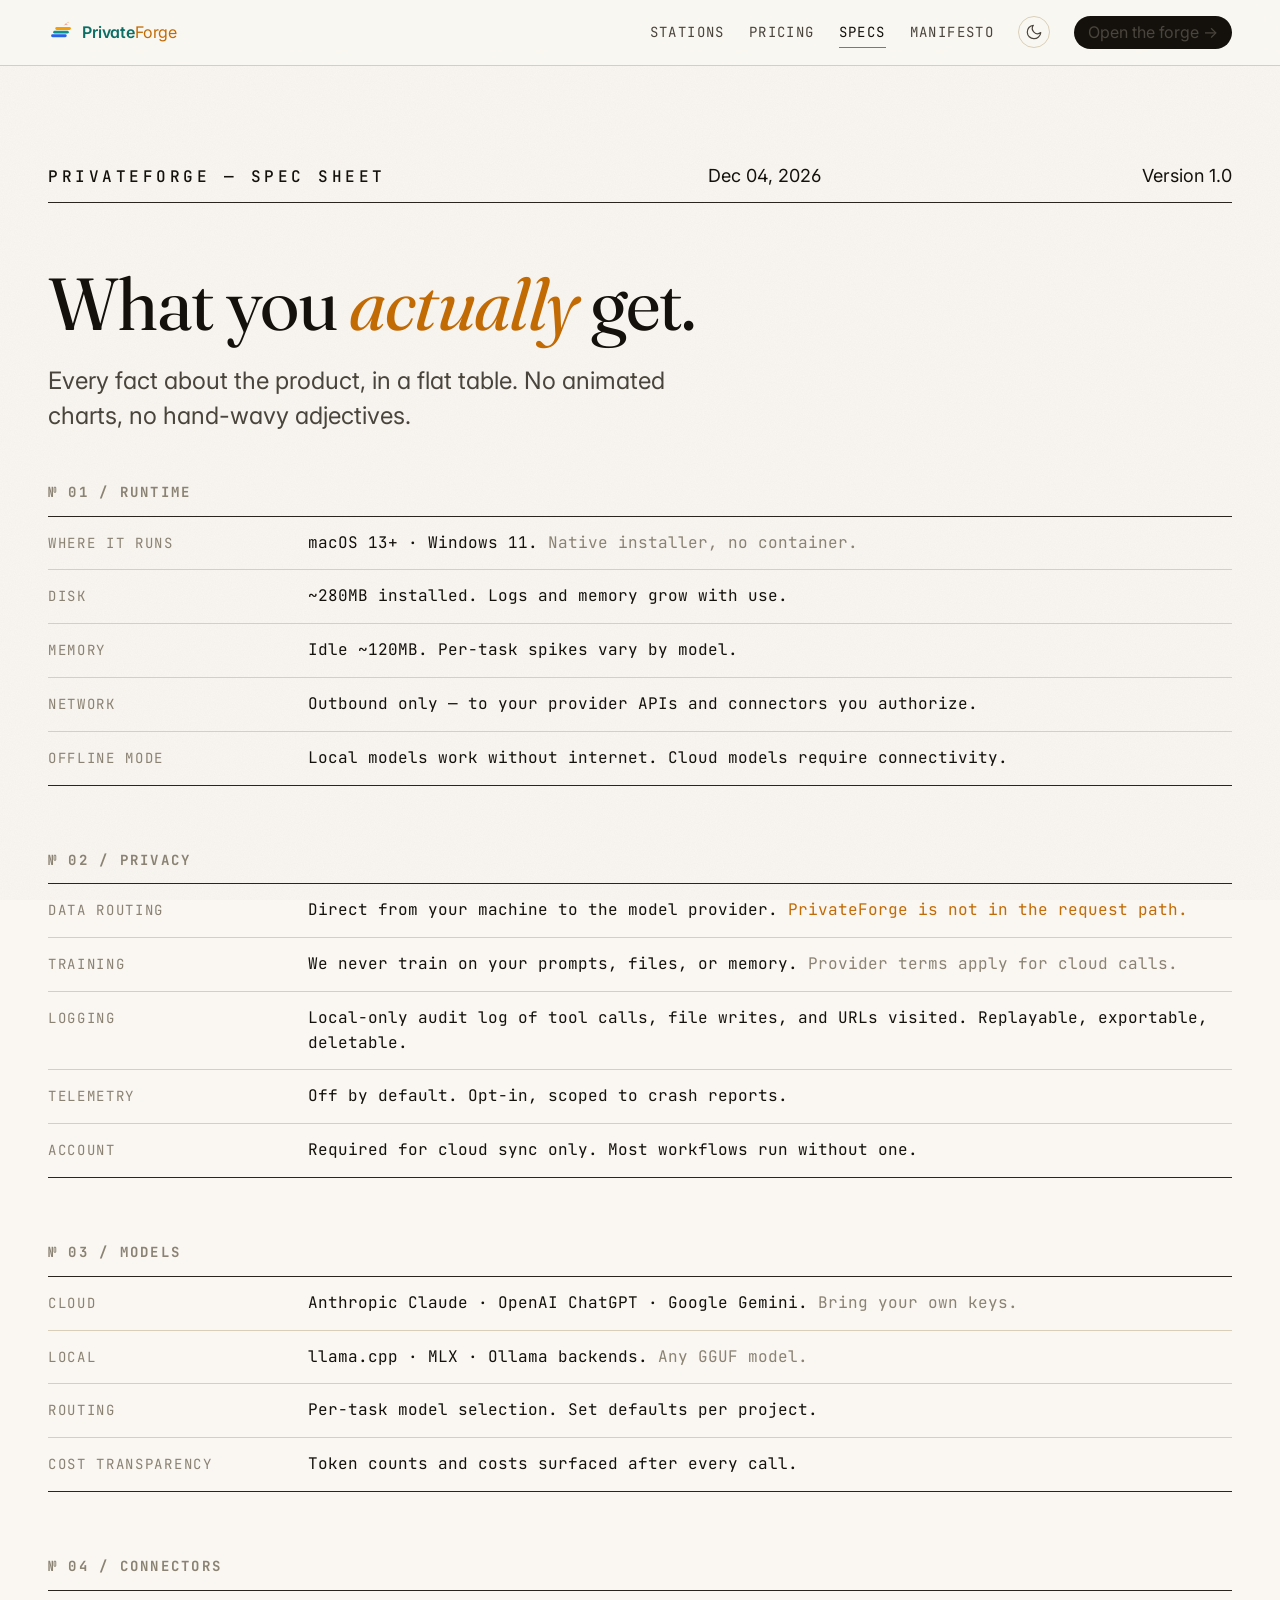
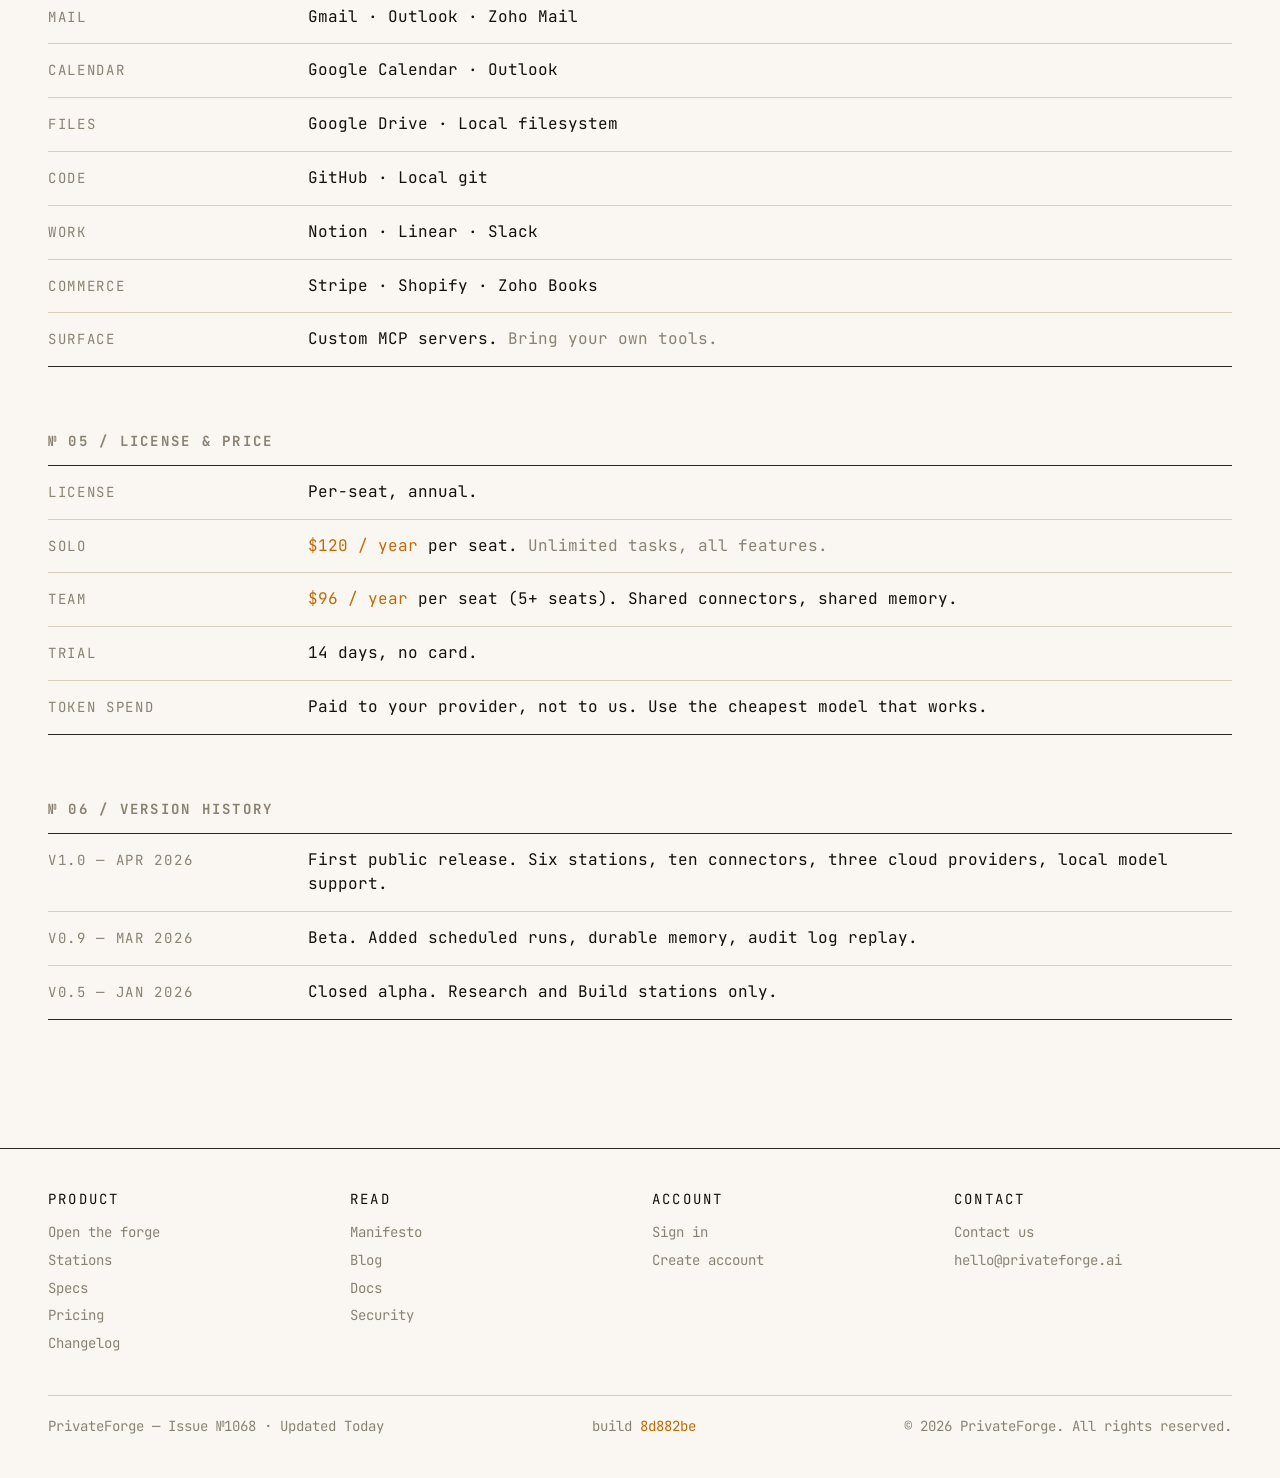
<file: specs.html>
<!DOCTYPE html>
<html lang="en" data-theme="light">
<head>
  <meta charset="UTF-8" />
  <meta name="viewport" content="width=device-width, initial-scale=1" />
  <title>Specs — PrivateForge</title>
  <meta name="description" content="The full PrivateForge spec sheet: where it runs, who sees your data, what it costs, what's included." />
  <link rel="icon" type="image/svg+xml" href="assets/favicon.svg" />
  <link rel="preconnect" href="https://fonts.googleapis.com" />
  <link rel="preconnect" href="https://fonts.gstatic.com" crossorigin />
  <link href="https://fonts.googleapis.com/css2?family=Inter:wght@400;500;600&family=JetBrains+Mono:wght@400;500&family=Fraunces:opsz,wght,SOFT,WONK@9..144,300;9..144,400;9..144,500&display=swap" rel="stylesheet" />
  <link rel="stylesheet" href="assets/style.css" />
</head>
<body>
  <header class="site-header">
    <div class="shell site-header__inner">
      <a href="index.html" class="brand" aria-label="PrivateForge home">
        <svg class="brand__mark" xmlns="http://www.w3.org/2000/svg" viewBox="0 0 200 180" aria-hidden="true">
          <rect x="24" y="108" width="120" height="22" rx="11" fill="#2563EB"/>
          <rect x="40" y="80"  width="120" height="22" rx="11" fill="#0D9488"/>
          <rect x="56" y="52"  width="120" height="22" rx="11" fill="#F59E0B"/>
          <polygon points="136,34 139,24 142,34 152,31 142,28 139,18 136,28 126,31" fill="#EF4444"/>
          <polygon points="152,20 154,14 156,20 162,18 156,16 154,10 152,16 146,18" fill="#F97316" fill-opacity="0.85"/>
          <polygon points="124,40 126,34 128,40 134,38 128,36 126,30 124,36 118,38" fill="#FBBF24" fill-opacity="0.65"/>
        </svg>
        <span class="brand__name"><strong>Private</strong><em>Forge</em></span>
      </a>
      <nav class="nav" aria-label="Primary">
        <a href="index.html#stations" class="nav-link">Stations</a>
        <a href="pricing.html"        class="nav-link">Pricing</a>
        <a href="specs.html"          class="nav-link" aria-current="page">Specs</a>
        <a href="manifesto.html"      class="nav-link">Manifesto</a>
        <button class="theme-toggle" data-theme-toggle aria-label="Toggle theme"></button>
        <a href="https://app.privateforge.ai" class="nav__cta">Open the forge →</a>
      </nav>
    </div>
  </header>

  <main>
    <section class="hero" style="padding-block: clamp(var(--space-16), 8vw, var(--space-24)) var(--space-12);">
      <div class="shell">
        <div class="hero__masthead reveal">
          <span class="pub-name">PrivateForge — Spec sheet</span>
          <span><span data-stamp>Today</span></span>
          <span>Version 1.0</span>
        </div>
        <h1 class="hero__title reveal" style="font-size: var(--text-3xl); margin-top: var(--space-8);">
          What you <em>actually</em> get.
        </h1>
        <p class="hero__lede reveal" data-delay="2" style="margin-top: var(--space-6);">
          Every fact about the product, in a flat table. No animated charts, no hand-wavy adjectives.
        </p>
      </div>
    </section>

    <section style="padding-block: 0 var(--space-16); border-top: none;">
      <div class="shell">

        <h2 class="section-eyebrow reveal" style="margin-bottom: var(--space-3);">№ 01 / Runtime</h2>
        <table class="spec-table reveal" style="margin-bottom: var(--space-16);">
          <tr><th>Where it runs</th><td>macOS 13+ · Windows 11. <span class="qual">Native installer, no container.</span></td></tr>
          <tr><th>Disk</th><td>~280MB installed. Logs and memory grow with use.</td></tr>
          <tr><th>Memory</th><td>Idle ~120MB. Per-task spikes vary by model.</td></tr>
          <tr><th>Network</th><td>Outbound only — to your provider APIs and connectors you authorize.</td></tr>
          <tr><th>Offline mode</th><td>Local models work without internet. Cloud models require connectivity.</td></tr>
        </table>

        <h2 class="section-eyebrow reveal" style="margin-bottom: var(--space-3);">№ 02 / Privacy</h2>
        <table class="spec-table reveal" style="margin-bottom: var(--space-16);">
          <tr><th>Data routing</th><td>Direct from your machine to the model provider. <span class="val">PrivateForge is not in the request path.</span></td></tr>
          <tr><th>Training</th><td>We never train on your prompts, files, or memory. <span class="qual">Provider terms apply for cloud calls.</span></td></tr>
          <tr><th>Logging</th><td>Local-only audit log of tool calls, file writes, and URLs visited. Replayable, exportable, deletable.</td></tr>
          <tr><th>Telemetry</th><td>Off by default. Opt-in, scoped to crash reports.</td></tr>
          <tr><th>Account</th><td>Required for cloud sync only. Most workflows run without one.</td></tr>
        </table>

        <h2 class="section-eyebrow reveal" style="margin-bottom: var(--space-3);">№ 03 / Models</h2>
        <table class="spec-table reveal" style="margin-bottom: var(--space-16);">
          <tr><th>Cloud</th><td>Anthropic Claude · OpenAI ChatGPT · Google Gemini. <span class="qual">Bring your own keys.</span></td></tr>
          <tr><th>Local</th><td>llama.cpp · MLX · Ollama backends. <span class="qual">Any GGUF model.</span></td></tr>
          <tr><th>Routing</th><td>Per-task model selection. Set defaults per project.</td></tr>
          <tr><th>Cost transparency</th><td>Token counts and costs surfaced after every call.</td></tr>
        </table>

        <h2 class="section-eyebrow reveal" style="margin-bottom: var(--space-3);">№ 04 / Connectors</h2>
        <table class="spec-table reveal" style="margin-bottom: var(--space-16);">
          <tr><th>Mail</th><td>Gmail · Outlook · Zoho Mail</td></tr>
          <tr><th>Calendar</th><td>Google Calendar · Outlook</td></tr>
          <tr><th>Files</th><td>Google Drive · Local filesystem</td></tr>
          <tr><th>Code</th><td>GitHub · Local git</td></tr>
          <tr><th>Work</th><td>Notion · Linear · Slack</td></tr>
          <tr><th>Commerce</th><td>Stripe · Shopify · Zoho Books</td></tr>
          <tr><th>Surface</th><td>Custom MCP servers. <span class="qual">Bring your own tools.</span></td></tr>
        </table>

        <h2 class="section-eyebrow reveal" style="margin-bottom: var(--space-3);">№ 05 / License & price</h2>
        <table class="spec-table reveal" style="margin-bottom: var(--space-16);">
          <tr><th>License</th><td>Per-seat, annual.</td></tr>
          <tr><th>Solo</th><td><span class="val">$120 / year</span> per seat. <span class="qual">Unlimited tasks, all features.</span></td></tr>
          <tr><th>Team</th><td><span class="val">$96 / year</span> per seat (5+ seats). Shared connectors, shared memory.</td></tr>
          <tr><th>Trial</th><td>14 days, no card.</td></tr>
          <tr><th>Token spend</th><td>Paid to your provider, not to us. Use the cheapest model that works.</td></tr>
        </table>

        <h2 class="section-eyebrow reveal" style="margin-bottom: var(--space-3);">№ 06 / Version history</h2>
        <table class="spec-table reveal">
          <tr><th>v1.0 — Apr 2026</th><td>First public release. Six stations, ten connectors, three cloud providers, local model support.</td></tr>
          <tr><th>v0.9 — Mar 2026</th><td>Beta. Added scheduled runs, durable memory, audit log replay.</td></tr>
          <tr><th>v0.5 — Jan 2026</th><td>Closed alpha. Research and Build stations only.</td></tr>
        </table>

      </div>
    </section>
  </main>

  <footer class="site-footer">
    <div class="shell">
      <div class="site-footer__inner">
        <div>
          <h4>Product</h4>
          <ul>
            <li><a href="https://app.privateforge.ai">Open the forge</a></li>
            <li><a href="index.html#stations">Stations</a></li>
            <li><a href="specs.html" aria-current="page">Specs</a></li>
            <li><a href="pricing.html">Pricing</a></li>
            <li><a href="changelog.html">Changelog</a></li>
          </ul>
        </div>
        <div>
          <h4>Read</h4>
          <ul>
            <li><a href="manifesto.html">Manifesto</a></li>
            <li><a href="blog.html">Blog</a></li>
            <li><a href="docs.html">Docs</a></li>
            <li><a href="security.html">Security</a></li>
          </ul>
        </div>
        <div>
          <h4>Account</h4>
          <ul>
            <li><a href="https://app.privateforge.ai/login">Sign in</a></li>
            <li><a href="https://app.privateforge.ai/signup">Create account</a></li>
          </ul>
        </div>
        <div>
          <h4>Contact</h4>
          <ul>
            <li><a href="contact.html">Contact us</a></li>
            <li><a href="mailto:hello@privateforge.ai">hello@privateforge.ai</a></li>
          </ul>
        </div>
      </div>
      <div class="site-footer__colophon">
        <span>PrivateForge — Issue №<span data-issue>0001</span> · Updated <span data-stamp>Today</span></span>
        <span>build <span class="build-hash" data-build>0000000</span></span>
        <span>© <script>document.write(new Date().getFullYear())</script> PrivateForge. All rights reserved.</span>
      </div>
    </div>
  </footer>

  <script src="assets/site.js" defer></script>
</body>
</html>
</file>
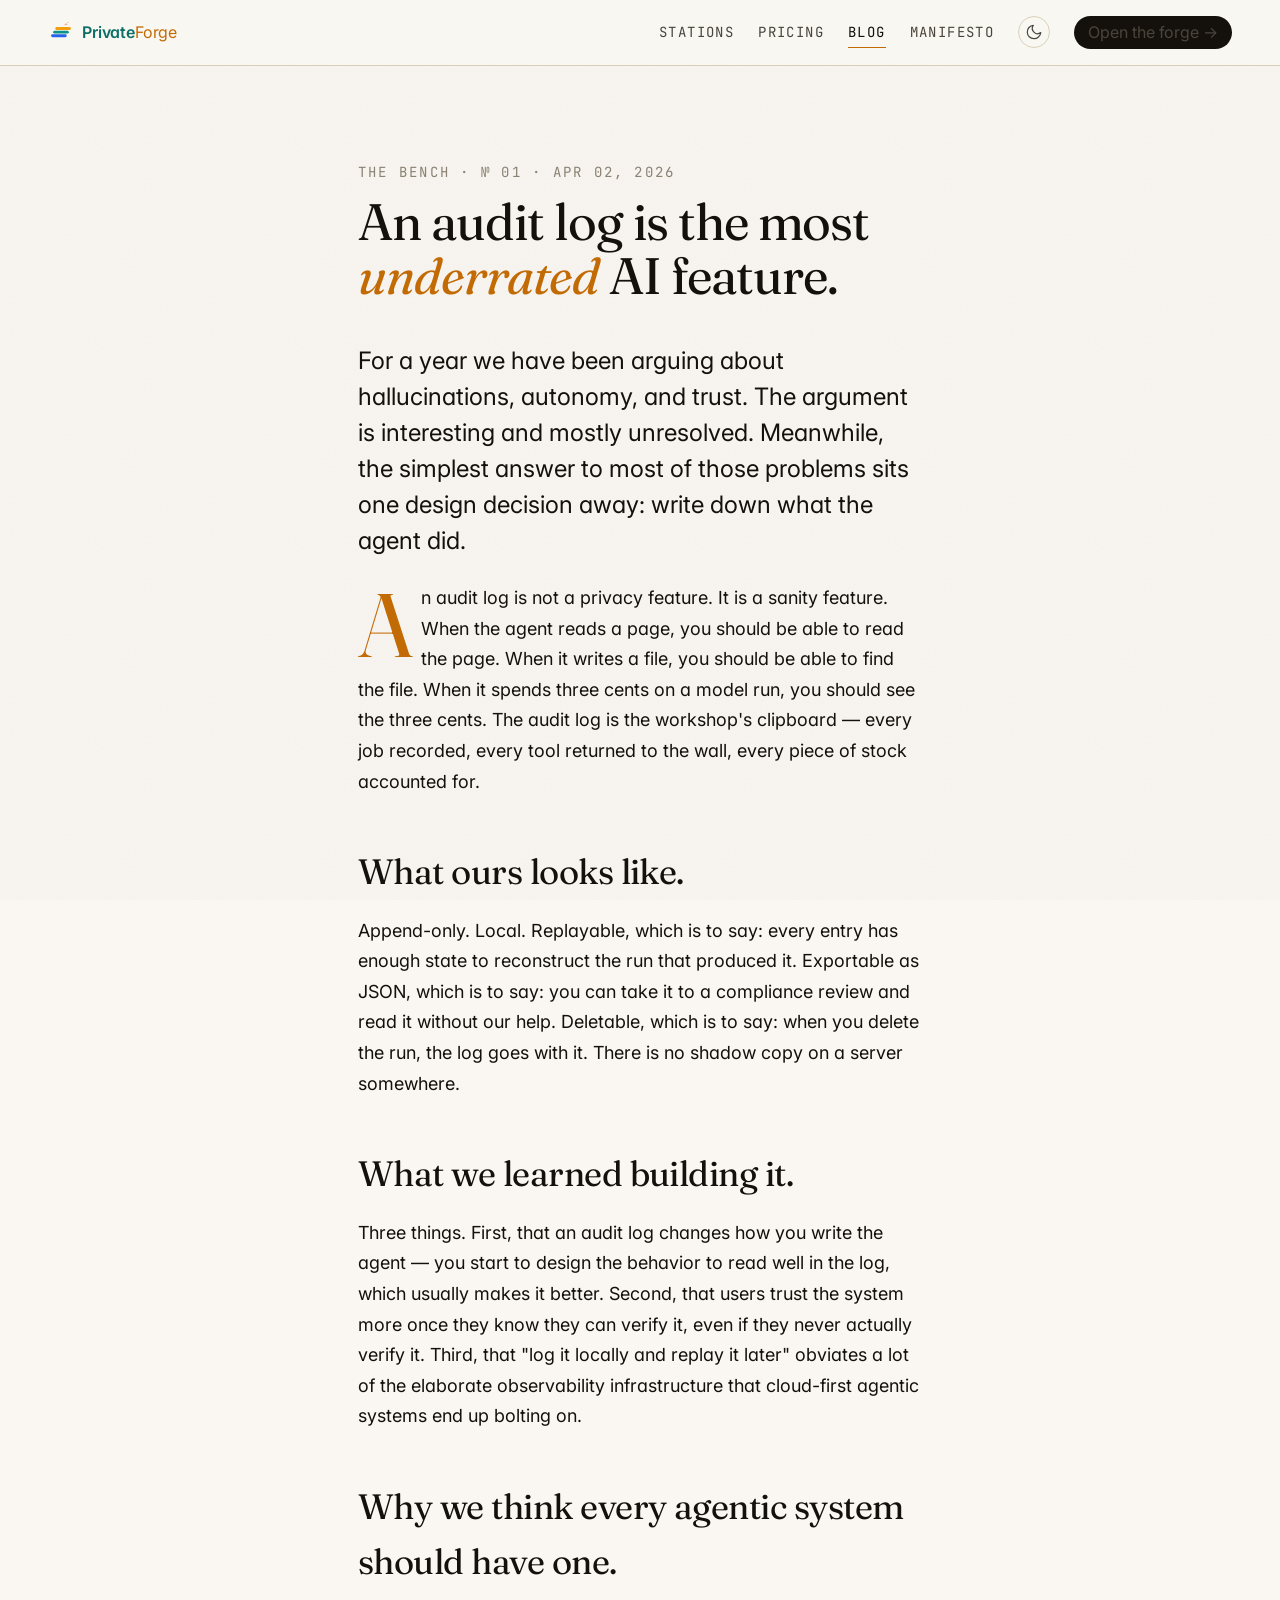
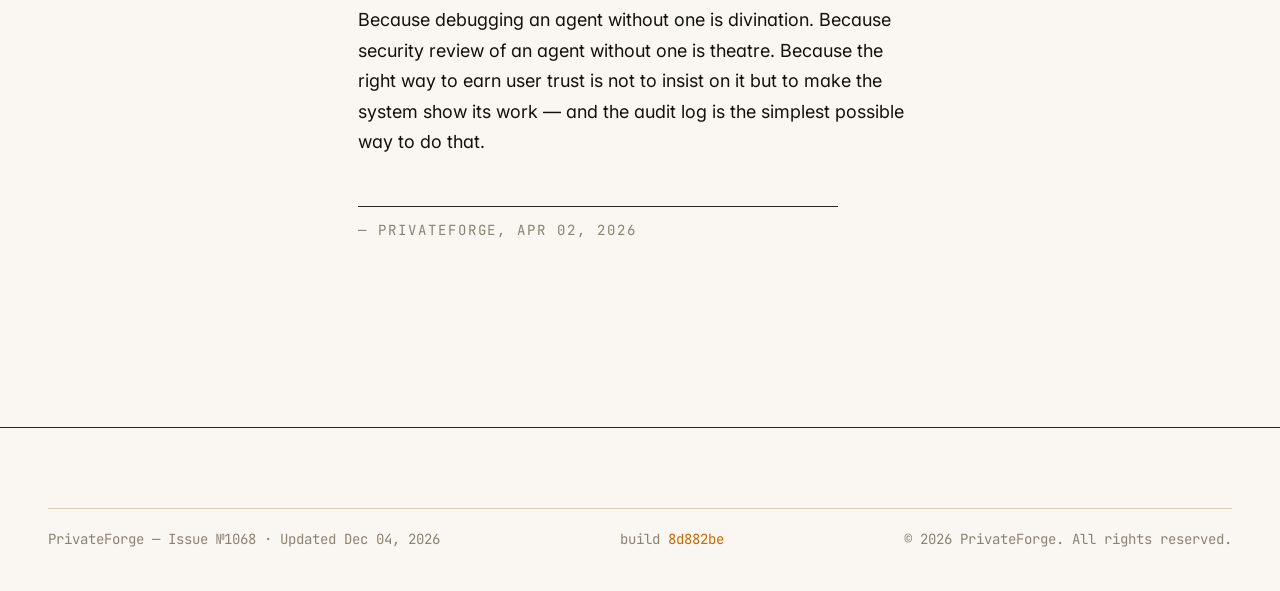
<file: blog/audit-log.html>
<!DOCTYPE html>
<html lang="en" data-theme="light">
<head>
  <meta charset="UTF-8" />
  <meta name="viewport" content="width=device-width, initial-scale=1" />
  <title>The audit log — PrivateForge</title>
  <meta name="description" content="Replayable, exportable, deletable — what we learned building one and why every agentic system needs one." />
  <link rel="icon" type="image/svg+xml" href="../assets/favicon.svg" />
  <link rel="preconnect" href="https://fonts.googleapis.com" />
  <link rel="preconnect" href="https://fonts.gstatic.com" crossorigin />
  <link href="https://fonts.googleapis.com/css2?family=Inter:wght@400;500;600&family=JetBrains+Mono:wght@400;500&family=Fraunces:opsz,wght,SOFT,WONK@9..144,300;9..144,400;9..144,500&display=swap" rel="stylesheet" />
  <link rel="stylesheet" href="../assets/style.css" />
</head>
<body>
  <header class="site-header">
    <div class="shell site-header__inner">
      <a href="../index.html" class="brand" aria-label="PrivateForge home">
        <svg class="brand__mark" xmlns="http://www.w3.org/2000/svg" viewBox="0 0 200 180" aria-hidden="true">
          <rect x="24" y="108" width="120" height="22" rx="11" fill="#2563EB"/>
          <rect x="40" y="80"  width="120" height="22" rx="11" fill="#0D9488"/>
          <rect x="56" y="52"  width="120" height="22" rx="11" fill="#F59E0B"/>
          <polygon points="136,34 139,24 142,34 152,31 142,28 139,18 136,28 126,31" fill="#EF4444"/>
          <polygon points="152,20 154,14 156,20 162,18 156,16 154,10 152,16 146,18" fill="#F97316" fill-opacity="0.85"/>
          <polygon points="124,40 126,34 128,40 134,38 128,36 126,30 124,36 118,38" fill="#FBBF24" fill-opacity="0.65"/>
        </svg>
        <span class="brand__name"><strong>Private</strong><em>Forge</em></span>
      </a>
      <nav class="nav" aria-label="Primary">
        <a href="../index.html#stations" class="nav-link">Stations</a>
        <a href="../pricing.html" class="nav-link">Pricing</a>
        <a href="../blog.html" class="nav-link" aria-current="page">Blog</a>
        <a href="../manifesto.html" class="nav-link">Manifesto</a>
        <button class="theme-toggle" data-theme-toggle aria-label="Toggle theme"></button>
        <a href="https://app.privateforge.ai" class="nav__cta">Open the forge →</a>
      </nav>
    </div>
  </header>

  <main>
    <article class="shell longform">
      <div class="lf-eyebrow reveal">The Bench · № 01 · Apr 02, 2026</div>
      <h1 class="reveal">An audit log is the most <em>underrated</em> AI feature.</h1>

      <p class="lead reveal">
        For a year we have been arguing about hallucinations, autonomy, and trust. The argument is interesting and mostly unresolved. Meanwhile, the simplest answer to most of those problems sits one design decision away: write down what the agent did.
      </p>

      <p class="has-dropcap reveal">
        An audit log is not a privacy feature. It is a sanity feature. When the agent reads a page, you should be able to read the page. When it writes a file, you should be able to find the file. When it spends three cents on a model run, you should see the three cents. The audit log is the workshop's clipboard — every job recorded, every tool returned to the wall, every piece of stock accounted for.
      </p>

      <h2 class="reveal">What ours looks like.</h2>
      <p class="reveal">
        Append-only. Local. Replayable, which is to say: every entry has enough state to reconstruct the run that produced it. Exportable as JSON, which is to say: you can take it to a compliance review and read it without our help. Deletable, which is to say: when you delete the run, the log goes with it. There is no shadow copy on a server somewhere.
      </p>

      <h2 class="reveal">What we learned building it.</h2>
      <p class="reveal">
        Three things. First, that an audit log changes how you write the agent — you start to design the behavior to read well in the log, which usually makes it better. Second, that users trust the system more once they know they can verify it, even if they never actually verify it. Third, that "log it locally and replay it later" obviates a lot of the elaborate observability infrastructure that cloud-first agentic systems end up bolting on.
      </p>

      <h2 class="reveal">Why we think every agentic system should have one.</h2>
      <p class="reveal">
        Because debugging an agent without one is divination. Because security review of an agent without one is theatre. Because the right way to earn user trust is not to insist on it but to make the system show its work — and the audit log is the simplest possible way to do that.
      </p>

      <p class="marker reveal">— PrivateForge, Apr 02, 2026</p>
    </article>
  </main>

  <footer class="site-footer">
    <div class="shell">
      <div class="site-footer__colophon">
        <span>PrivateForge — Issue №<span data-issue>0001</span> · Updated <span data-stamp>Today</span></span>
        <span>build <span class="build-hash" data-build>0000000</span></span>
        <span>© <script>document.write(new Date().getFullYear())</script> PrivateForge. All rights reserved.</span>
      </div>
    </div>
  </footer>

  <script src="../assets/site.js" defer></script>
</body>
</html>
</file>
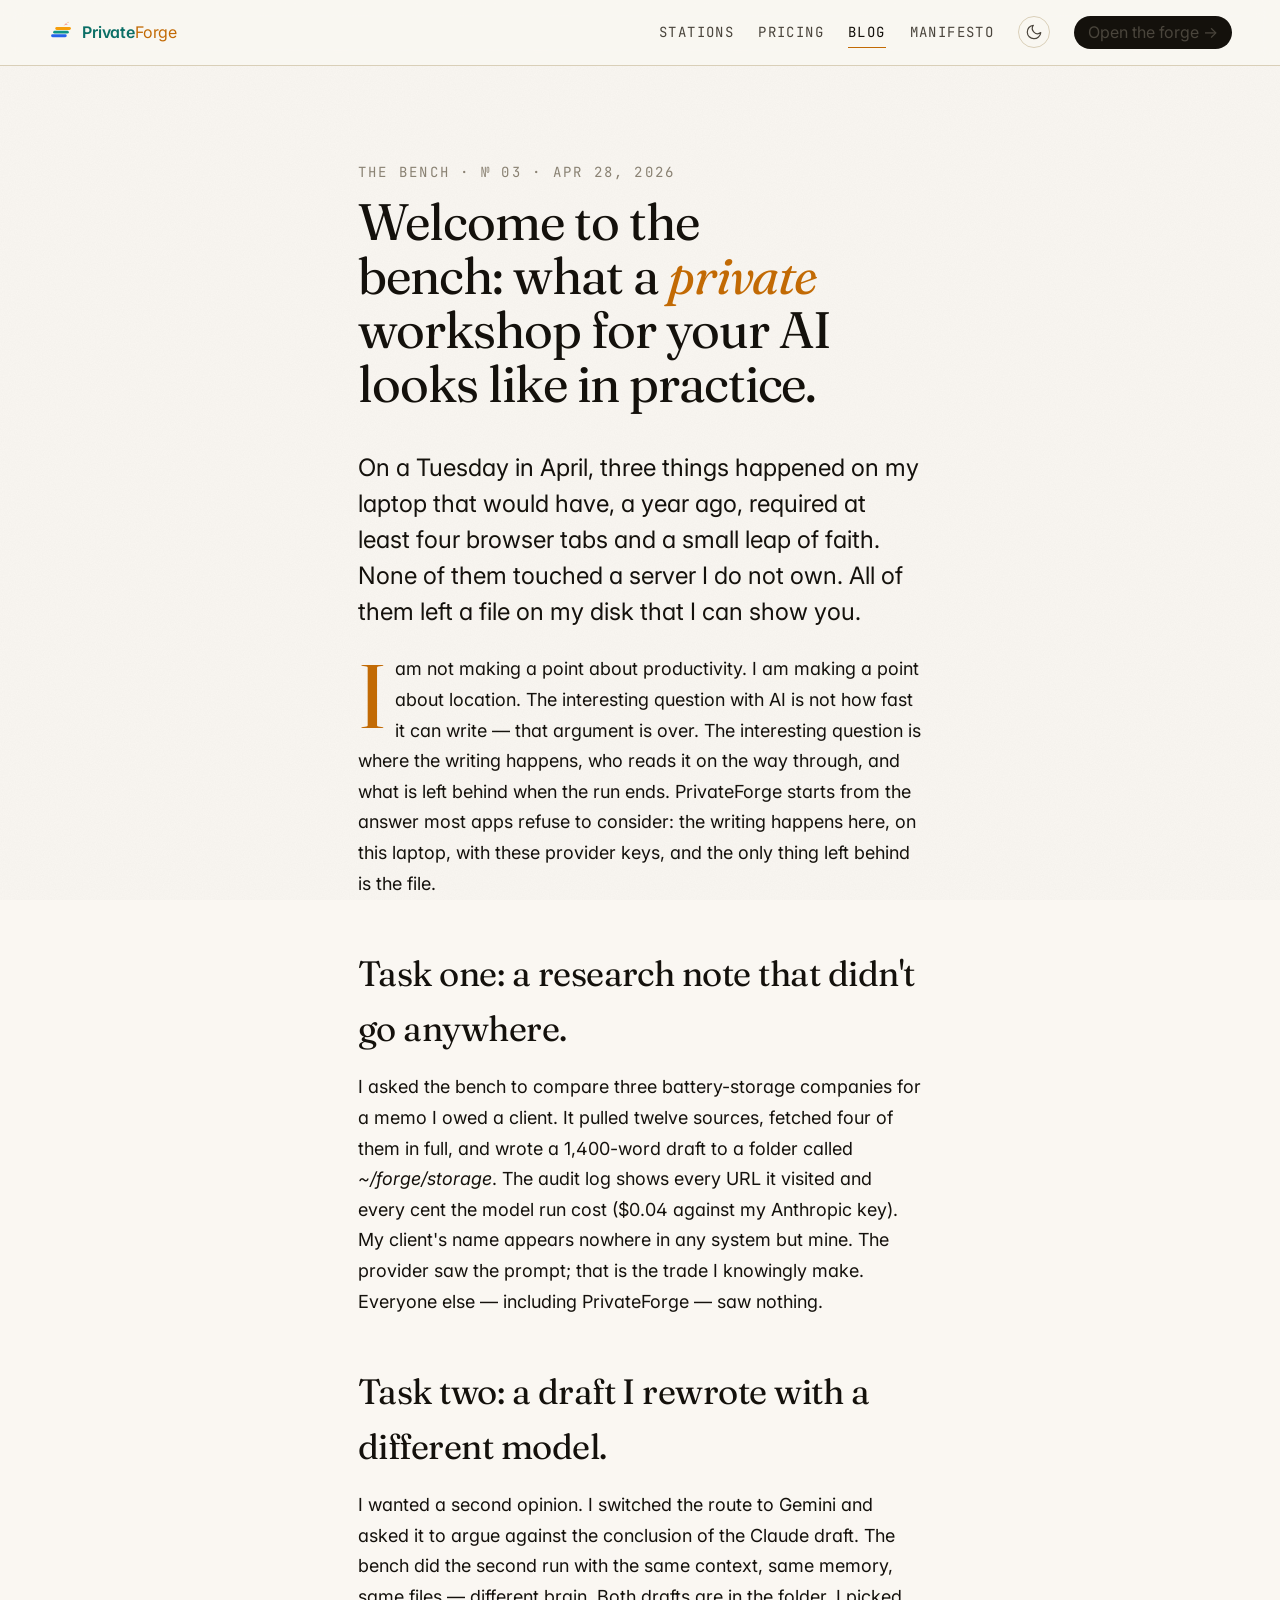
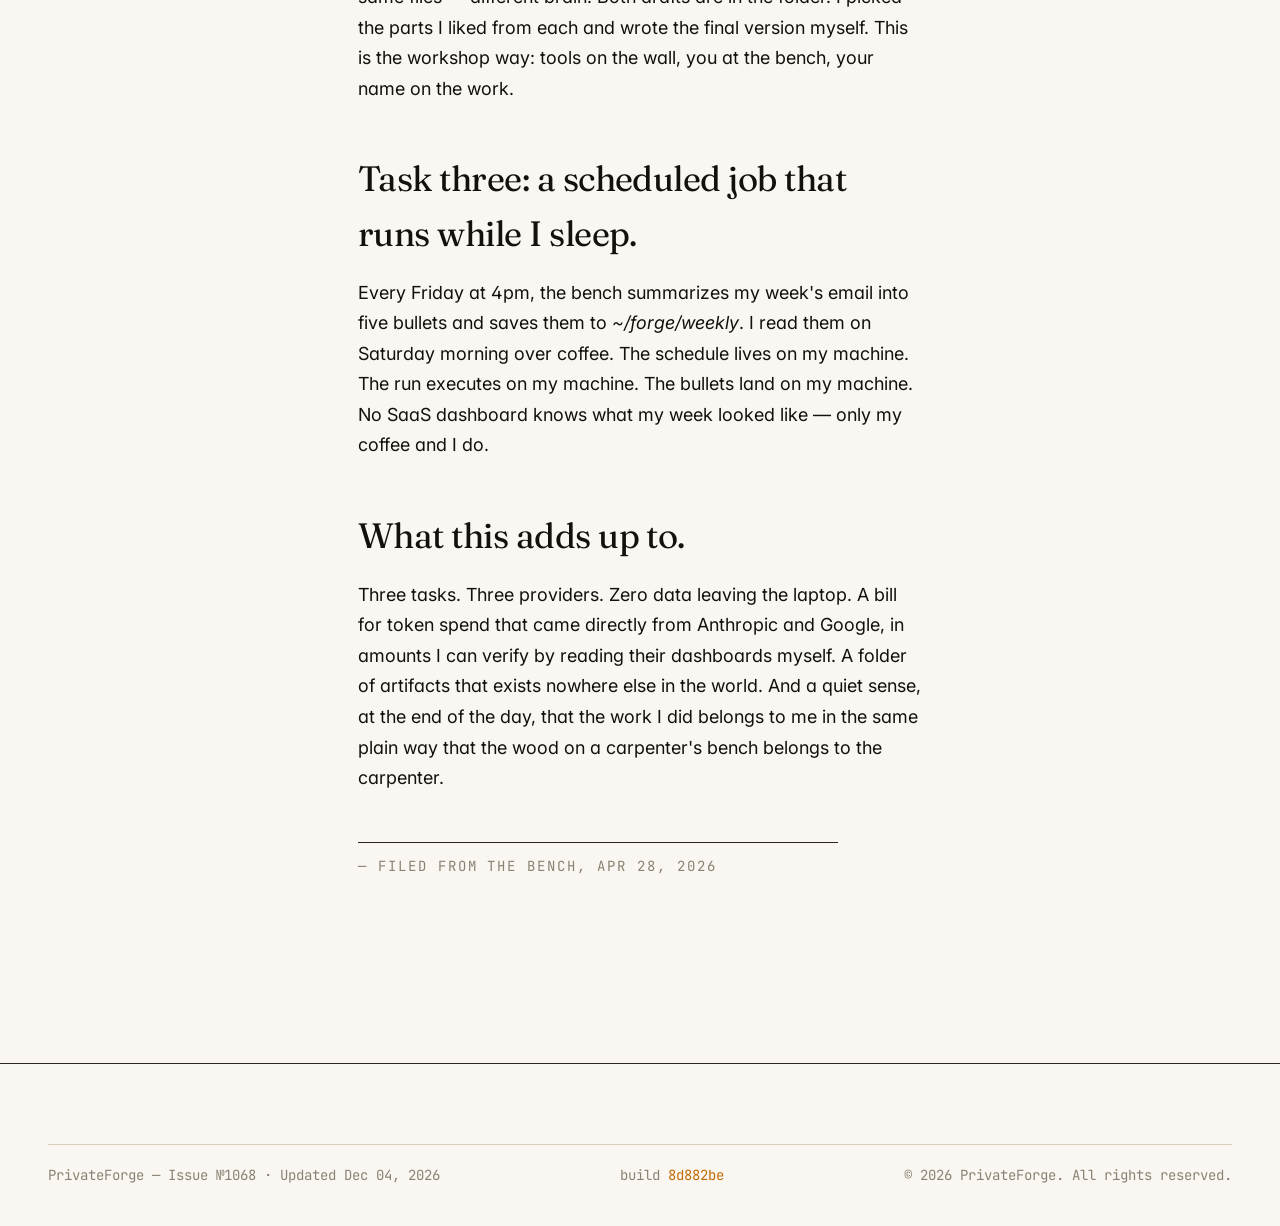
<file: blog/welcome-to-the-bench.html>
<!DOCTYPE html>
<html lang="en" data-theme="light">
<head>
  <meta charset="UTF-8" />
  <meta name="viewport" content="width=device-width, initial-scale=1" />
  <title>Welcome to the bench — PrivateForge</title>
  <meta name="description" content="A walkthrough of a real Tuesday at the bench — three tasks, three providers, zero data leaving the laptop." />
  <link rel="icon" type="image/svg+xml" href="../assets/favicon.svg" />
  <link rel="preconnect" href="https://fonts.googleapis.com" />
  <link rel="preconnect" href="https://fonts.gstatic.com" crossorigin />
  <link href="https://fonts.googleapis.com/css2?family=Inter:wght@400;500;600&family=JetBrains+Mono:wght@400;500&family=Fraunces:opsz,wght,SOFT,WONK@9..144,300;9..144,400;9..144,500&display=swap" rel="stylesheet" />
  <link rel="stylesheet" href="../assets/style.css" />
</head>
<body>
  <header class="site-header">
    <div class="shell site-header__inner">
      <a href="../index.html" class="brand" aria-label="PrivateForge home">
        <svg class="brand__mark" xmlns="http://www.w3.org/2000/svg" viewBox="0 0 200 180" aria-hidden="true">
          <rect x="24" y="108" width="120" height="22" rx="11" fill="#2563EB"/>
          <rect x="40" y="80"  width="120" height="22" rx="11" fill="#0D9488"/>
          <rect x="56" y="52"  width="120" height="22" rx="11" fill="#F59E0B"/>
          <polygon points="136,34 139,24 142,34 152,31 142,28 139,18 136,28 126,31" fill="#EF4444"/>
          <polygon points="152,20 154,14 156,20 162,18 156,16 154,10 152,16 146,18" fill="#F97316" fill-opacity="0.85"/>
          <polygon points="124,40 126,34 128,40 134,38 128,36 126,30 124,36 118,38" fill="#FBBF24" fill-opacity="0.65"/>
        </svg>
        <span class="brand__name"><strong>Private</strong><em>Forge</em></span>
      </a>
      <nav class="nav" aria-label="Primary">
        <a href="../index.html#stations" class="nav-link">Stations</a>
        <a href="../pricing.html" class="nav-link">Pricing</a>
        <a href="../blog.html" class="nav-link" aria-current="page">Blog</a>
        <a href="../manifesto.html" class="nav-link">Manifesto</a>
        <button class="theme-toggle" data-theme-toggle aria-label="Toggle theme"></button>
        <a href="https://app.privateforge.ai" class="nav__cta">Open the forge →</a>
      </nav>
    </div>
  </header>

  <main>
    <article class="shell longform">
      <div class="lf-eyebrow reveal">The Bench · № 03 · Apr 28, 2026</div>
      <h1 class="reveal">Welcome to the bench: what a <em>private</em> workshop for your AI looks like in practice.</h1>

      <p class="lead reveal">
        On a Tuesday in April, three things happened on my laptop that would have, a year ago, required at least four browser tabs and a small leap of faith. None of them touched a server I do not own. All of them left a file on my disk that I can show you.
      </p>

      <p class="has-dropcap reveal">
        I am not making a point about productivity. I am making a point about location. The interesting question with AI is not how fast it can write — that argument is over. The interesting question is where the writing happens, who reads it on the way through, and what is left behind when the run ends. PrivateForge starts from the answer most apps refuse to consider: the writing happens here, on this laptop, with these provider keys, and the only thing left behind is the file.
      </p>

      <h2 class="reveal">Task one: a research note that didn't go anywhere.</h2>
      <p class="reveal">
        I asked the bench to compare three battery-storage companies for a memo I owed a client. It pulled twelve sources, fetched four of them in full, and wrote a 1,400-word draft to a folder called <em>~/forge/storage</em>. The audit log shows every URL it visited and every cent the model run cost ($0.04 against my Anthropic key). My client's name appears nowhere in any system but mine. The provider saw the prompt; that is the trade I knowingly make. Everyone else — including PrivateForge — saw nothing.
      </p>

      <h2 class="reveal">Task two: a draft I rewrote with a different model.</h2>
      <p class="reveal">
        I wanted a second opinion. I switched the route to Gemini and asked it to argue against the conclusion of the Claude draft. The bench did the second run with the same context, same memory, same files — different brain. Both drafts are in the folder. I picked the parts I liked from each and wrote the final version myself. This is the workshop way: tools on the wall, you at the bench, your name on the work.
      </p>

      <h2 class="reveal">Task three: a scheduled job that runs while I sleep.</h2>
      <p class="reveal">
        Every Friday at 4pm, the bench summarizes my week's email into five bullets and saves them to <em>~/forge/weekly</em>. I read them on Saturday morning over coffee. The schedule lives on my machine. The run executes on my machine. The bullets land on my machine. No SaaS dashboard knows what my week looked like — only my coffee and I do.
      </p>

      <h2 class="reveal">What this adds up to.</h2>
      <p class="reveal">
        Three tasks. Three providers. Zero data leaving the laptop. A bill for token spend that came directly from Anthropic and Google, in amounts I can verify by reading their dashboards myself. A folder of artifacts that exists nowhere else in the world. And a quiet sense, at the end of the day, that the work I did belongs to me in the same plain way that the wood on a carpenter's bench belongs to the carpenter.
      </p>

      <p class="marker reveal">— Filed from the bench, Apr 28, 2026</p>
    </article>
  </main>

  <footer class="site-footer">
    <div class="shell">
      <div class="site-footer__colophon">
        <span>PrivateForge — Issue №<span data-issue>0001</span> · Updated <span data-stamp>Today</span></span>
        <span>build <span class="build-hash" data-build>0000000</span></span>
        <span>© <script>document.write(new Date().getFullYear())</script> PrivateForge. All rights reserved.</span>
      </div>
    </div>
  </footer>

  <script src="../assets/site.js" defer></script>
</body>
</html>
</file>
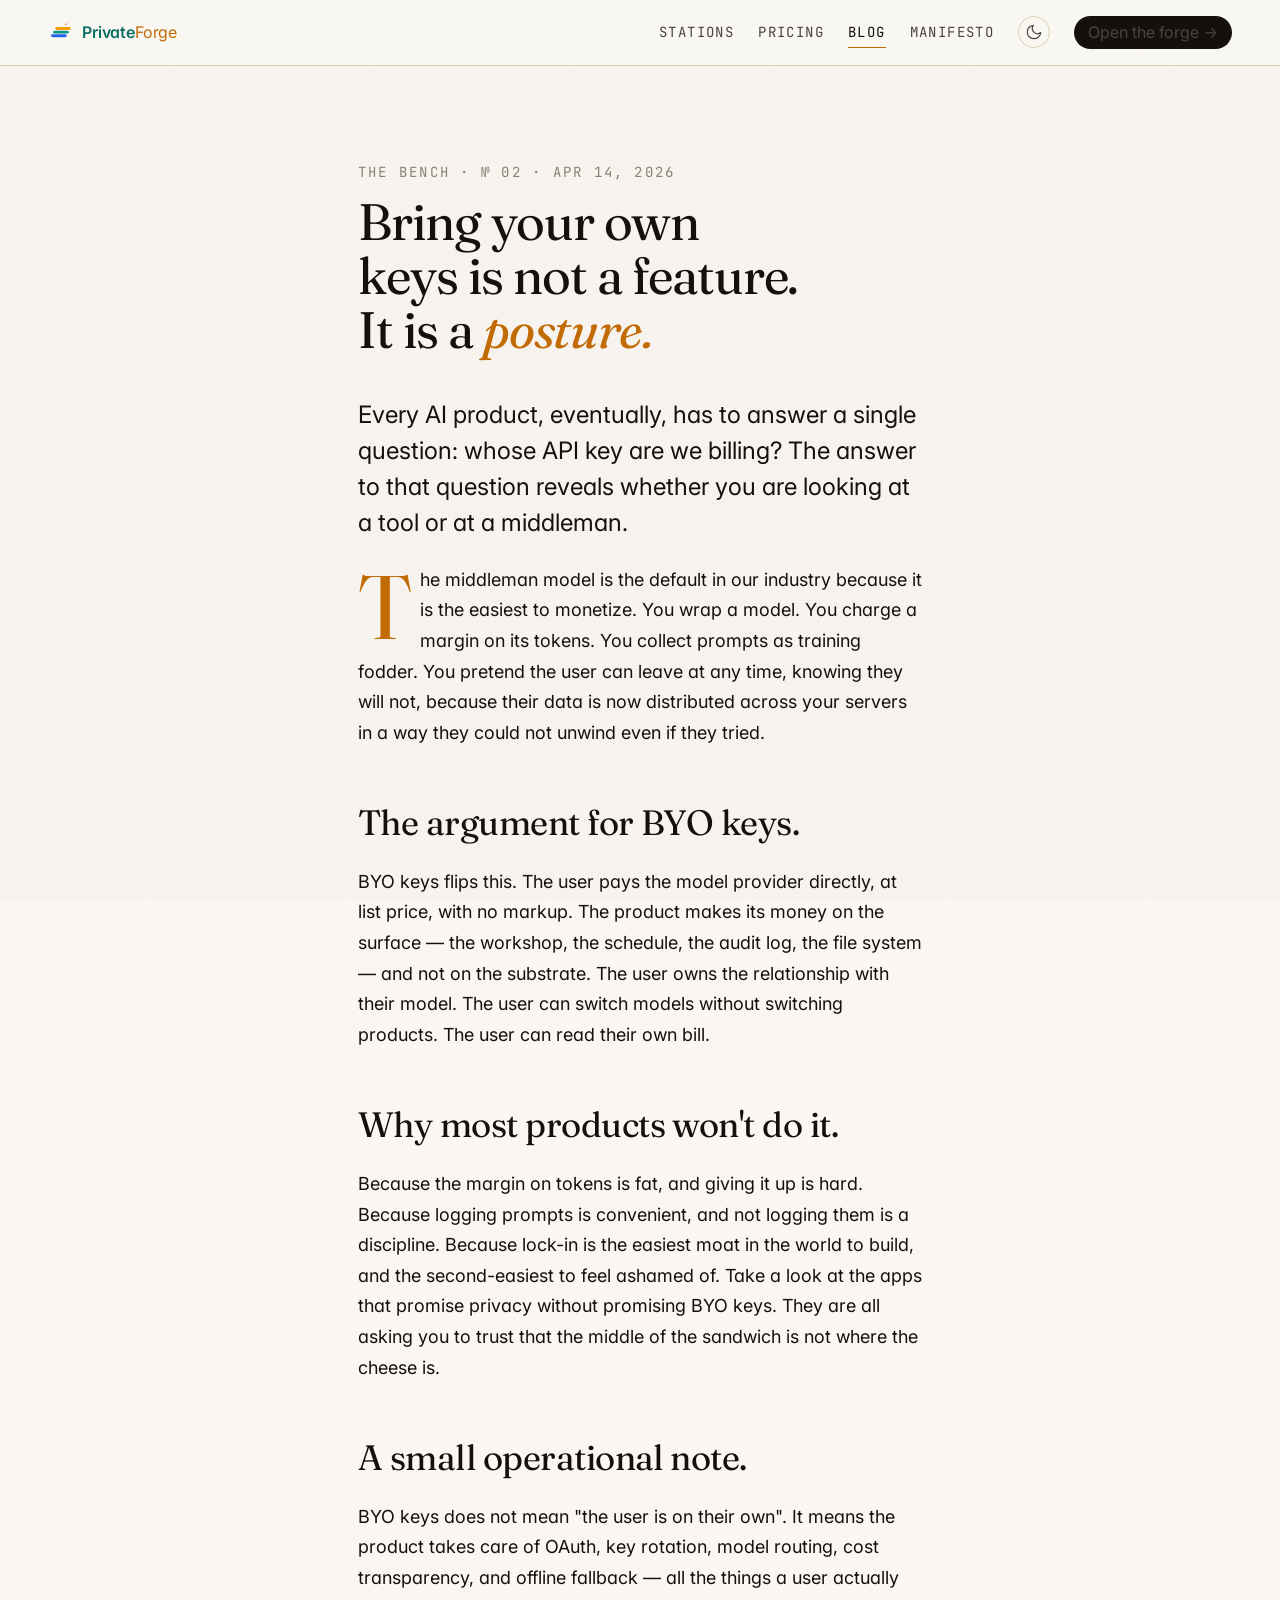
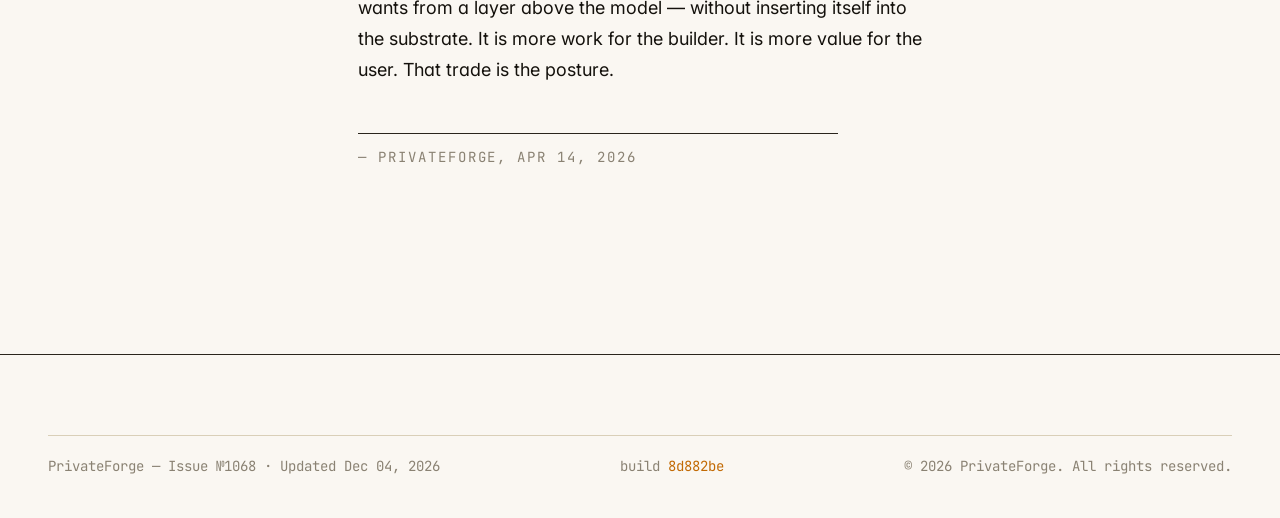
<file: blog/why-byo-keys.html>
<!DOCTYPE html>
<html lang="en" data-theme="light">
<head>
  <meta charset="UTF-8" />
  <meta name="viewport" content="width=device-width, initial-scale=1" />
  <title>BYO keys is a posture — PrivateForge</title>
  <meta name="description" content="Why every AI app should let you point at the model you already pay for — and why most of them won't." />
  <link rel="icon" type="image/svg+xml" href="../assets/favicon.svg" />
  <link rel="preconnect" href="https://fonts.googleapis.com" />
  <link rel="preconnect" href="https://fonts.gstatic.com" crossorigin />
  <link href="https://fonts.googleapis.com/css2?family=Inter:wght@400;500;600&family=JetBrains+Mono:wght@400;500&family=Fraunces:opsz,wght,SOFT,WONK@9..144,300;9..144,400;9..144,500&display=swap" rel="stylesheet" />
  <link rel="stylesheet" href="../assets/style.css" />
</head>
<body>
  <header class="site-header">
    <div class="shell site-header__inner">
      <a href="../index.html" class="brand" aria-label="PrivateForge home">
        <svg class="brand__mark" xmlns="http://www.w3.org/2000/svg" viewBox="0 0 200 180" aria-hidden="true">
          <rect x="24" y="108" width="120" height="22" rx="11" fill="#2563EB"/>
          <rect x="40" y="80"  width="120" height="22" rx="11" fill="#0D9488"/>
          <rect x="56" y="52"  width="120" height="22" rx="11" fill="#F59E0B"/>
          <polygon points="136,34 139,24 142,34 152,31 142,28 139,18 136,28 126,31" fill="#EF4444"/>
          <polygon points="152,20 154,14 156,20 162,18 156,16 154,10 152,16 146,18" fill="#F97316" fill-opacity="0.85"/>
          <polygon points="124,40 126,34 128,40 134,38 128,36 126,30 124,36 118,38" fill="#FBBF24" fill-opacity="0.65"/>
        </svg>
        <span class="brand__name"><strong>Private</strong><em>Forge</em></span>
      </a>
      <nav class="nav" aria-label="Primary">
        <a href="../index.html#stations" class="nav-link">Stations</a>
        <a href="../pricing.html" class="nav-link">Pricing</a>
        <a href="../blog.html" class="nav-link" aria-current="page">Blog</a>
        <a href="../manifesto.html" class="nav-link">Manifesto</a>
        <button class="theme-toggle" data-theme-toggle aria-label="Toggle theme"></button>
        <a href="https://app.privateforge.ai" class="nav__cta">Open the forge →</a>
      </nav>
    </div>
  </header>

  <main>
    <article class="shell longform">
      <div class="lf-eyebrow reveal">The Bench · № 02 · Apr 14, 2026</div>
      <h1 class="reveal">Bring your own keys is not a feature.<br/>It is a <em>posture.</em></h1>

      <p class="lead reveal">
        Every AI product, eventually, has to answer a single question: whose API key are we billing? The answer to that question reveals whether you are looking at a tool or at a middleman.
      </p>

      <p class="has-dropcap reveal">
        The middleman model is the default in our industry because it is the easiest to monetize. You wrap a model. You charge a margin on its tokens. You collect prompts as training fodder. You pretend the user can leave at any time, knowing they will not, because their data is now distributed across your servers in a way they could not unwind even if they tried.
      </p>

      <h2 class="reveal">The argument for BYO keys.</h2>
      <p class="reveal">
        BYO keys flips this. The user pays the model provider directly, at list price, with no markup. The product makes its money on the surface — the workshop, the schedule, the audit log, the file system — and not on the substrate. The user owns the relationship with their model. The user can switch models without switching products. The user can read their own bill.
      </p>

      <h2 class="reveal">Why most products won't do it.</h2>
      <p class="reveal">
        Because the margin on tokens is fat, and giving it up is hard. Because logging prompts is convenient, and not logging them is a discipline. Because lock-in is the easiest moat in the world to build, and the second-easiest to feel ashamed of. Take a look at the apps that promise privacy without promising BYO keys. They are all asking you to trust that the middle of the sandwich is not where the cheese is.
      </p>

      <h2 class="reveal">A small operational note.</h2>
      <p class="reveal">
        BYO keys does not mean "the user is on their own". It means the product takes care of OAuth, key rotation, model routing, cost transparency, and offline fallback — all the things a user actually wants from a layer above the model — without inserting itself into the substrate. It is more work for the builder. It is more value for the user. That trade is the posture.
      </p>

      <p class="marker reveal">— PrivateForge, Apr 14, 2026</p>
    </article>
  </main>

  <footer class="site-footer">
    <div class="shell">
      <div class="site-footer__colophon">
        <span>PrivateForge — Issue №<span data-issue>0001</span> · Updated <span data-stamp>Today</span></span>
        <span>build <span class="build-hash" data-build>0000000</span></span>
        <span>© <script>document.write(new Date().getFullYear())</script> PrivateForge. All rights reserved.</span>
      </div>
    </div>
  </footer>

  <script src="../assets/site.js" defer></script>
</body>
</html>
</file>
<file: assets/style.css>
/* ==========================================================================
   PrivateForge — marketing site
   "Forge floor" — editorial, restrained, anti-generic
   ========================================================================== */

/* ---- Type scale (fluid) -------------------------------------------------- */
:root {
  --text-xs:   clamp(0.75rem,  0.7rem  + 0.25vw, 0.875rem); /* 12 → 14 */
  --text-sm:   clamp(0.875rem, 0.8rem  + 0.35vw, 1rem);     /* 14 → 16 */
  --text-base: clamp(1rem,     0.95rem + 0.25vw, 1.125rem); /* 16 → 18 */
  --text-lg:   clamp(1.125rem, 1rem    + 0.75vw, 1.5rem);   /* 18 → 24 */
  --text-xl:   clamp(1.5rem,   1.2rem  + 1.25vw, 2.25rem);  /* 24 → 36 */
  --text-2xl:  clamp(2rem,     1.2rem  + 2.5vw,  3.5rem);   /* 32 → 56 */
  --text-3xl:  clamp(2.75rem,  1.4rem  + 4vw,    5rem);     /* 44 → 80 */
  --text-hero: clamp(2.25rem,  1.1rem  + 3.4vw,  5rem);     /* 36 → 80, fits a 5fr column */

  /* Spacing (4px base) */
  --space-1: 0.25rem; --space-2: 0.5rem;  --space-3: 0.75rem;
  --space-4: 1rem;    --space-5: 1.25rem; --space-6: 1.5rem;
  --space-8: 2rem;    --space-10: 2.5rem; --space-12: 3rem;
  --space-16: 4rem;   --space-20: 5rem;   --space-24: 6rem; --space-32: 8rem;

  /* Brand pulled from privateforge brand sheet */
  --pf-blue:   #2563EB;
  --pf-teal:   #0D9488;
  --pf-amber:  #F59E0B;
  --pf-spark1: #EF4444;
  --pf-spark2: #F97316;
  --pf-spark3: #FBBF24;

  /* Type stacks */
  --font-body:    'Inter', system-ui, -apple-system, 'Segoe UI', sans-serif;
  --font-mono:    'JetBrains Mono', ui-monospace, 'SF Mono', Menlo, monospace;
  --font-display: 'Fraunces', 'Playfair Display', Georgia, serif;

  /* Radii */
  --radius-sm: 0.25rem;
  --radius-md: 0.5rem;
  --radius-lg: 0.75rem;
  --radius-pill: 999px;

  --transition: 220ms cubic-bezier(0.16, 1, 0.3, 1);

  /* Layout */
  --content-narrow: 720px;
  --content-default: 1100px;
  --content-wide: 1320px;

  --grain-opacity: 0.04;
}

/* ---- Theme: light (warm paper) ------------------------------------------ */
:root,
[data-theme="light"] {
  --bg:           #FAF7F2;   /* warm off-white "paper" */
  --bg-soft:      #F4EFE6;   /* slightly tinted panel */
  --bg-deep:      #ECE5D8;   /* margin / inset */
  --ink:          #14110C;   /* near-black, warm */
  --ink-soft:     #4A453C;
  --ink-muted:    #8A8273;
  --ink-faint:    #BFB7A4;
  --rule:         #2A251D;   /* dividers (high contrast hairlines) */
  --rule-soft:    #D9CFB8;

  --primary:      #0B6F66;   /* deeper teal for paper */
  --primary-ink:  #FAF7F2;
  --accent:       #C26A04;   /* ember amber, deeper than #F59E0B for AA on paper */
  --accent-soft:  #FFE7C2;
  --hot:          #B71D1D;   /* reserved spark red */

  /* shadow on warm paper */
  --shadow-sm: 0 1px 0 rgba(20, 17, 12, 0.08);
  --shadow-md: 0 8px 24px -10px rgba(20, 17, 12, 0.18);

  /* selection */
  --select-bg: #F8D795;
}

/* ---- Theme: dark (forge ink) -------------------------------------------- */
[data-theme="dark"] {
  --bg:           #0E1014;   /* deep ink, slightly cool */
  --bg-soft:      #14171D;
  --bg-deep:      #191D24;
  --ink:          #E8E4D8;   /* warm off-white, not pure */
  --ink-soft:     #B5AFA0;
  --ink-muted:    #7C7768;
  --ink-faint:    #4A4639;
  --rule:         #E8E4D8;
  --rule-soft:    #2C3038;

  --primary:      #5EEAD4;
  --primary-ink:  #0E1014;
  --accent:       #FBBF24;   /* hot amber holds on dark */
  --accent-soft:  #3A2A0E;
  --hot:          #F87171;

  --shadow-sm: 0 1px 0 rgba(0, 0, 0, 0.6);
  --shadow-md: 0 8px 24px -10px rgba(0, 0, 0, 0.6);

  --select-bg: #3A2A0E;
}

/* ==========================================================================
   Base
   ========================================================================== */
*, *::before, *::after { box-sizing: border-box; margin: 0; padding: 0; }

html {
  -webkit-text-size-adjust: none;
  -webkit-font-smoothing: antialiased;
  -moz-osx-font-smoothing: grayscale;
  text-rendering: optimizeLegibility;
  scroll-behavior: smooth;
  scroll-padding-top: var(--space-16);
  font-feature-settings: "ss01", "cv11";
}

body {
  min-height: 100dvh;
  font-family: var(--font-body);
  font-size: var(--text-base);
  line-height: 1.55;
  color: var(--ink);
  background: var(--bg);
  position: relative;
  overflow-x: hidden;
}

/* Subtle paper grain on light mode, ink grain on dark — a real texture, not a gradient */
body::before {
  content: "";
  position: fixed;
  inset: 0;
  pointer-events: none;
  z-index: 0;
  opacity: var(--grain-opacity);
  background-image:
    url("data:image/svg+xml;utf8,<svg xmlns='http://www.w3.org/2000/svg' width='200' height='200'><filter id='n'><feTurbulence type='fractalNoise' baseFrequency='0.85' numOctaves='2' stitchTiles='stitch'/><feColorMatrix values='0 0 0 0 0  0 0 0 0 0  0 0 0 0 0  0 0 0 0.6 0'/></filter><rect width='200' height='200' filter='url(%23n)'/></svg>");
  mix-blend-mode: multiply;
}
[data-theme="dark"] body::before {
  mix-blend-mode: screen;
  opacity: 0.05;
}

img, picture, svg, canvas { display: block; max-width: 100%; height: auto; }

a { color: inherit; text-decoration: none; }

button { cursor: pointer; background: none; border: none; font: inherit; color: inherit; }

::selection { background: var(--select-bg); color: var(--ink); }

:focus-visible {
  outline: 2px solid var(--primary);
  outline-offset: 3px;
  border-radius: var(--radius-sm);
}

@media (prefers-reduced-motion: reduce) {
  *, *::before, *::after {
    animation-duration: 0.01ms !important;
    transition-duration: 0.01ms !important;
    scroll-behavior: auto !important;
  }
}

/* ==========================================================================
   Layout primitives
   ========================================================================== */

/* The shell: 12-col grid with a reserved 2-col left margin for marginalia */
.shell {
  position: relative;
  z-index: 1;
  width: 100%;
  max-width: var(--content-wide);
  margin: 0 auto;
  padding-inline: clamp(var(--space-5), 4vw, var(--space-12));
}

.row {
  display: grid;
  grid-template-columns: 1fr;
  gap: var(--space-8);
}

@media (min-width: 900px) {
  .row {
    grid-template-columns: 2fr 9fr;
    gap: var(--space-10);
  }
  .row--reverse { grid-template-columns: 9fr 2fr; }
}

/* Marginalia: small mono labels in the left rail */
.margin-label {
  font-family: var(--font-mono);
  font-size: var(--text-xs);
  text-transform: uppercase;
  letter-spacing: 0.12em;
  color: var(--ink-muted);
  padding-top: 0.45em;
  position: relative;
}
.margin-label::before {
  content: "";
  position: absolute;
  top: 0;
  left: 0;
  width: var(--space-8);
  height: 1px;
  background: var(--rule);
}

section {
  padding-block: clamp(var(--space-16), 9vw, var(--space-32));
  border-top: 1px solid var(--rule-soft);
  position: relative;
  z-index: 1;
}

/* ==========================================================================
   Header
   ========================================================================== */
.site-header {
  position: sticky;
  top: 0;
  z-index: 50;
  background: color-mix(in srgb, var(--bg) 88%, transparent);
  backdrop-filter: blur(10px);
  -webkit-backdrop-filter: blur(10px);
  border-bottom: 1px solid var(--rule-soft);
}

.site-header__inner {
  display: flex;
  align-items: center;
  justify-content: space-between;
  gap: var(--space-6);
  padding-block: var(--space-4);
}

.brand {
  display: inline-flex;
  align-items: center;
  gap: var(--space-2);
  font-family: var(--font-body);
  font-size: var(--text-sm);
  letter-spacing: -0.01em;
  line-height: 1;
}
.brand__mark { width: 26px; height: 26px; flex: none; }
.brand__name strong { font-weight: 600; color: var(--primary); }
.brand__name em    { font-weight: 400; font-style: normal; color: var(--accent); }

.nav {
  display: flex;
  align-items: center;
  gap: var(--space-6);
  font-family: var(--font-mono);
  font-size: var(--text-xs);
  text-transform: uppercase;
  letter-spacing: 0.1em;
}
.nav a {
  color: var(--ink-soft);
  position: relative;
  padding-block: 4px;
  transition: color var(--transition);
}
.nav a:hover { color: var(--ink); }
.nav a[aria-current="page"] { color: var(--ink); }
.nav a[aria-current="page"]::after {
  content: ""; position: absolute; left: 0; right: 0; bottom: -1px;
  height: 1px; background: var(--accent);
}

.nav__cta {
  font-family: var(--font-body);
  font-size: var(--text-sm);
  letter-spacing: -0.005em;
  text-transform: none;
  color: var(--bg);
  background: var(--ink);
  padding: 8px 14px;
  border-radius: var(--radius-pill);
  transition: background var(--transition), color var(--transition);
}
.nav__cta:hover { background: var(--primary); color: var(--primary-ink); }

.theme-toggle {
  width: 32px; height: 32px;
  display: inline-grid; place-items: center;
  border: 1px solid var(--rule-soft);
  border-radius: var(--radius-pill);
  color: var(--ink-soft);
  transition: color var(--transition), border-color var(--transition);
}
.theme-toggle:hover { color: var(--ink); border-color: var(--rule); }

/* hide some nav on mobile */
@media (max-width: 720px) {
  .nav .nav-link { display: none; }
}

/* ==========================================================================
   Hero — editorial masthead
   ========================================================================== */
.hero {
  border-top: none;
  padding-block: clamp(var(--space-20), 12vw, var(--space-32)) clamp(var(--space-16), 8vw, var(--space-24));
}

/* Masthead: a real two-tier mast — publication name big, metadata small */
.hero__masthead {
  display: flex;
  align-items: baseline;
  justify-content: space-between;
  gap: var(--space-6);
  flex-wrap: wrap;
  border-bottom: 1px solid var(--rule);
  padding-bottom: var(--space-3);
  margin-bottom: var(--space-16);
}
.hero__masthead .pub-name {
  font-family: var(--font-mono);
  font-weight: 500;
  font-size: var(--text-sm);
  text-transform: uppercase;
  letter-spacing: 0.22em;
  color: var(--ink);
}
.hero__masthead .meta {
  font-family: var(--font-mono);
  font-size: var(--text-xs);
  text-transform: uppercase;
  letter-spacing: 0.14em;
  color: var(--ink-muted);
}

.hero__layout {
  display: grid;
  grid-template-columns: 1fr;
  gap: var(--space-12);
  align-items: start;
}
.hero__layout > * { min-width: 0; }
@media (min-width: 1000px) {
  .hero__layout { grid-template-columns: minmax(0, 5fr) minmax(0, 6fr); }
}
@media (max-width: 720px) {
  .hero { padding-block: clamp(var(--space-12), 8vw, var(--space-20)) var(--space-16); }
  .hero__masthead { margin-bottom: var(--space-10); }
  .hero__title { word-break: normal; overflow-wrap: anywhere; }
}

.hero__kicker {
  display: inline-flex;
  align-items: center;
  gap: 8px;
  font-family: var(--font-mono);
  font-size: var(--text-xs);
  text-transform: uppercase;
  letter-spacing: 0.16em;
  color: var(--ink-soft);
  margin-bottom: var(--space-6);
  padding: 6px 12px 6px 8px;
  border: 1px solid var(--rule-soft);
  border-radius: var(--radius-pill);
  background: var(--bg-soft);
}
.hero__kicker-dot {
  width: 6px;
  height: 6px;
  border-radius: 50%;
  background: var(--accent);
  box-shadow: 0 0 0 4px color-mix(in srgb, var(--accent) 22%, transparent);
}

.hero__chips {
  margin-top: var(--space-8);
  list-style: none;
  display: flex;
  flex-wrap: wrap;
  gap: 6px;
  border-top: 1px solid var(--rule-soft);
  padding-top: var(--space-5);
}
.hero__chips li span {
  display: inline-block;
  font-family: var(--font-mono);
  font-size: 11px;
  letter-spacing: 0.04em;
  text-transform: uppercase;
  padding: 5px 9px;
  border: 1px solid var(--rule-soft);
  border-radius: var(--radius-sm);
  color: var(--ink-soft);
  background: var(--bg);
}

.hero__title {
  font-family: var(--font-display);
  font-weight: 400;
  font-size: var(--text-hero);
  line-height: 1;
  letter-spacing: -0.022em;
  color: var(--ink);
  text-wrap: balance;
  margin-top: var(--space-6);
}
.hero__title em {
  font-style: italic;
  color: var(--accent);
  font-weight: 400;
}
/* Underline as a structural mark, not a decorative highlight */
.hero__title .underset {
  display: inline-block;
  position: relative;
  color: var(--accent);
}
.hero__title .underset::after {
  content: "";
  position: absolute;
  left: 0; right: 0; bottom: -0.02em;
  height: 3px;
  background: var(--accent);
  opacity: 0.9;
}
@media (min-width: 1100px) {
  .hero__title .underset::after { height: 4px; }
}

.hero__lede {
  font-size: var(--text-lg);
  line-height: 1.45;
  color: var(--ink-soft);
  max-width: 42ch;
  margin-top: var(--space-8);
}
.hero__lede strong {
  color: var(--ink);
  font-weight: 500;
}

.hero__cta-row {
  margin-top: var(--space-10);
  display: flex;
  gap: var(--space-4);
  flex-wrap: wrap;
  align-items: center;
}

.btn {
  display: inline-flex;
  align-items: center;
  gap: var(--space-2);
  padding: 12px 22px;
  border-radius: var(--radius-pill);
  font-size: var(--text-sm);
  font-weight: 500;
  letter-spacing: -0.005em;
  border: 1px solid transparent;
  transition: background var(--transition), color var(--transition), border-color var(--transition), transform var(--transition);
  white-space: nowrap;
}
.btn:hover { transform: translateY(-1px); }
.btn--primary {
  background: var(--ink);
  color: var(--bg);
}
.btn--primary:hover { background: var(--primary); color: var(--primary-ink); }
.btn--ghost {
  background: transparent;
  color: var(--ink);
  border-color: var(--rule);
}
.btn--ghost:hover { border-color: var(--ink); background: var(--bg-soft); }
.btn .arrow { display: inline-block; transition: transform var(--transition); }
.btn:hover .arrow { transform: translateX(3px); }

/* Hero right column: live runlog + mark specimen */
.hero__aside {
  display: flex;
  flex-direction: column;
  gap: var(--space-6);
}

/* ---- Runlog: the proof element ---------------------------------------- */
.runlog {
  background: var(--ink);
  color: var(--bg);
  border-radius: var(--radius-md);
  overflow: hidden;
  box-shadow:
    0 1px 0 color-mix(in srgb, var(--ink) 15%, transparent),
    0 24px 48px -24px rgba(20, 17, 12, 0.35),
    0 8px 16px -12px rgba(20, 17, 12, 0.25);
  border: 1px solid color-mix(in srgb, var(--ink) 80%, transparent);
}
[data-theme="dark"] .runlog {
  background: #0A0C10;
  color: var(--ink);
  border-color: var(--rule-soft);
  box-shadow: 0 24px 48px -24px rgba(0, 0, 0, 0.65);
}

.runlog__chrome {
  display: flex;
  align-items: center;
  gap: 12px;
  padding: 10px 14px;
  background: color-mix(in srgb, var(--ink) 88%, var(--bg) 12%);
  border-bottom: 1px solid color-mix(in srgb, var(--bg) 8%, transparent);
}
[data-theme="dark"] .runlog__chrome {
  background: #15181E;
  border-bottom-color: var(--rule-soft);
}
.runlog__dots {
  display: inline-flex;
  gap: 6px;
}
.runlog__dots i {
  width: 10px; height: 10px;
  border-radius: 50%;
  background: color-mix(in srgb, var(--bg) 25%, transparent);
}
.runlog__dots i:nth-child(1) { background: #ff5f57; }
.runlog__dots i:nth-child(2) { background: #febc2e; }
.runlog__dots i:nth-child(3) { background: #28c840; }
.runlog__title {
  font-family: var(--font-mono);
  font-size: 11px;
  letter-spacing: 0.06em;
  color: color-mix(in srgb, var(--bg) 55%, transparent);
}
[data-theme="dark"] .runlog__title { color: var(--ink-muted); }

.runlog__body {
  font-family: var(--font-mono);
  font-size: 12.5px;
  line-height: 1.85;
  padding: 16px 18px 18px;
  margin: 0;
  white-space: pre;
  overflow-x: auto;
  color: color-mix(in srgb, var(--bg) 88%, transparent);
}
[data-theme="dark"] .runlog__body { color: var(--ink); }

.runlog__body .l-time { color: color-mix(in srgb, var(--bg) 38%, transparent); }
[data-theme="dark"] .runlog__body .l-time { color: var(--ink-muted); }

.runlog__body .l-tag {
  display: inline-block;
  min-width: 4.5ch;
  padding: 1px 6px;
  border-radius: 3px;
  font-size: 11px;
  letter-spacing: 0.04em;
  margin: 0 4px;
  background: color-mix(in srgb, var(--bg) 12%, transparent);
}
.runlog__body .tag-task  { color: #FBBF24; background: rgba(251, 191, 36, 0.14); }
.runlog__body .tag-route { color: #93C5FD; background: rgba(59, 130, 246, 0.16); }
.runlog__body .tag-tool  { color: #5EEAD4; background: rgba(20, 184, 166, 0.14); }
.runlog__body .tag-write { color: #FBBF24; background: rgba(245, 158, 11, 0.14); }
.runlog__body .tag-ok    { color: #86EFAC; background: rgba(34, 197, 94, 0.16); }

.runlog__body .l-cur {
  display: inline-block;
  color: var(--accent);
  animation: blink 1.05s steps(2, end) infinite;
}
@keyframes blink { 50% { opacity: 0; } }

.runlog__caption {
  display: flex;
  justify-content: space-between;
  align-items: center;
  padding: 10px 14px;
  font-family: var(--font-mono);
  font-size: 10px;
  letter-spacing: 0.16em;
  text-transform: uppercase;
  color: color-mix(in srgb, var(--bg) 50%, transparent);
  border-top: 1px solid color-mix(in srgb, var(--bg) 8%, transparent);
}
[data-theme="dark"] .runlog__caption {
  color: var(--ink-muted);
  border-top-color: var(--rule-soft);
}
.runlog__pulse {
  display: inline-flex; align-items: center; gap: 6px;
}
.runlog__pulse i {
  width: 6px; height: 6px;
  border-radius: 50%;
  background: #86EFAC;
  box-shadow: 0 0 0 4px rgba(134, 239, 172, 0.2);
  animation: pulse 2s ease-in-out infinite;
}

/* ---- Mark specimen plate --------------------------------------------- */
.mark-spec {
  display: grid;
  grid-template-columns: auto 1fr;
  align-items: center;
  gap: var(--space-6);
  padding: var(--space-5) var(--space-6);
  border: 1px solid var(--rule-soft);
  border-radius: var(--radius-md);
  background: var(--bg-soft);
}
.mark-spec svg { width: 96px; height: auto; }
.mark-spec__legend {
  list-style: none;
  display: flex;
  flex-direction: column;
  gap: 6px;
}
.mark-spec__legend li {
  display: grid;
  grid-template-columns: 14px 70px 1fr;
  align-items: center;
  gap: 10px;
  font-family: var(--font-mono);
  font-size: 11px;
  letter-spacing: 0.04em;
  color: var(--ink-soft);
}
.mark-spec__legend .sw {
  width: 14px; height: 14px;
  border-radius: 3px;
}
.mark-spec__legend .k {
  text-transform: uppercase;
  color: var(--ink);
  letter-spacing: 0.12em;
}
.mark-spec__legend .v {
  color: var(--ink-muted);
}

/* ==========================================================================
   Forge floor — six stations
   ========================================================================== */
.floor__intro {
  display: grid;
  grid-template-columns: 1fr;
  gap: var(--space-6);
  margin-bottom: var(--space-16);
}
@media (min-width: 900px) {
  .floor__intro { grid-template-columns: 5fr 7fr; }
}

.section-eyebrow {
  font-family: var(--font-mono);
  font-size: var(--text-xs);
  text-transform: uppercase;
  letter-spacing: 0.16em;
  color: var(--ink-muted);
}
.section-title {
  font-family: var(--font-display);
  font-weight: 400;
  font-size: var(--text-2xl);
  letter-spacing: -0.02em;
  line-height: 1;
  color: var(--ink);
  margin-top: var(--space-3);
  text-wrap: balance;
}
.section-title em { color: var(--accent); font-style: italic; }
.section-blurb {
  font-size: var(--text-base);
  color: var(--ink-soft);
  max-width: 56ch;
  line-height: 1.6;
}

.stations {
  display: grid;
  grid-template-columns: 1fr;
  gap: 0;
  border-top: 1px solid var(--rule);
}
@media (min-width: 720px)  { .stations { grid-template-columns: repeat(2, 1fr); } }
@media (min-width: 1100px) { .stations { grid-template-columns: repeat(3, 1fr); } }

.station {
  position: relative;
  padding: var(--space-8) var(--space-6) var(--space-10);
  border-bottom: 1px solid var(--rule-soft);
  transition: background var(--transition);
}
.station + .station { border-left: 1px solid var(--rule-soft); }
@media (min-width: 720px)  { .stations .station:nth-child(2n+1) { border-left: none; } }
@media (min-width: 1100px) {
  .stations .station:nth-child(2n+1) { border-left: 1px solid var(--rule-soft); }
  .stations .station:nth-child(3n+1) { border-left: none; }
}
.station:hover { background: var(--bg-soft); }

.station__no {
  font-family: var(--font-mono);
  font-size: var(--text-xs);
  letter-spacing: 0.12em;
  color: var(--accent);
  margin-bottom: var(--space-6);
  display: flex;
  justify-content: space-between;
  align-items: center;
  border-bottom: 1px solid var(--rule-soft);
  padding-bottom: var(--space-2);
}
.station__no .glyph { color: var(--ink-faint); font-size: 10px; }

.station h3 {
  font-family: var(--font-display);
  font-weight: 400;
  font-size: var(--text-xl);
  line-height: 1.05;
  letter-spacing: -0.015em;
  color: var(--ink);
  margin-bottom: var(--space-3);
}
.station p {
  font-size: var(--text-sm);
  color: var(--ink-soft);
  line-height: 1.6;
}
.station ul {
  margin-top: var(--space-4);
  list-style: none;
  display: flex;
  flex-wrap: wrap;
  gap: 6px;
}
.station ul li {
  font-family: var(--font-mono);
  font-size: 11px;
  letter-spacing: 0.04em;
  text-transform: uppercase;
  padding: 4px 8px;
  border: 1px solid var(--rule-soft);
  border-radius: var(--radius-sm);
  color: var(--ink-muted);
}

/* ==========================================================================
   Ticker — live task marquee
   ========================================================================== */
.ticker {
  background: var(--ink);
  color: var(--bg);
  padding-block: var(--space-12);
  border-top: 1px solid var(--ink);
  position: relative;
  overflow: hidden;
}
[data-theme="dark"] .ticker {
  background: var(--bg-soft);
  color: var(--ink);
  border-top: 1px solid var(--rule-soft);
}

.ticker__label {
  display: flex;
  align-items: center;
  gap: var(--space-3);
  font-family: var(--font-mono);
  font-size: var(--text-xs);
  text-transform: uppercase;
  letter-spacing: 0.18em;
  color: color-mix(in srgb, var(--bg) 60%, transparent);
  margin-bottom: var(--space-6);
}
[data-theme="dark"] .ticker__label { color: var(--ink-muted); }

.ticker__dot {
  width: 8px; height: 8px;
  border-radius: 50%;
  background: var(--accent);
  box-shadow: 0 0 0 4px color-mix(in srgb, var(--accent) 25%, transparent);
  animation: pulse 2s ease-in-out infinite;
}
@keyframes pulse {
  0%, 100% { box-shadow: 0 0 0 4px color-mix(in srgb, var(--accent) 25%, transparent); }
  50%      { box-shadow: 0 0 0 8px color-mix(in srgb, var(--accent) 0%, transparent); }
}

.ticker__track {
  display: flex;
  gap: var(--space-12);
  animation: marquee 60s linear infinite;
  white-space: nowrap;
  font-family: var(--font-mono);
  font-size: var(--text-base);
  color: var(--bg);
}
[data-theme="dark"] .ticker__track { color: var(--ink); }
.ticker__track > span {
  display: inline-flex;
  align-items: center;
  gap: var(--space-3);
}
.ticker__track > span::before {
  content: "›";
  color: var(--accent);
  margin-right: var(--space-1);
}
@keyframes marquee {
  from { transform: translateX(0); }
  to   { transform: translateX(-50%); }
}

.ticker:hover .ticker__track { animation-play-state: paused; }

/* edge fade */
.ticker__viewport {
  position: relative;
  -webkit-mask-image: linear-gradient(90deg, transparent 0, #000 80px, #000 calc(100% - 80px), transparent 100%);
          mask-image: linear-gradient(90deg, transparent 0, #000 80px, #000 calc(100% - 80px), transparent 100%);
}

/* ==========================================================================
   Specs sheet — table of facts
   ========================================================================== */
.specs__intro { margin-bottom: var(--space-12); }

.spec-table {
  width: 100%;
  border-collapse: collapse;
  border-top: 1px solid var(--rule);
  border-bottom: 1px solid var(--rule);
  font-family: var(--font-mono);
  font-size: var(--text-sm);
}
.spec-table tr { border-bottom: 1px solid var(--rule-soft); }
.spec-table tr:last-child { border-bottom: none; }
.spec-table th, .spec-table td {
  padding: 14px 0;
  vertical-align: baseline;
  text-align: left;
}
.spec-table th {
  font-weight: 400;
  text-transform: uppercase;
  letter-spacing: 0.12em;
  font-size: var(--text-xs);
  color: var(--ink-muted);
  width: 22%;
  padding-right: var(--space-6);
}
.spec-table td { color: var(--ink); }
.spec-table td .qual { color: var(--ink-muted); }
.spec-table td .val  { color: var(--accent); }

@media (max-width: 600px) {
  .spec-table th { display: block; padding-bottom: 4px; padding-top: var(--space-4); }
  .spec-table td { display: block; padding-top: 0; padding-bottom: var(--space-4); }
}

/* ==========================================================================
   Manifesto pull
   ========================================================================== */
.manifesto-pull {
  background: var(--bg-soft);
  border-top: 1px solid var(--rule);
  border-bottom: 1px solid var(--rule);
  padding-block: clamp(var(--space-20), 12vw, var(--space-32));
}
.manifesto-pull__inner {
  max-width: 18ch;
  font-family: var(--font-display);
  font-weight: 300;
  font-size: var(--text-3xl);
  line-height: 1.05;
  letter-spacing: -0.02em;
  color: var(--ink);
}
.manifesto-pull__inner em { color: var(--accent); font-style: italic; }
.manifesto-pull__cite {
  margin-top: var(--space-8);
  font-family: var(--font-mono);
  font-size: var(--text-xs);
  text-transform: uppercase;
  letter-spacing: 0.16em;
  color: var(--ink-muted);
}

/* ==========================================================================
   Long-form / manifesto page
   ========================================================================== */
.longform {
  max-width: 60ch;
  margin: 0 auto;
  padding-block: clamp(var(--space-16), 8vw, var(--space-24));
}
.longform .lf-eyebrow {
  font-family: var(--font-mono);
  font-size: var(--text-xs);
  text-transform: uppercase;
  letter-spacing: 0.16em;
  color: var(--ink-muted);
  margin-bottom: var(--space-3);
}
.longform h1 {
  font-family: var(--font-display);
  font-weight: 400;
  font-size: var(--text-2xl);
  line-height: 1.05;
  letter-spacing: -0.02em;
  margin-bottom: var(--space-10);
  text-wrap: balance;
}
.longform h1 em { color: var(--accent); font-style: italic; }
.longform p {
  font-size: var(--text-base);
  line-height: 1.7;
  color: var(--ink);
  margin-bottom: var(--space-6);
  max-width: 60ch;
}
.longform p.lead {
  font-size: var(--text-lg);
  color: var(--ink);
  line-height: 1.5;
}
.longform p::first-letter {
  /* gentle drop cap on first paragraph only — handled by class below */
}
.longform p.has-dropcap::first-letter {
  font-family: var(--font-display);
  float: left;
  font-size: 5em;
  line-height: 0.85;
  padding-right: 8px;
  margin-top: 4px;
  color: var(--accent);
  font-weight: 400;
}
.longform h2 {
  font-family: var(--font-display);
  font-weight: 400;
  font-size: var(--text-xl);
  margin-top: var(--space-12);
  margin-bottom: var(--space-4);
  letter-spacing: -0.015em;
}
.longform .marker {
  font-family: var(--font-mono);
  font-size: var(--text-xs);
  text-transform: uppercase;
  letter-spacing: 0.14em;
  color: var(--ink-muted);
  margin-top: var(--space-12);
  padding-top: var(--space-3);
  border-top: 1px solid var(--rule);
}

/* ==========================================================================
   Footer
   ========================================================================== */
.site-footer {
  border-top: 1px solid var(--rule);
  padding-block: var(--space-10);
  margin-top: var(--space-16);
  font-family: var(--font-mono);
  font-size: var(--text-xs);
  color: var(--ink-muted);
}
.site-footer__inner {
  display: grid;
  grid-template-columns: 1fr;
  gap: var(--space-6);
}
@media (min-width: 800px) {
  .site-footer__inner { grid-template-columns: 1fr 1fr 1fr 1fr; align-items: start; }
}
.site-footer h4 {
  font-family: var(--font-mono);
  font-size: var(--text-xs);
  font-weight: 400;
  text-transform: uppercase;
  letter-spacing: 0.16em;
  color: var(--ink);
  margin-bottom: var(--space-3);
}
.site-footer ul { list-style: none; display: flex; flex-direction: column; gap: 6px; }
.site-footer a:hover { color: var(--ink); }

.site-footer__colophon {
  margin-top: var(--space-10);
  padding-top: var(--space-5);
  border-top: 1px solid var(--rule-soft);
  display: flex;
  justify-content: space-between;
  flex-wrap: wrap;
  gap: var(--space-4);
}

.site-footer__colophon .build-hash { color: var(--accent); }

/* ==========================================================================
   Reveal (scroll-driven)
   ========================================================================== */
.reveal {
  opacity: 0;
  transform: translateY(14px);
  transition: opacity 700ms cubic-bezier(0.16, 1, 0.3, 1), transform 700ms cubic-bezier(0.16, 1, 0.3, 1);
}
.reveal.is-visible {
  opacity: 1;
  transform: translateY(0);
}
.reveal[data-delay="1"] { transition-delay: 80ms; }
.reveal[data-delay="2"] { transition-delay: 160ms; }
.reveal[data-delay="3"] { transition-delay: 240ms; }
.reveal[data-delay="4"] { transition-delay: 320ms; }
.reveal[data-delay="5"] { transition-delay: 400ms; }

/* ==========================================================================
   Mark animation (the "forge moment")
   - Pills slide up from rest position
   - Sparks scale-fade on after the amber pill lands
   ========================================================================== */
.mark-svg .pill,
.mark-svg .spark { transform-box: fill-box; transform-origin: center; }

@media (prefers-reduced-motion: no-preference) {
  .mark-svg .pill {
    opacity: 0;
    transform: translateY(18px);
    animation: pillRise 700ms cubic-bezier(0.16, 1, 0.3, 1) forwards;
  }
  .mark-svg .pill--blue  { animation-delay: 200ms; }
  .mark-svg .pill--teal  { animation-delay: 400ms; }
  .mark-svg .pill--amber { animation-delay: 600ms; }

  .mark-svg .spark {
    opacity: 0;
    transform: scale(0.6);
    animation: sparkPop 480ms cubic-bezier(0.16, 1, 0.3, 1) forwards;
  }
  .mark-svg .spark--1 { animation-delay: 1100ms; }
  .mark-svg .spark--2 { animation-delay: 1180ms; }
  .mark-svg .spark--3 { animation-delay: 1240ms; }
}
@keyframes pillRise {
  to { opacity: 1; transform: translateY(0); }
}
@keyframes sparkPop {
  0% { opacity: 0; transform: scale(0.6); }
  60% { opacity: 1; transform: scale(1.15); }
  100% { opacity: 1; transform: scale(1); }
}

/* Final spark color holds at brand opacity */
.mark-svg .spark--1 { fill-opacity: 1; }
.mark-svg .spark--2 { fill-opacity: 0.85; }
.mark-svg .spark--3 { fill-opacity: 0.65; }

/* ==========================================================================
   Misc utilities
   ========================================================================== */
.muted { color: var(--ink-muted); }
.accent { color: var(--accent); }
.primary { color: var(--primary); }
.mono { font-family: var(--font-mono); }
.sr-only {
  position: absolute; width: 1px; height: 1px; padding: 0; margin: -1px;
  overflow: hidden; clip: rect(0,0,0,0); white-space: nowrap; border: 0;
}
.spacer-32 { height: var(--space-32); }

/* ==========================================================================
   Pricing plans
   ========================================================================== */
.plan-grid {
  display: grid;
  gap: var(--space-6);
  grid-template-columns: 1fr;
}
@media (min-width: 720px)  { .plan-grid { grid-template-columns: repeat(2, 1fr); } }
@media (min-width: 1040px) { .plan-grid { grid-template-columns: repeat(3, 1fr); } }

.plan {
  display: flex;
  flex-direction: column;
  gap: var(--space-5);
  padding: var(--space-8);
  border: 1px solid var(--rule-soft);
  background: var(--bg);
  transition: border-color var(--transition), background var(--transition), transform var(--transition);
}
.plan:hover { border-color: var(--rule); background: var(--bg-soft); }

.plan--featured {
  border-color: var(--accent);
  background: color-mix(in srgb, var(--accent) 4%, var(--bg));
}
.plan--featured:hover { border-color: var(--accent); }

.plan__head { display: flex; flex-direction: column; gap: var(--space-2); }
.plan__no {
  font-family: var(--font-mono);
  font-size: var(--text-xs);
  letter-spacing: 0.08em;
  text-transform: uppercase;
  color: var(--ink-faint);
}
.plan__name {
  font-family: var(--font-display);
  font-size: var(--text-2xl);
  font-weight: 400;
  color: var(--ink);
  letter-spacing: -0.01em;
}
.plan__sub {
  font-size: var(--text-sm);
  color: var(--ink-muted);
}

.plan__price {
  display: flex;
  align-items: baseline;
  gap: var(--space-2);
  padding-block: var(--space-2);
  border-top: 1px solid var(--rule-soft);
  border-bottom: 1px solid var(--rule-soft);
}
.plan__amount {
  font-family: var(--font-display);
  font-size: clamp(2rem, 1.4rem + 1.6vw, 2.75rem);
  font-weight: 400;
  letter-spacing: -0.02em;
  color: var(--ink);
}
.plan--featured .plan__amount { color: var(--accent); }
.plan__period {
  font-family: var(--font-mono);
  font-size: var(--text-sm);
  color: var(--ink-muted);
}

.plan__features {
  list-style: none;
  display: flex;
  flex-direction: column;
  gap: var(--space-2);
  font-size: var(--text-sm);
  color: var(--ink);
}
.plan__features li {
  position: relative;
  padding-left: 18px;
}
.plan__features li::before {
  content: "→";
  position: absolute;
  left: 0;
  top: 0;
  color: var(--accent);
  font-family: var(--font-mono);
}

.plan__cta { width: 100%; justify-content: center; margin-top: auto; }
.plan__fine {
  font-family: var(--font-mono);
  font-size: var(--text-xs);
  color: var(--ink-faint);
  text-align: center;
}

/* ==========================================================================
   Q&A list (FAQ)
   ========================================================================== */
.qa { display: flex; flex-direction: column; gap: 0; }
.qa__row {
  padding-block: var(--space-6);
  border-bottom: 1px solid var(--rule-soft);
  display: grid;
  gap: var(--space-3);
}
.qa__row:last-child { border-bottom: none; }
@media (min-width: 800px) {
  .qa__row { grid-template-columns: minmax(0, 1fr) minmax(0, 1.6fr); gap: var(--space-8); }
}
.qa__row dt {
  font-family: var(--font-display);
  font-size: var(--text-lg);
  font-weight: 400;
  color: var(--ink);
  letter-spacing: -0.005em;
}
.qa__row dd {
  font-size: var(--text-base);
  color: var(--ink-muted);
  line-height: 1.65;
}

/* ==========================================================================
   Docs layout
   ========================================================================== */
.docs { padding-block: 0 var(--space-20); }
.docs__layout {
  display: grid;
  gap: var(--space-12);
  grid-template-columns: 1fr;
}
@media (min-width: 980px) {
  .docs__layout { grid-template-columns: 220px minmax(0, 1fr); gap: var(--space-16); }
}

.docs__nav {
  position: sticky;
  top: 96px;
  align-self: start;
  font-size: var(--text-sm);
  display: flex;
  flex-direction: column;
  gap: var(--space-5);
  border-left: 1px solid var(--rule-soft);
  padding-left: var(--space-5);
}
.docs__nav h4 {
  font-family: var(--font-mono);
  font-size: var(--text-xs);
  letter-spacing: 0.08em;
  text-transform: uppercase;
  color: var(--ink-faint);
  font-weight: 500;
}
.docs__nav ul { list-style: none; display: flex; flex-direction: column; gap: 6px; margin-top: var(--space-2); }
.docs__nav a {
  color: var(--ink-muted);
  text-decoration: none;
  transition: color var(--transition);
}
.docs__nav a:hover { color: var(--ink); }

.docs__body { display: flex; flex-direction: column; gap: var(--space-12); }
.docs__body section { display: flex; flex-direction: column; gap: var(--space-3); }
.docs__h2 {
  font-family: var(--font-display);
  font-size: var(--text-2xl);
  font-weight: 400;
  color: var(--ink);
  letter-spacing: -0.01em;
}
.docs__list { list-style: none; display: flex; flex-direction: column; gap: var(--space-2); padding-left: 0; }
.docs__list li {
  position: relative;
  padding-left: 20px;
  color: var(--ink-muted);
}
.docs__list li::before {
  content: "▸";
  position: absolute;
  left: 0;
  top: 1px;
  color: var(--accent);
  font-size: 0.85em;
}
.docs__list strong { color: var(--ink); font-weight: 600; }
.docs__list code,
.docs__body code {
  font-family: var(--font-mono);
  font-size: 0.92em;
  padding: 1px 6px;
  border-radius: 3px;
  background: var(--bg-soft);
  color: var(--accent);
}
.docs__callout {
  margin-top: var(--space-2);
  padding: var(--space-4) var(--space-5);
  border-left: 2px solid var(--accent);
  background: var(--bg-soft);
  font-size: var(--text-sm);
  color: var(--ink-muted);
}
.docs__pre {
  font-family: var(--font-mono);
  font-size: var(--text-sm);
  background: var(--ink);
  color: var(--bg);
  padding: var(--space-5);
  overflow-x: auto;
  line-height: 1.7;
  border-radius: 4px;
}
.docs__pre .l-tag {
  display: inline-block;
  padding: 1px 6px;
  border-radius: 2px;
  margin-right: 8px;
  font-size: 0.85em;
}
.docs__pre .tag-task  { color: #FBBF24; background: rgba(251, 191, 36, 0.14); }
.docs__pre .tag-route { color: #93C5FD; background: rgba(59, 130, 246, 0.16); }
.docs__pre .tag-tool  { color: #5EEAD4; background: rgba(20, 184, 166, 0.14); }
.docs__pre .tag-write { color: #FBBF24; background: rgba(245, 158, 11, 0.14); }
.docs__pre .tag-ok    { color: #86EFAC; background: rgba(34, 197, 94, 0.16); }

/* ==========================================================================
   Blog post list
   ========================================================================== */
.post-list {
  list-style: none;
  display: flex;
  flex-direction: column;
  gap: 0;
  border-top: 1px solid var(--rule-soft);
}
.post-list__item { border-bottom: 1px solid var(--rule-soft); }
.post-list__link {
  display: flex;
  flex-direction: column;
  gap: var(--space-2);
  padding-block: var(--space-8);
  text-decoration: none;
  transition: padding var(--transition);
}
.post-list__link:hover { padding-inline: var(--space-2); }

.post-list__meta {
  display: flex;
  gap: var(--space-4);
  align-items: center;
  font-family: var(--font-mono);
  font-size: var(--text-xs);
  letter-spacing: 0.04em;
  text-transform: uppercase;
  color: var(--ink-faint);
}
.post-list__no { color: var(--accent); font-weight: 500; }
.post-list__cat {
  padding: 2px 8px;
  border: 1px solid var(--rule-soft);
  border-radius: 999px;
  text-transform: none;
  letter-spacing: 0;
}

.post-list__title {
  font-family: var(--font-display);
  font-size: clamp(1.5rem, 1rem + 1.4vw, 2.1rem);
  font-weight: 400;
  letter-spacing: -0.015em;
  color: var(--ink);
  line-height: 1.2;
  max-width: 38ch;
}
.post-list__dek {
  font-size: var(--text-base);
  color: var(--ink-muted);
  max-width: 56ch;
  line-height: 1.55;
}
.post-list__cta {
  font-family: var(--font-mono);
  font-size: var(--text-xs);
  letter-spacing: 0.04em;
  text-transform: uppercase;
  color: var(--accent);
  margin-top: var(--space-2);
}
.post-list__cta .arrow { display: inline-block; transition: transform var(--transition); }
.post-list__link:hover .post-list__cta .arrow { transform: translateX(3px); }

/* ==========================================================================
   Release list (changelog)
   ========================================================================== */
.release-list {
  list-style: none;
  display: flex;
  flex-direction: column;
  gap: 0;
  counter-reset: release;
}
.release {
  border-top: 1px solid var(--rule-soft);
  padding-block: var(--space-8);
  display: grid;
  gap: var(--space-4);
}
.release:last-child { border-bottom: 1px solid var(--rule-soft); }
@media (min-width: 800px) {
  .release { grid-template-columns: 220px minmax(0, 1fr); gap: var(--space-8); }
}

.release__head {
  display: flex;
  flex-direction: column;
  gap: var(--space-2);
  align-items: flex-start;
}
.release__ver {
  font-family: var(--font-display);
  font-size: var(--text-2xl);
  font-weight: 400;
  letter-spacing: -0.015em;
  color: var(--ink);
}
.release__date {
  font-family: var(--font-mono);
  font-size: var(--text-xs);
  letter-spacing: 0.06em;
  text-transform: uppercase;
  color: var(--ink-faint);
}
.release__tag {
  font-family: var(--font-mono);
  font-size: var(--text-xs);
  letter-spacing: 0.04em;
  text-transform: uppercase;
  padding: 2px 8px;
  border: 1px solid var(--rule-soft);
  border-radius: 999px;
  color: var(--ink-muted);
}
.release__tag.tag--major { color: var(--accent); border-color: var(--accent); }
.release__tag.tag--patch { color: var(--ink-muted); }
.release__tag.tag--beta  { color: #b45309; border-color: rgba(180, 83, 9, 0.3); }
.release__tag.tag--alpha { color: #6b21a8; border-color: rgba(107, 33, 168, 0.3); }

.release__notes {
  list-style: none;
  display: flex;
  flex-direction: column;
  gap: var(--space-3);
  font-size: var(--text-base);
  color: var(--ink-muted);
  line-height: 1.6;
}
.release__notes li {
  position: relative;
  padding-left: 20px;
}
.release__notes li::before {
  content: "—";
  position: absolute;
  left: 0;
  top: 0;
  color: var(--accent);
}
.release__notes strong { color: var(--ink); font-weight: 600; }
.release__notes code {
  font-family: var(--font-mono);
  font-size: 0.9em;
  padding: 1px 6px;
  border-radius: 3px;
  background: var(--bg-soft);
  color: var(--accent);
}

/* ==========================================================================
   Contact cards
   ========================================================================== */
.contact-grid {
  display: grid;
  gap: var(--space-4);
  grid-template-columns: 1fr;
}
@media (min-width: 700px)  { .contact-grid { grid-template-columns: repeat(2, 1fr); } }
@media (min-width: 1040px) { .contact-grid { grid-template-columns: repeat(3, 1fr); } }

.contact-card {
  display: flex;
  flex-direction: column;
  gap: var(--space-3);
  padding: var(--space-6);
  border: 1px solid var(--rule-soft);
  background: var(--bg);
  transition: border-color var(--transition), background var(--transition);
}
.contact-card:hover { border-color: var(--rule); background: var(--bg-soft); }

.contact-card__head { display: flex; flex-direction: column; gap: var(--space-1); }
.contact-card__no {
  font-family: var(--font-mono);
  font-size: var(--text-xs);
  letter-spacing: 0.08em;
  text-transform: uppercase;
  color: var(--ink-faint);
}
.contact-card h3 {
  font-family: var(--font-display);
  font-size: var(--text-xl);
  font-weight: 400;
  color: var(--ink);
  letter-spacing: -0.01em;
}
.contact-card p {
  font-size: var(--text-sm);
  color: var(--ink-muted);
  line-height: 1.55;
}
.contact-card__email {
  margin-top: auto;
  padding-top: var(--space-2);
  font-family: var(--font-mono);
  font-size: var(--text-sm);
  color: var(--accent);
  border-top: 1px solid var(--rule-soft);
  word-break: break-all;
}
.contact-card__email:hover { text-decoration: underline; text-underline-offset: 4px; }

/* ==========================================================================
   Newsletter inline form
   ========================================================================== */
.newsletter {
  display: flex;
  gap: var(--space-3);
  flex-wrap: wrap;
  max-width: 520px;
  margin-top: var(--space-6);
}
.newsletter__input {
  flex: 1 1 240px;
  padding: 14px 16px;
  border: 1px solid var(--rule);
  background: var(--bg);
  font-family: var(--font-body);
  font-size: var(--text-base);
  color: var(--ink);
  outline: none;
  transition: border-color var(--transition);
}
.newsletter__input:focus { border-color: var(--accent); }
.newsletter__input::placeholder { color: var(--ink-faint); }
.newsletter__submit { flex: 0 0 auto; }
</file>
